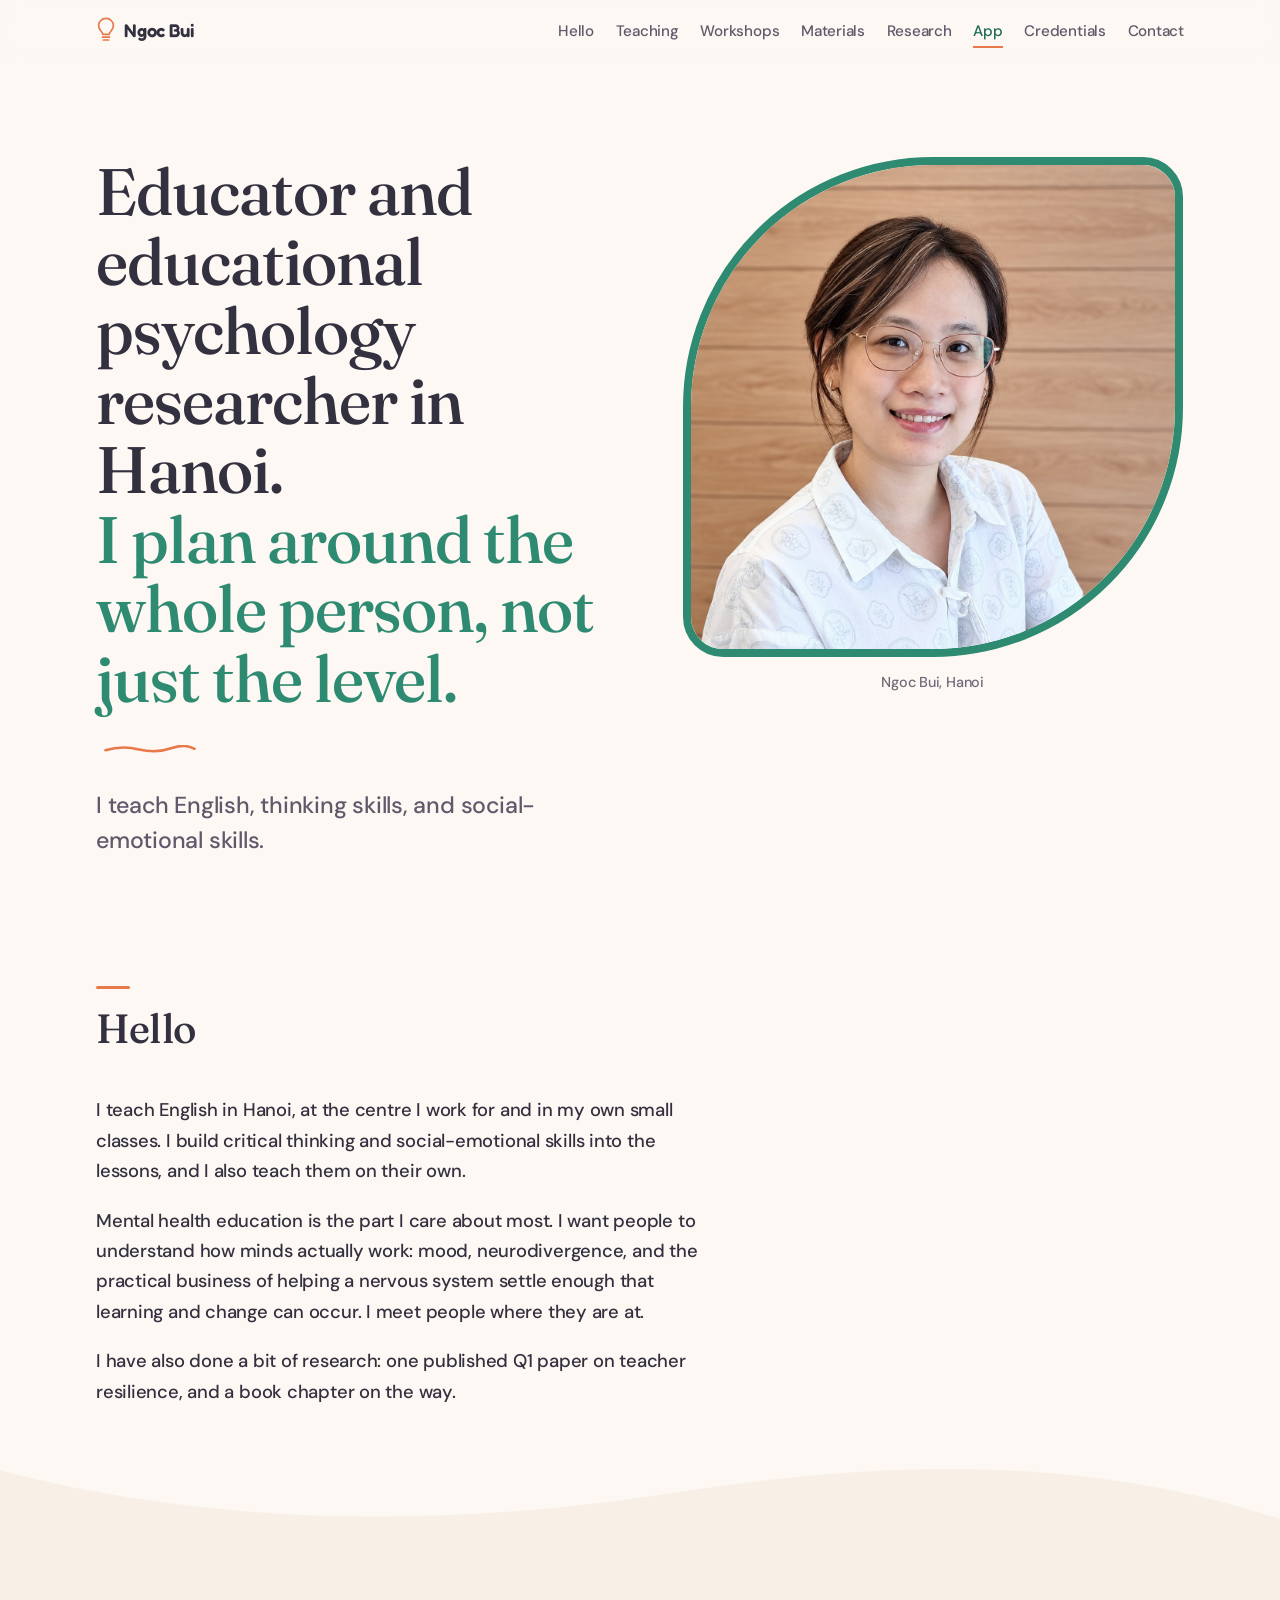
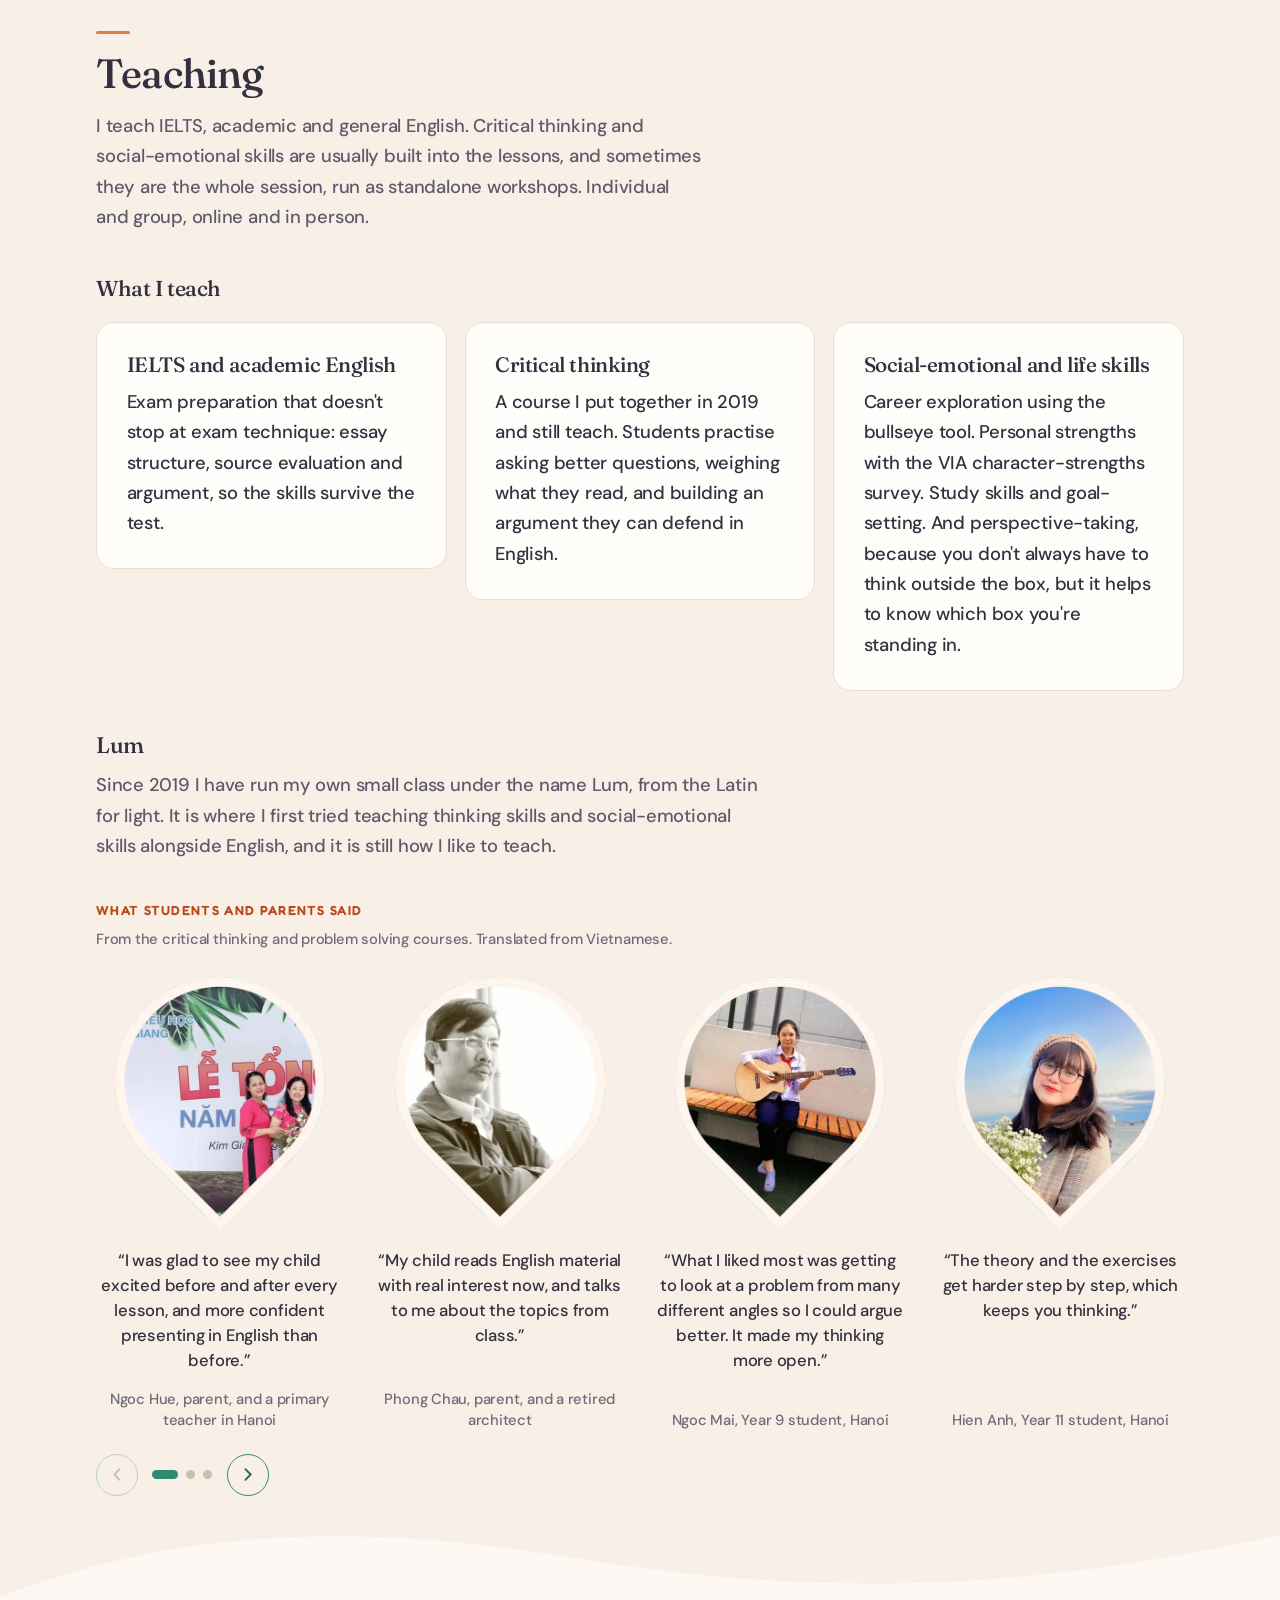
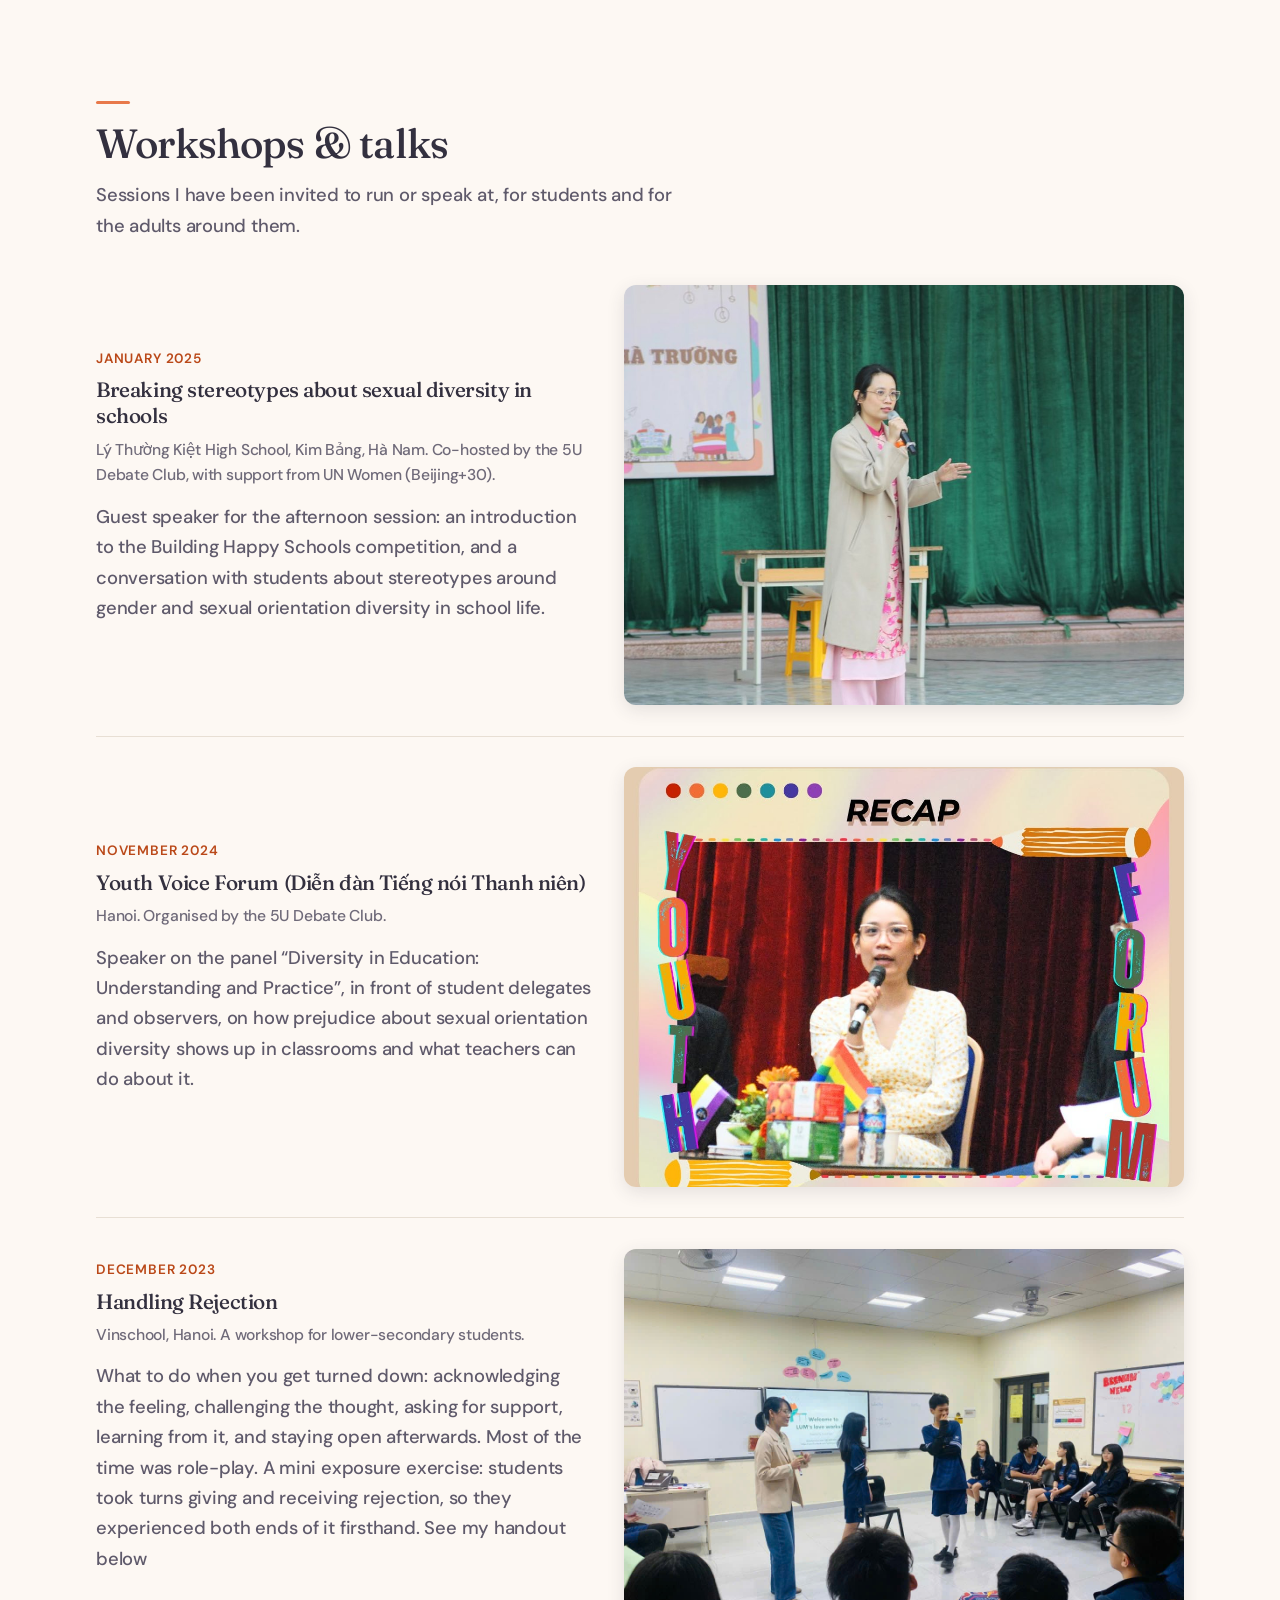
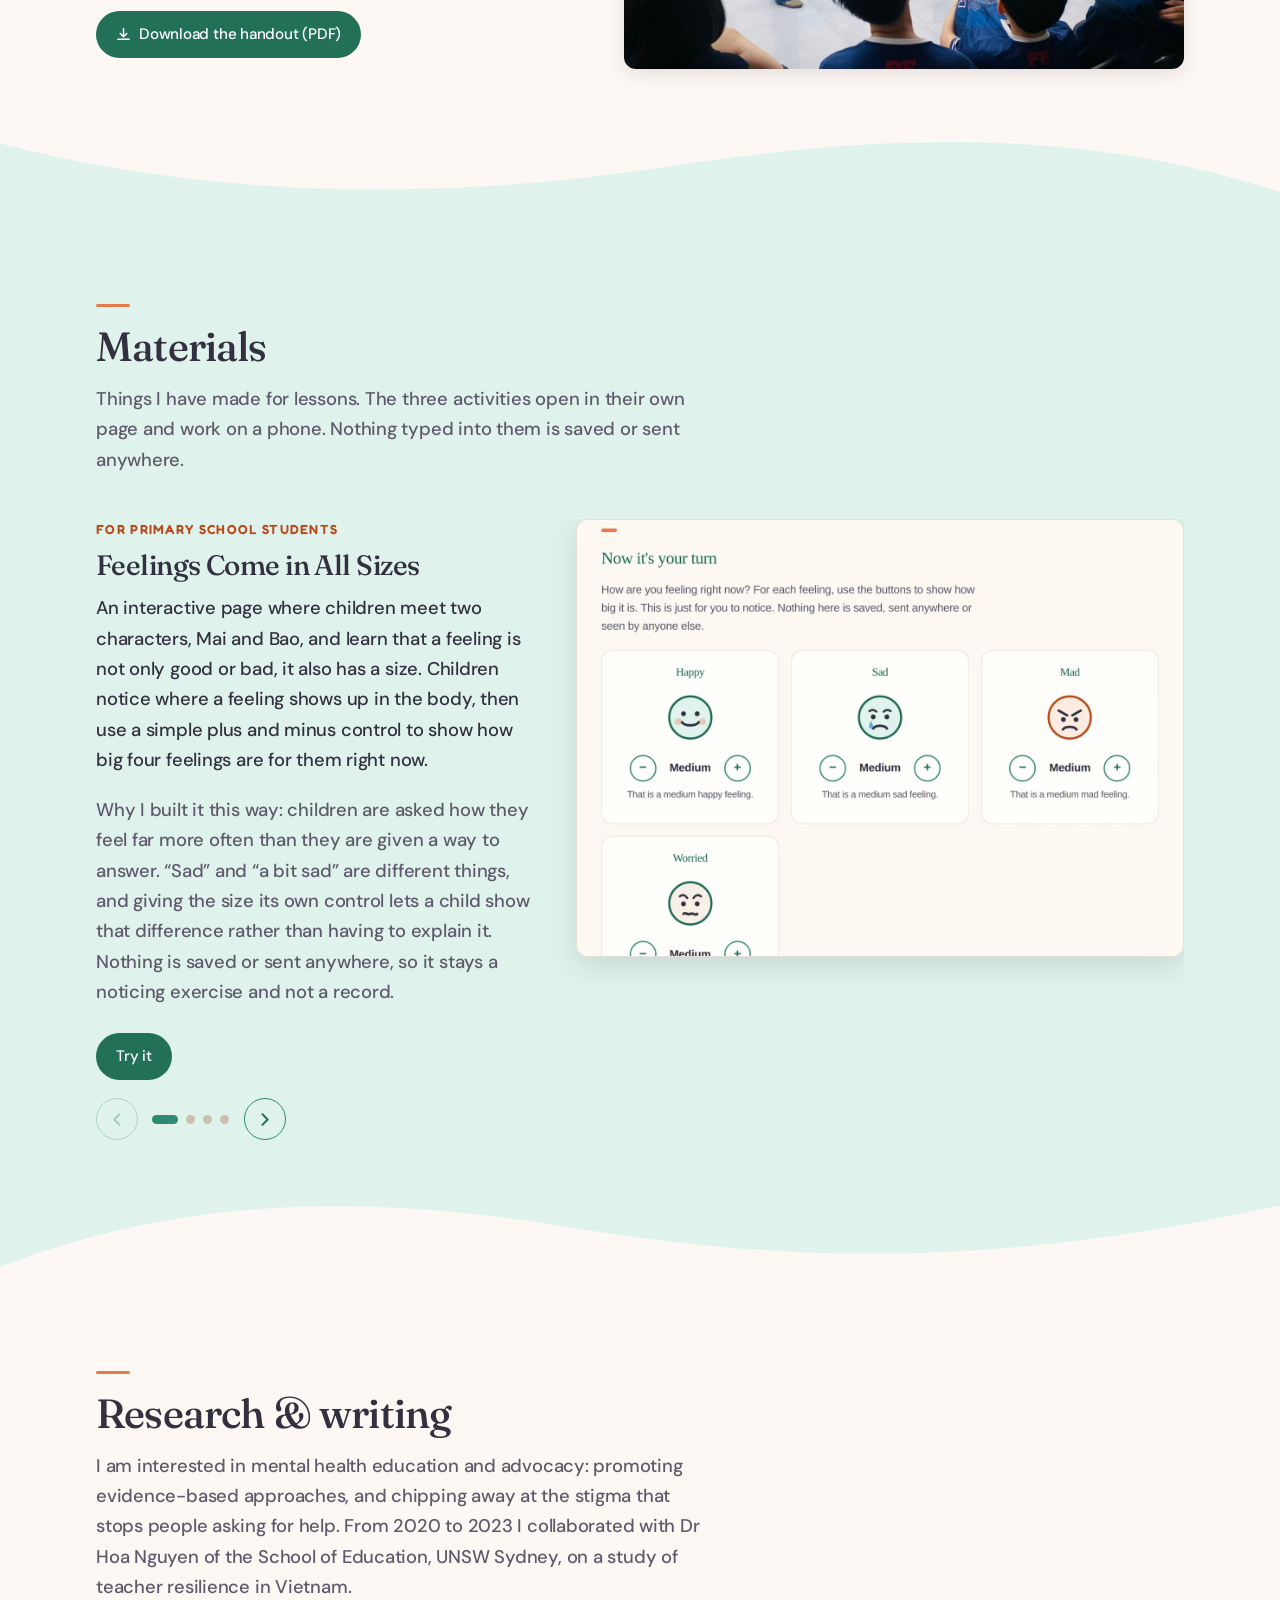
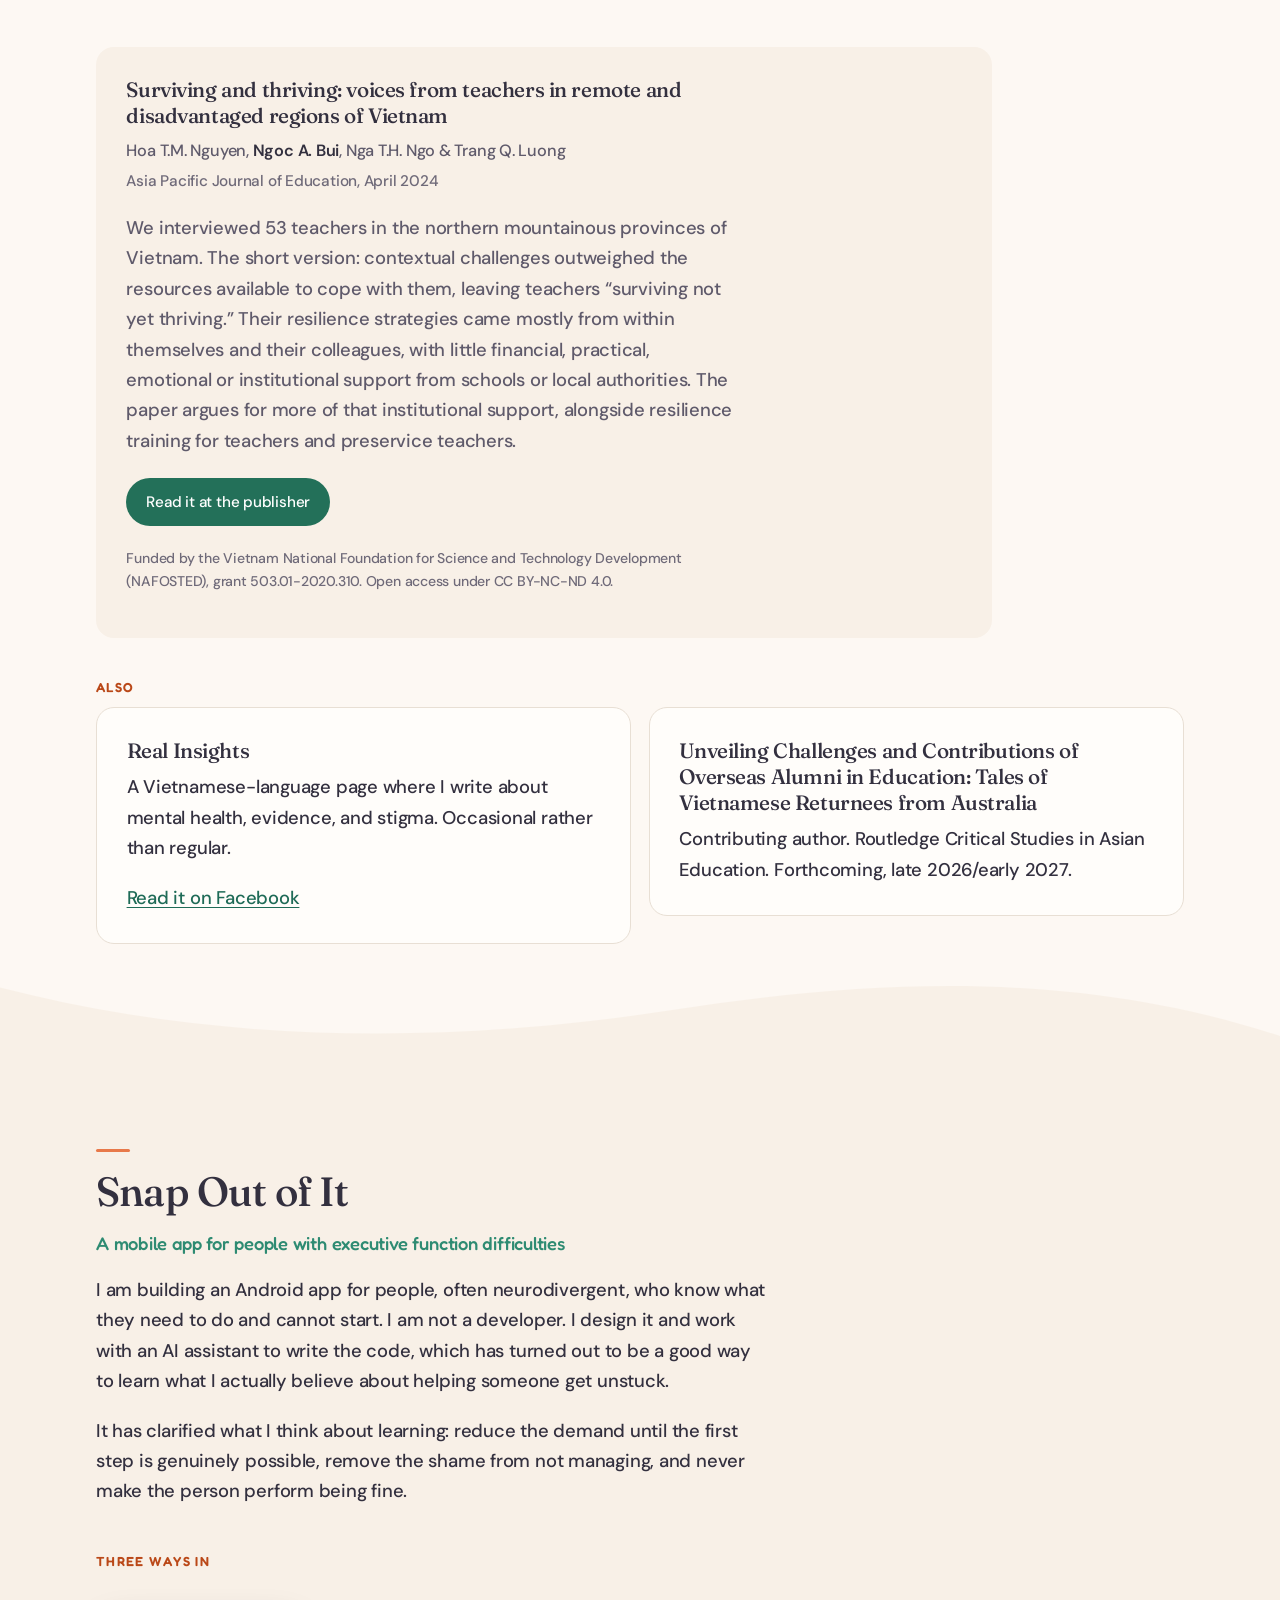
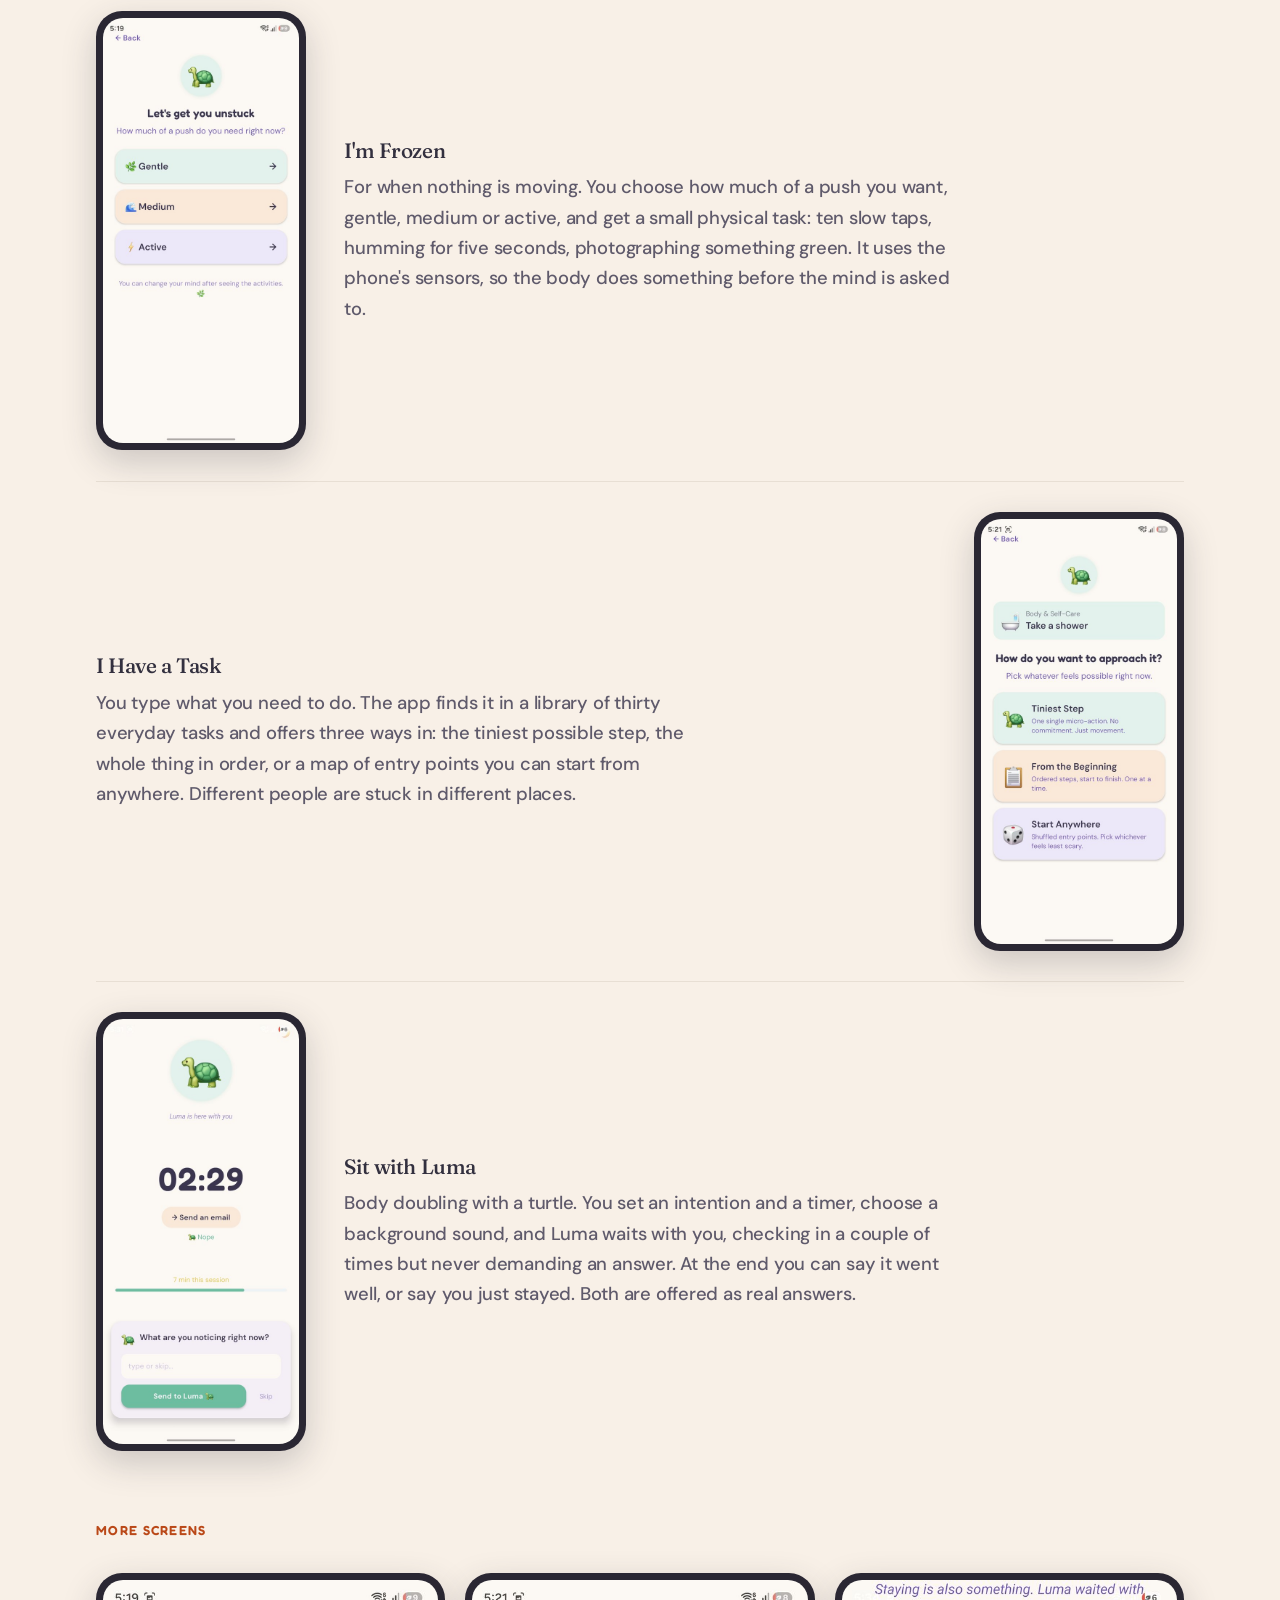
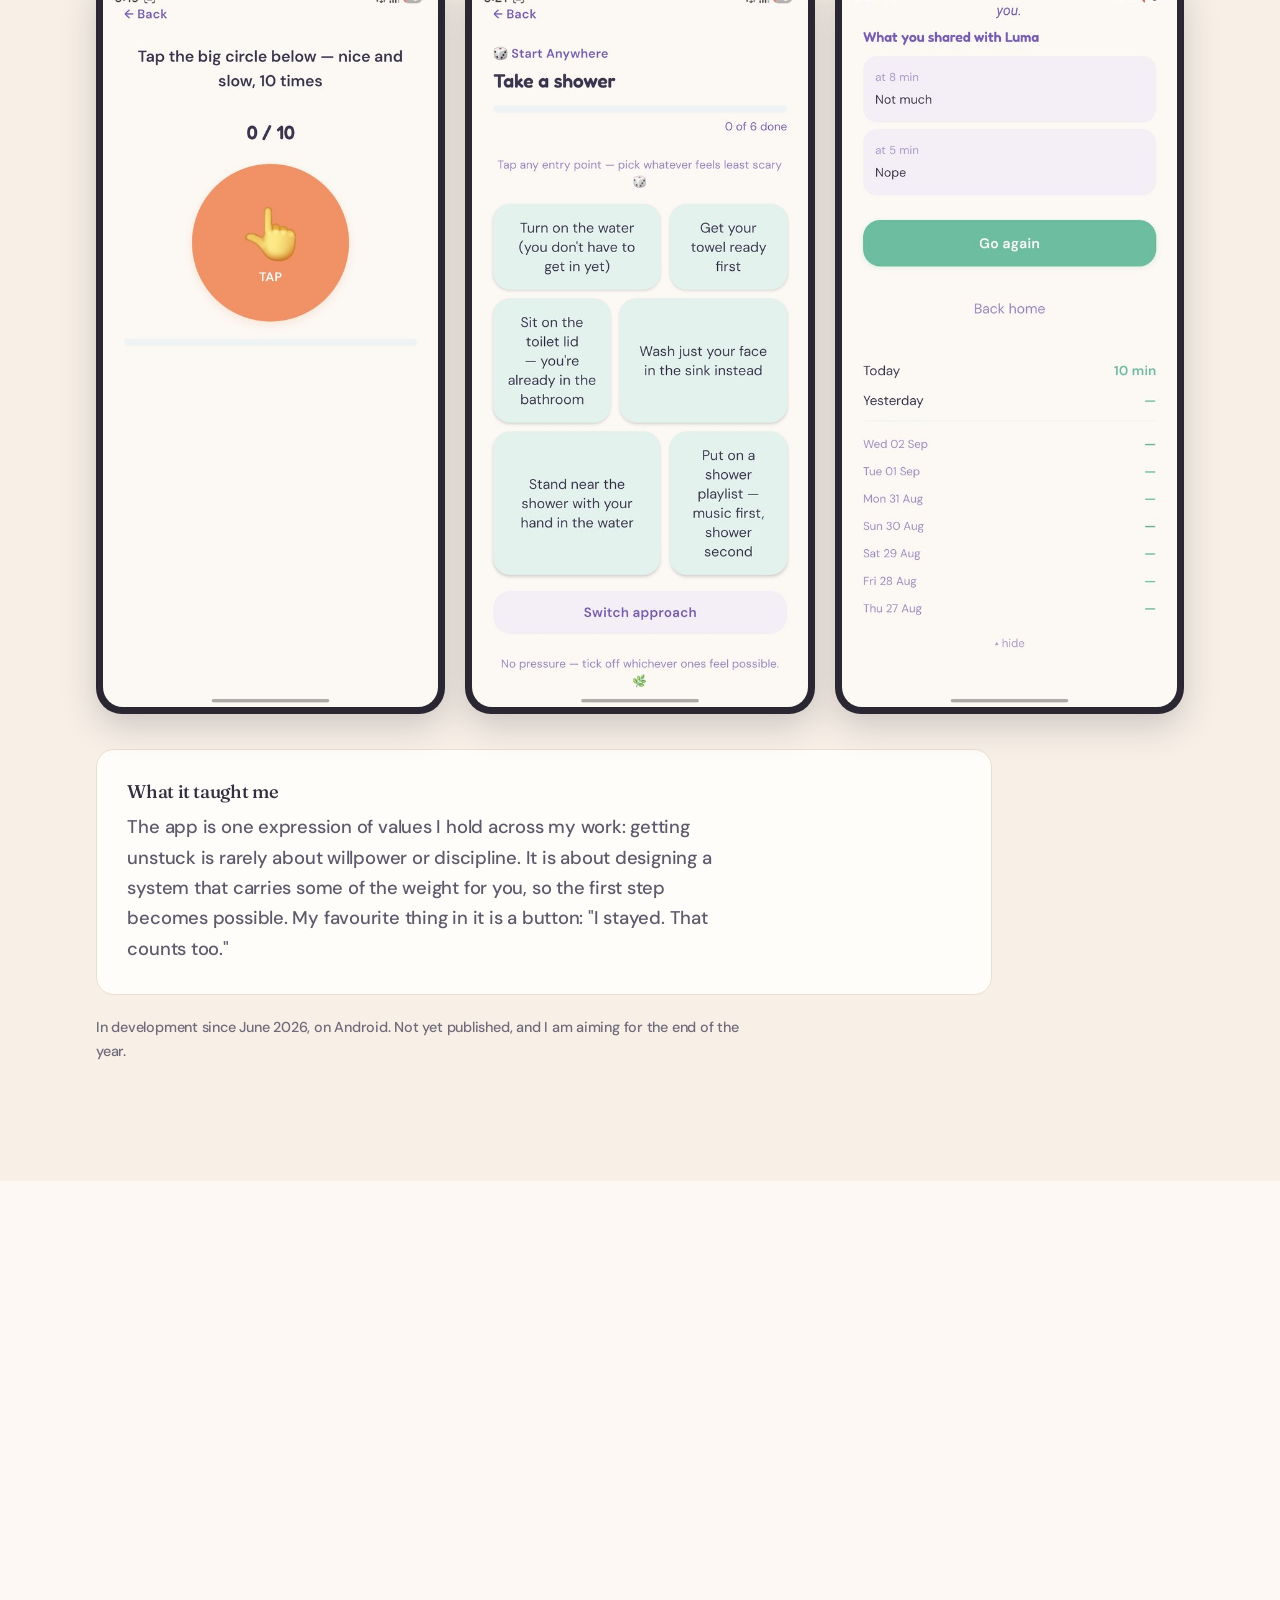
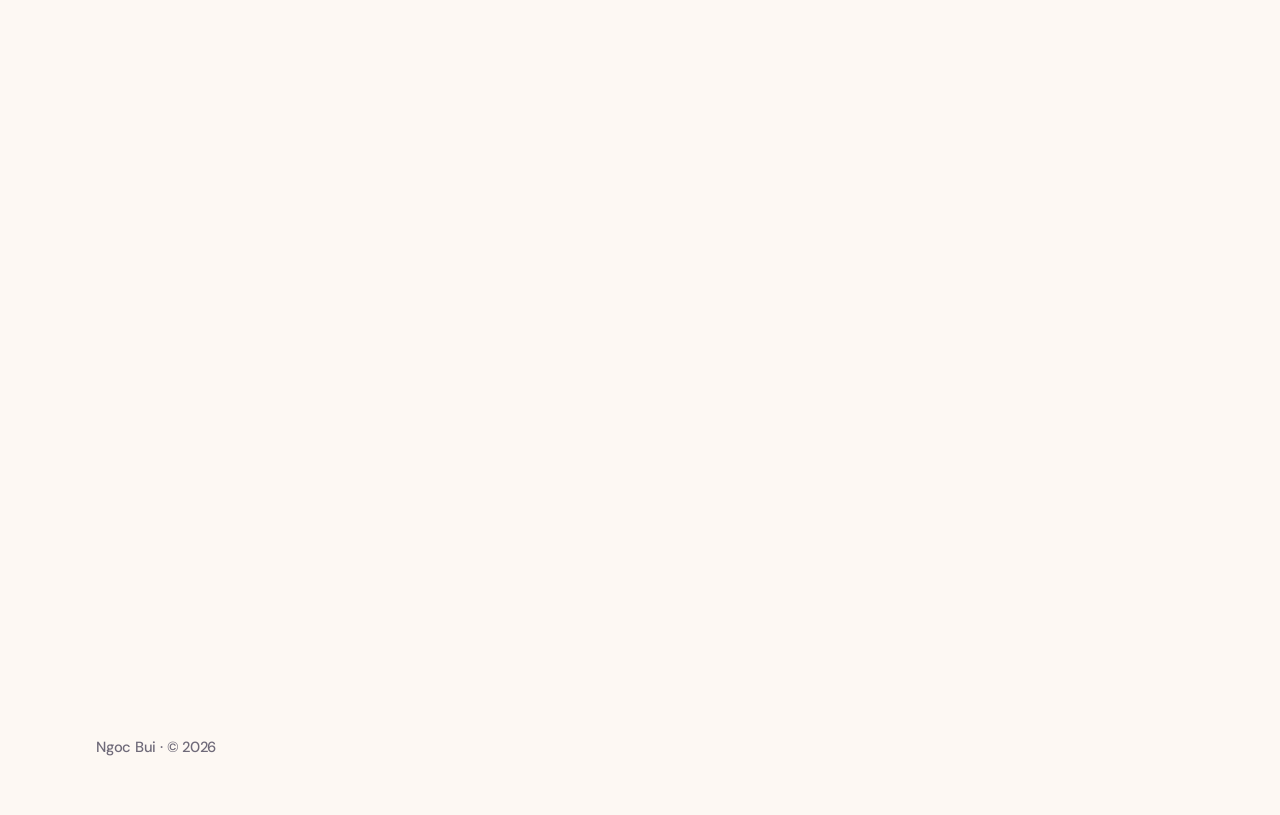
<file: index.html>
<!DOCTYPE html>
<html lang="en">
<head>
<meta charset="utf-8">
<meta name="viewport" content="width=device-width, initial-scale=1">
<title>Ngoc Bui, educator and educational psychology researcher</title>
<meta name="description" content="Ngoc Bui, educator and educational psychology researcher in Hanoi. English, thinking skills and social-emotional skills for teenagers.">
<meta name="author" content="Ngoc Bui">

<meta property="og:type" content="website">
<meta property="og:title" content="Ngoc Bui, educator and educational psychology researcher">
<meta property="og:description" content="I teach English, thinking skills, and social-emotional skills. Hanoi, Vietnam.">
<meta property="og:image" content="images/ngoc.jpg">

<link rel="icon" href="favicon.svg" type="image/svg+xml">
<link rel="preconnect" href="https://fonts.googleapis.com">
<link rel="preconnect" href="https://fonts.gstatic.com" crossorigin>
<link href="https://fonts.googleapis.com/css2?family=Fraunces:opsz,wght@9..144,400;9..144,500;9..144,600&family=Fredoka:wght@400;500;600&family=DM+Sans:ital,opsz,wght@0,9..40,400;0,9..40,500;0,9..40,600;1,9..40,400&display=swap" rel="stylesheet">
<link rel="stylesheet" href="style.css?v=24">
</head>
<body>

<a class="skip" href="#main">Skip to content</a>

<header class="site-head" id="siteHead">
  <div class="wrap">
    <a class="brand" href="#top">
      <svg class="bulb" viewBox="0 0 20 26" aria-hidden="true" fill="none">
        <path d="M10 1.4C5.9 1.4 2.6 4.6 2.6 8.5c0 2.6 1.4 4.5 2.7 6 .9 1 1.5 1.8 1.5 2.8h6.4c0-1 .6-1.8 1.5-2.8 1.3-1.5 2.7-3.4 2.7-6 0-3.9-3.3-7.1-7.4-7.1Z"
              stroke="#E8794A" stroke-width="1.7" stroke-linejoin="round"/>
        <path d="M6.6 20.2h6.8M7.3 23h5.4" stroke="#E8794A" stroke-width="1.7" stroke-linecap="round"/>
      </svg>
      <span id="brandName">Ngoc Bui</span>
    </a>
    <nav aria-label="Sections">
      <ul>
        <li><a href="#hello">Hello</a></li>
        <li><a href="#teaching">Teaching</a></li>
        <li><a href="#talks">Workshops</a></li>
        <li><a href="#materials">Materials</a></li>
        <li><a href="#research">Research</a></li>
        <li><a href="#app">App</a></li>
        <li><a href="#credentials">Credentials</a></li>
        <li><a href="#contact">Contact</a></li>
      </ul>
    </nav>
  </div>
</header>

<main id="main" tabindex="-1">
  <div id="top"></div>

  <!-- ============ HERO ============ -->
  <div class="hero">
    <div class="wrap hero-grid">
      <div>
        <h1>
          <span class="l1" id="heroL1"></span>
          <span class="l2" id="heroL2"></span>
        </h1>
        <svg class="rule" viewBox="0 0 92 8" fill="none" aria-hidden="true">
          <path d="M1.5 5.2C13 1.8 24 1.8 35 4.4c11 2.6 22 2.6 33-1.3s16.5-1.9 22.5.6"
                stroke="currentColor" stroke-width="2.6" stroke-linecap="round"/>
        </svg>
        <p class="sub" id="heroSub"></p>
      </div>

      <div class="portrait">
        <figure>
          <img id="portraitImg" src="images/ngoc.jpg"
               alt="Photograph of Ngoc Bui" decoding="async">
          <figcaption id="portraitCap"></figcaption>
        </figure>
      </div>
    </div>
  </div>

  <!-- ============ HELLO ============ -->
  <section id="hello" class="reveal">
    <div class="wrap">
      <div class="section-head"><h2 id="helloTitle"></h2></div>
      <div id="helloBody"></div>
    </div>
  </section>

  <!-- ============ TEACHING ============ -->
  <section id="teaching" class="reveal wave-top wave-alt">
    <div class="wrap">
      <div class="section-head">
        <h2 id="teachTitle"></h2>
        <p class="intro" id="teachIntro"></p>
      </div>

      <h3 id="teachListTitle" style="font-size:1.35rem;margin-bottom:1.2rem"></h3>
      <div class="grid-2" id="teachList"></div>

      <div style="margin-top:2.6rem">
        <h3 id="lumTitle" style="font-size:1.4rem;margin-bottom:.7rem"></h3>
        <p id="lumBody" style="color:var(--ink-soft)"></p>
        <p class="eyebrow" id="testTitle" style="margin-top:2.4rem"></p>
        <p class="note-line" id="testNote"></p>
        <div class="carousel" id="quotesCarousel">
          <div class="quotes" id="quotes"
               role="group" aria-roledescription="carousel"
               aria-label="What students and parents said" tabindex="0"></div>
          <div class="carousel-nav" id="quotesNav" hidden></div>
        </div>
      </div>
    </div>
  </section>

  <!-- ============ TALKS ============ -->
  <section id="talks" class="reveal wave-top">
    <div class="wrap">
      <div class="section-head">
        <h2 id="talksTitle"></h2>
        <p class="intro" id="talksIntro"></p>
      </div>
      <div id="talksList"></div>
    </div>
  </section>

  <!-- ============ MATERIALS ============ -->
  <section id="materials" class="reveal wave-top wave-alt">
    <div class="wrap">
      <div class="section-head">
        <h2 id="matTitle"></h2>
        <p class="intro" id="matIntro"></p>
      </div>
      <div class="carousel" id="matCarousel">
        <div class="materials" id="matList"
             role="group" aria-roledescription="carousel"
             aria-label="Materials" tabindex="0"></div>
        <div class="carousel-nav" id="matNav" hidden></div>
      </div>
      <p id="matNote" class="note-line"></p>
    </div>
  </section>

  <!-- ============ RESEARCH ============ -->
  <section id="research" class="reveal wave-top">
    <div class="wrap">
      <div class="section-head">
        <h2 id="resTitle"></h2>
        <p class="intro" id="resIntro"></p>
      </div>

      <div class="paper-head">
        <h3 id="paperTitle"></h3>
        <p class="authors" id="paperAuthors"></p>
        <p class="journal" id="paperJournal"></p>
        <p class="paper-summary" id="paperSummary"></p>
        <div class="paper-actions">
          <a class="btn" id="paperDoi" href="#"></a>
        </div>
        <p class="funding" id="funding"></p>
      </div>

      <p class="eyebrow" id="otherTitle" style="margin-top:2.4rem"></p>
      <div id="otherList"></div>
    </div>
  </section>

  <!-- ============ APP ============ -->
  <section id="app" class="reveal wave-top wave-alt">
    <div class="wrap">
      <div class="section-head">
        <h2 id="appTitle"></h2>
        <p class="intro" id="appSubtitle" style="font-family:'Fredoka',sans-serif;color:var(--teal);margin-bottom:1rem"></p>
        <div id="appIntro"></div>
      </div>

      <p class="eyebrow" id="modesTitle"></p>
      <div id="modes"></div>

      <p class="eyebrow" id="galleryTitle" style="margin-top:2.4rem"></p>
      <div class="app-gallery" id="gallery"></div>

      <div class="learned">
        <h3 id="learnedTitle"></h3>
        <p id="learned"></p>
      </div>
      <p class="app-status" id="appStatus"></p>
    </div>
  </section>

  <!-- Any sections you add in content.js appear here -->
  <div id="extraSections"></div>

  <!-- ============ CREDENTIALS ============ -->
  <section id="credentials" class="reveal wave-top">
    <div class="wrap">
      <div class="section-head"><h2 id="credTitle"></h2></div>
      <div class="cred-grid" id="credGrid"></div>
      <p style="margin-top:2rem">
        <a class="btn" id="cvBtn" href="#">
          <svg viewBox="0 0 16 16" fill="none" aria-hidden="true">
            <path d="M8 1.5v9m0 0L4.5 7M8 10.5 11.5 7M2 13h12" stroke="currentColor" stroke-width="1.6" stroke-linecap="round" stroke-linejoin="round"/>
          </svg>
          <span id="cvLabel"></span>
        </a>
      </p>
    </div>
  </section>

  <!-- ============ CONTACT ============ -->
  <section id="contact" class="reveal wave-top wave-alt">
    <div class="wrap">
      <div class="contact-card">
        <h2 id="contactTitle"></h2>
        <p id="contactBody"></p>
        <a class="email-link" id="emailLink" href="#"></a>
        <div class="contact-links" id="contactLinks"></div>
        <p class="availability" id="availability"></p>
      </div>
    </div>
  </section>
</main>

<footer>
  <div class="wrap"><span id="footerText"></span></div>
</footer>

<script src="content.js?v=24"></script>
<script src="main.js?v=24"></script>

<!-- Edit mode: loads only when the address ends with ?edit -->
<script>
if (location.search.indexOf("edit") !== -1) {
  var e = document.createElement("script");
  e.src = "edit.js?v=1";
  document.body.appendChild(e);
}
</script>

<!-- If content.js has a typo it cannot load at all, and the page would other-
     wise go silently blank. This shows what is wrong instead. -->
<script>
(function () {
  if (typeof CONTENT !== "undefined") return;
  var d = document.createElement("div");
  d.setAttribute("style",
    "position:fixed;inset:0;z-index:9999;display:flex;align-items:center;" +
    "justify-content:center;background:#FDF8F3;padding:2rem;" +
    "font-family:system-ui,sans-serif;color:#33303F");
  d.innerHTML =
    '<div style="max-width:34rem;line-height:1.6">' +
    '<h1 style="font-size:1.4rem;margin:0 0 .8rem">content.js has a typo</h1>' +
    '<p style="margin:0 0 .8rem">The page is blank because the content file could not be read. ' +
    'It is almost always one of these, in the line you edited last:</p>' +
    '<ul style="margin:0 0 .8rem;padding-left:1.2rem">' +
    '<li>a straight double quote <b>"</b> inside the text (use the curly ' +
    '<b>&ldquo; &rdquo;</b> instead, or put a backslash before it)</li>' +
    '<li>a missing comma at the end of a line</li>' +
    '<li>a deleted quote mark or brace</li></ul>' +
    '<p style="margin:0">Press <b>F12</b> and open <b>Console</b>: the red message names the exact line.</p>' +
    '</div>';
  document.body.appendChild(d);
})();
</script>
</body>
</html>
</file>
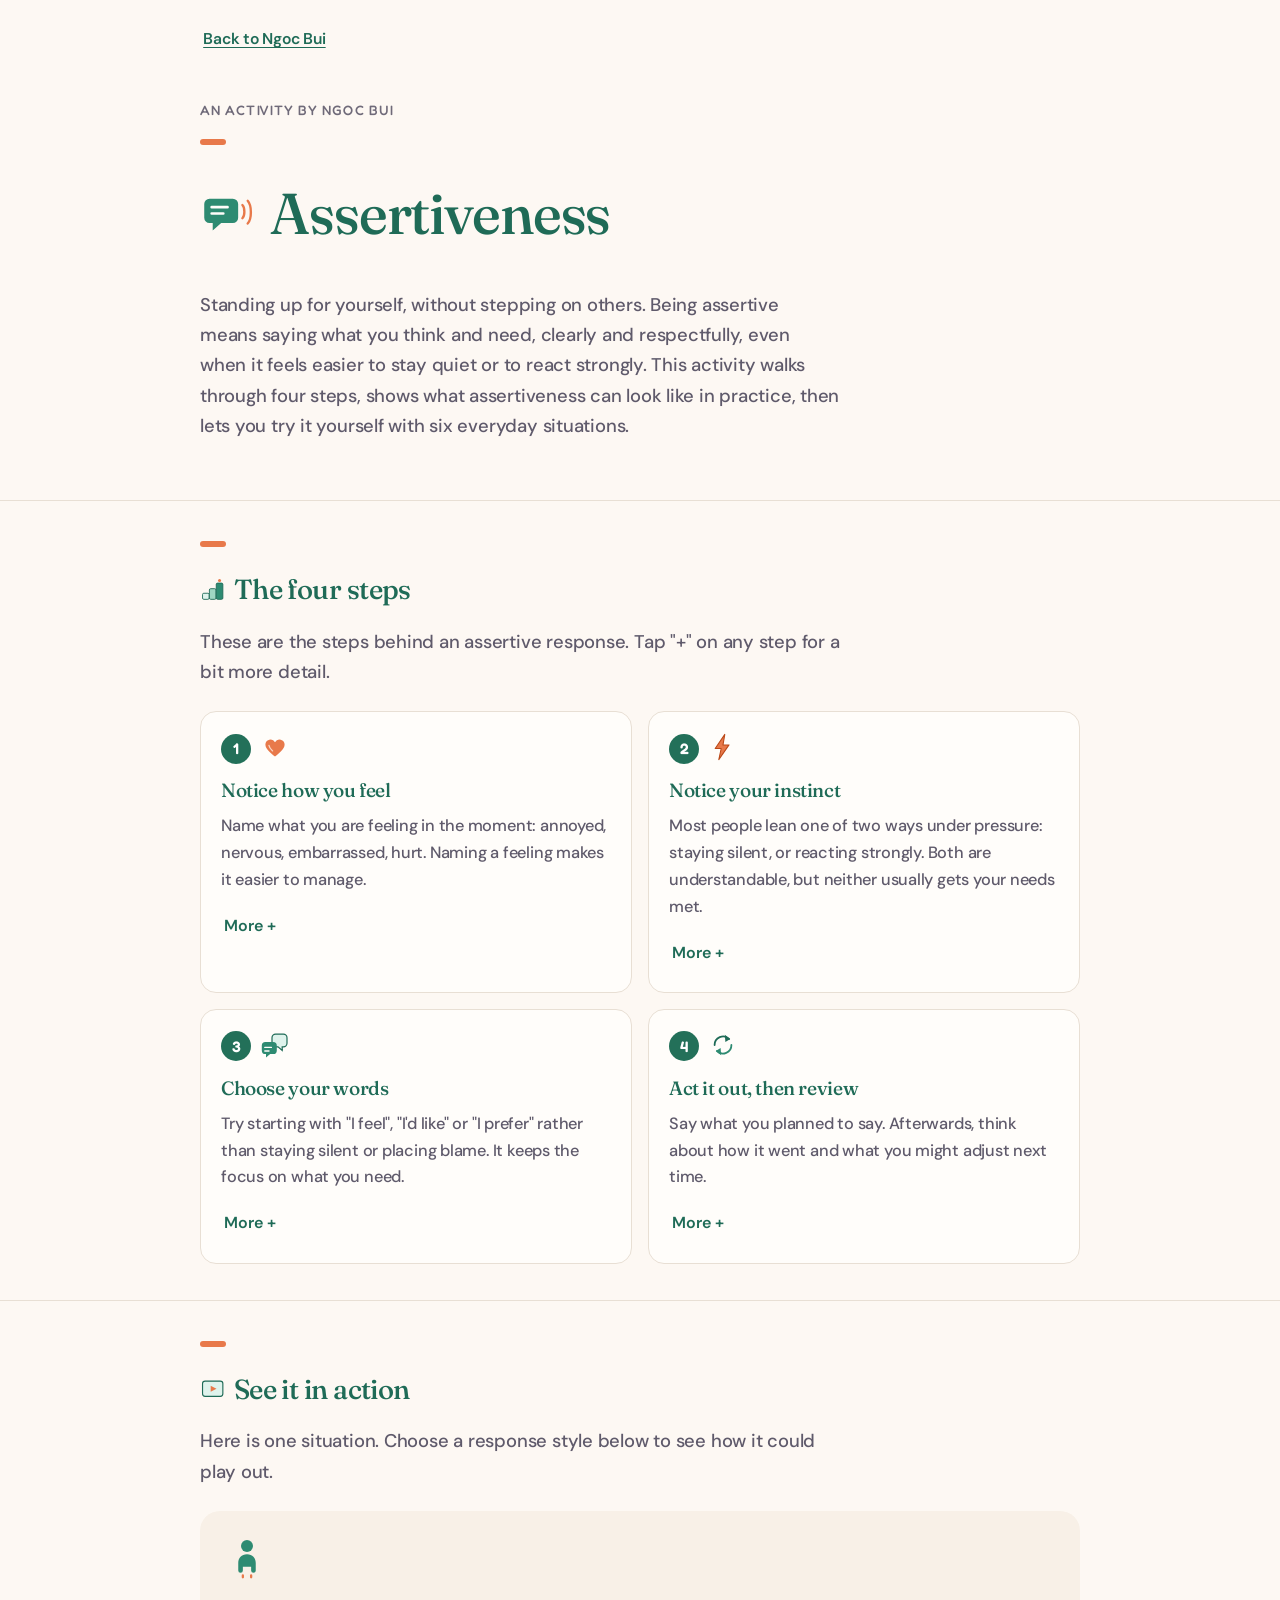
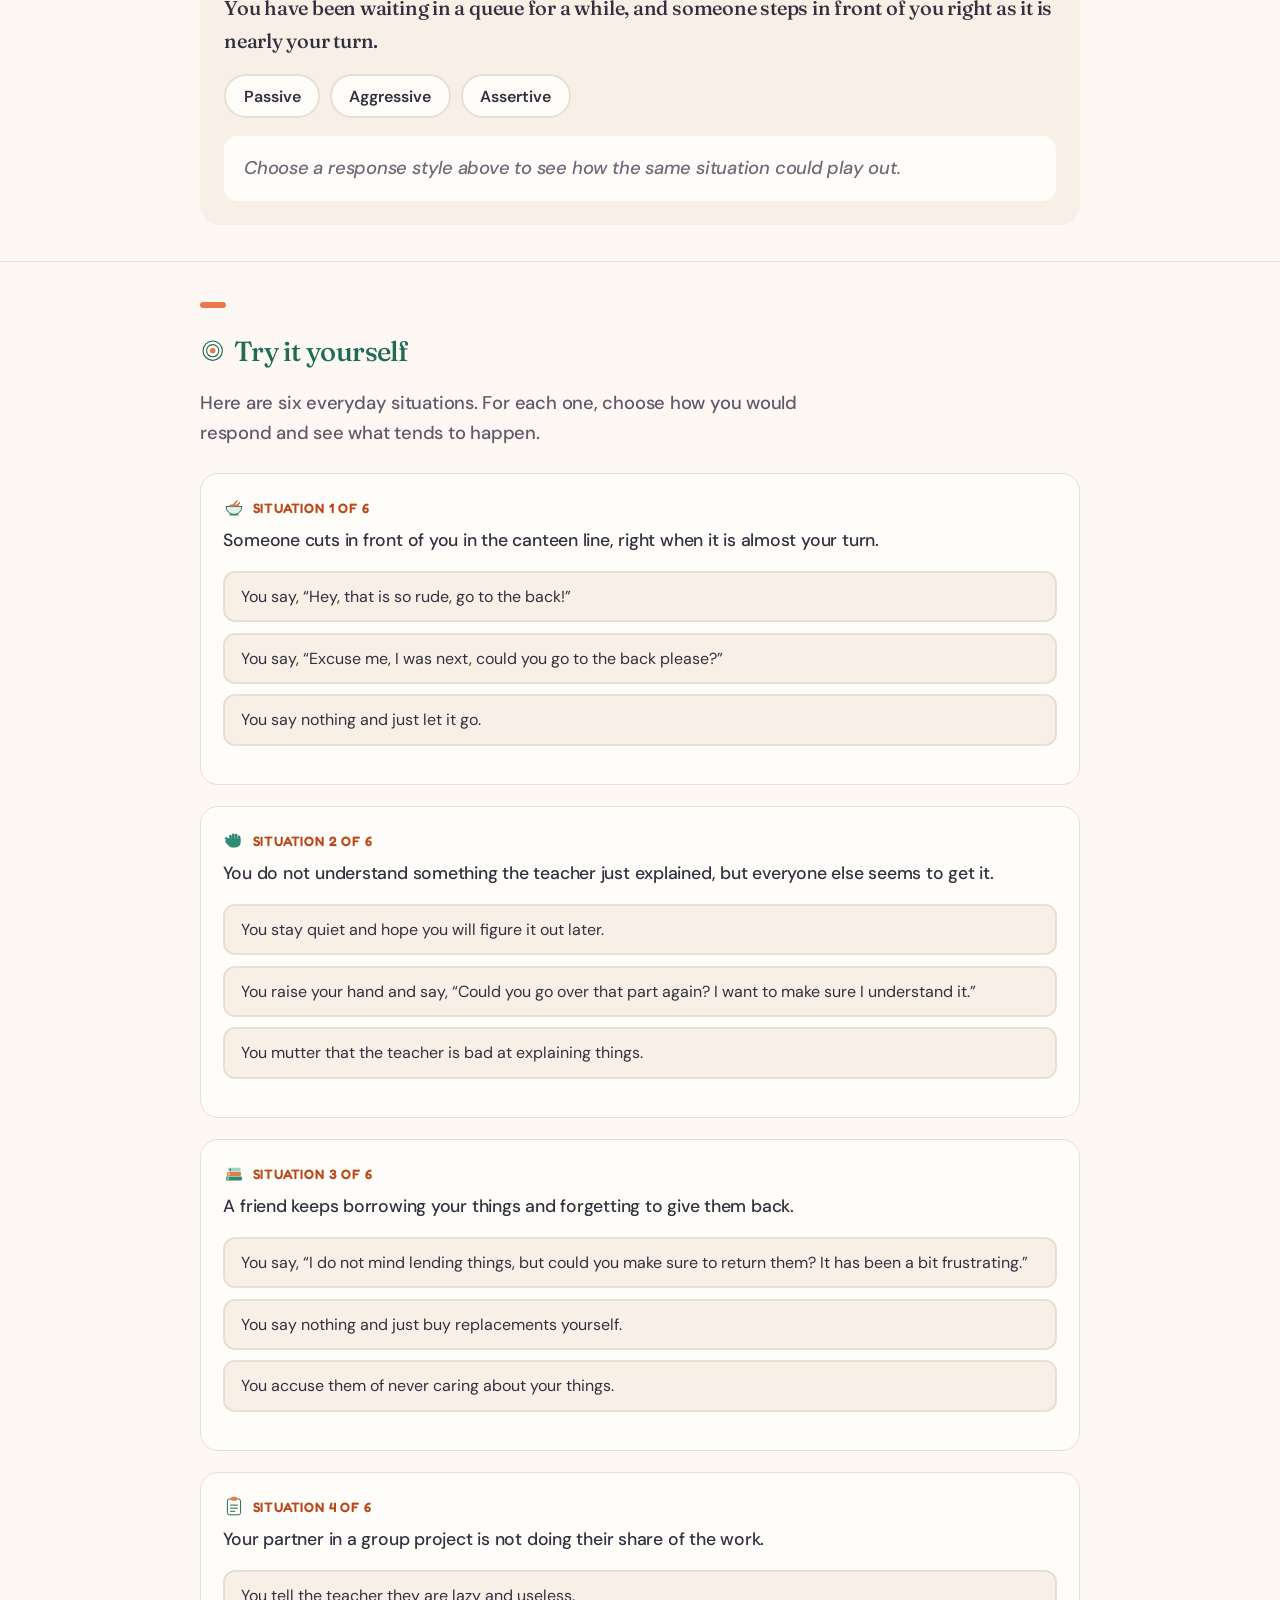
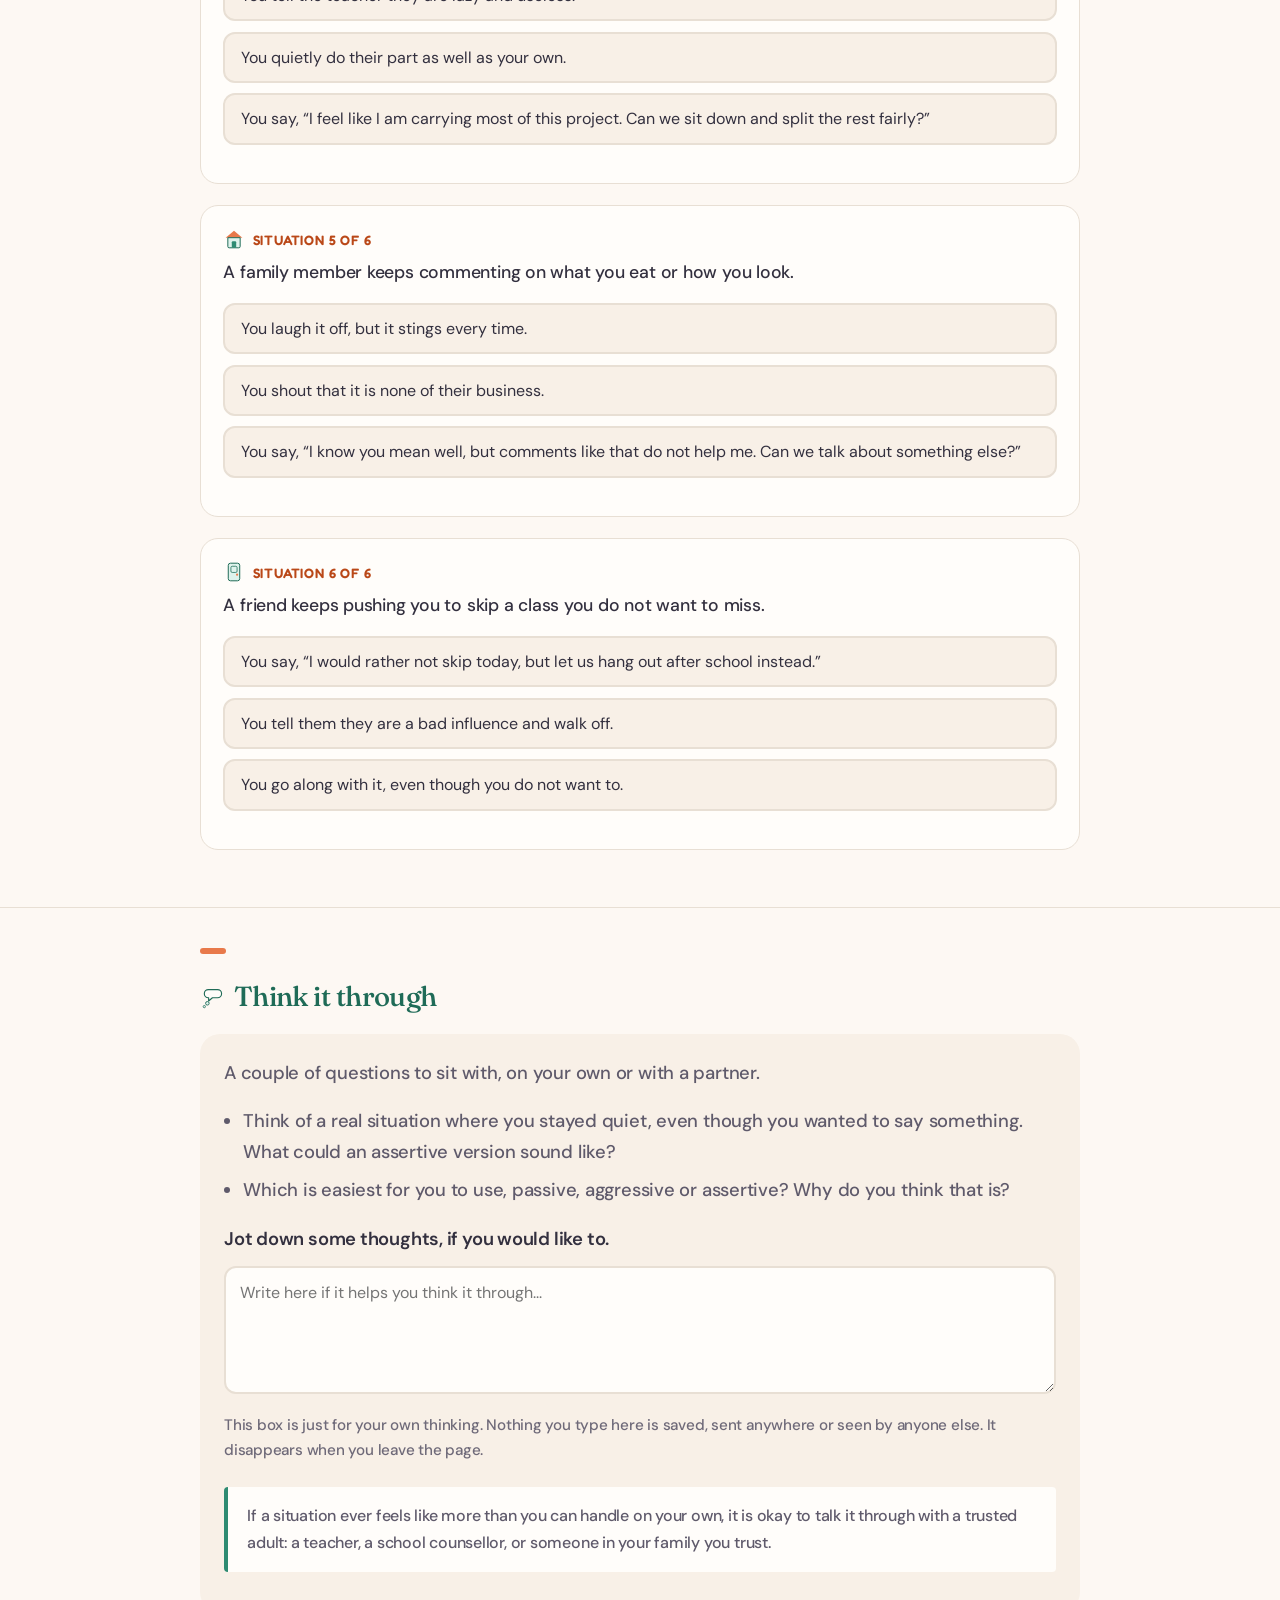
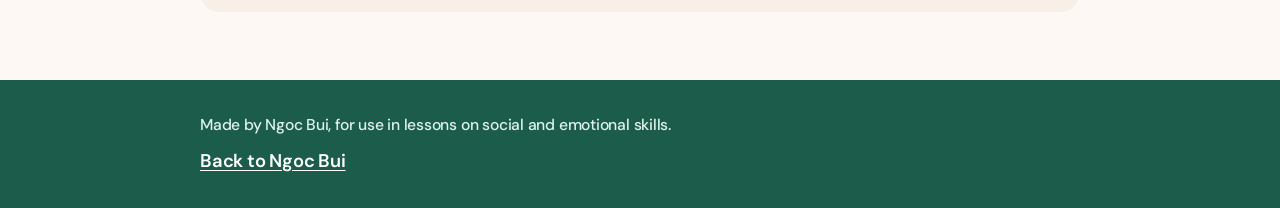
<file: materials/assertiveness.html>
<!DOCTYPE html>
<html lang="en">
<head>
<meta charset="UTF-8">
<meta name="viewport" content="width=device-width, initial-scale=1.0">
<title>Assertiveness Skills Activity</title>
<link rel="preconnect" href="https://fonts.googleapis.com">
<link rel="preconnect" href="https://fonts.gstatic.com" crossorigin>
<link href="https://fonts.googleapis.com/css2?family=Fraunces:opsz,wght@9..144,400;9..144,500;9..144,600&family=Fredoka:wght@400;500;600&family=DM+Sans:ital,opsz,wght@0,9..40,400;0,9..40,500;0,9..40,600&display=swap" rel="stylesheet">
<style>
  :root {
    --cream:          #FDF8F3;
    --cream-warm:     #F8F0E7;
    --card:           #FFFDFA;
    --mint:           #DFF3EC;
    --ink:            #33303F;
    --ink-soft:       #5F5A6B;
    --ink-faint:      #6F6A79;
    --teal:           #2E8B72;
    --teal-deep:      #1F6B57;
    --teal-btn:       #237059;
    --teal-dark:      #1B5C4A;
    --tangerine:      #E8794A;
    --tangerine-text: #BA4818;
    --line:           #E8DFD4;
    --prose: 40rem;
  }

  * { box-sizing: border-box; }

  html { -webkit-text-size-adjust: 100%; }

  body {
    margin: 0;
    background: var(--cream);
    color: var(--ink);
    font-family: "DM Sans", -apple-system, BlinkMacSystemFont, "Segoe UI", sans-serif;
    font-weight: 500;
    font-size: 1.15rem;
    line-height: 1.65;
    letter-spacing: -0.012em;
    overflow-x: hidden;
  }

  h1, h2, h3 {
    font-family: "Fraunces", Georgia, serif;
    font-weight: 500;
    letter-spacing: -0.02em;
    color: var(--teal-deep);
    margin: 0 0 0.5em 0;
  }

  p { margin: 0 0 1em 0; }

  a {
    color: var(--teal-deep);
    text-underline-offset: 3px;
  }

  .eyebrow {
    font-family: "Fredoka", "DM Sans", sans-serif;
    font-weight: 500;
    text-transform: uppercase;
    letter-spacing: 0.08em;
    font-size: 0.85rem;
    color: var(--ink-faint);
  }

  button {
    font-family: inherit;
    font-size: 1rem;
    cursor: pointer;
  }

  :focus-visible {
    outline: 3px solid #237059;
    outline-offset: 3px;
  }

  .sr-only {
    position: absolute;
    width: 1px;
    height: 1px;
    padding: 0;
    margin: -1px;
    overflow: hidden;
    clip: rect(0, 0, 0, 0);
    white-space: nowrap;
    border: 0;
  }

  .tick {
    display: inline-block;
    width: 26px;
    height: 6px;
    border-radius: 4px;
    background: var(--tangerine);
    margin-bottom: 0.6em;
  }

  .heading-emoji {
    display: inline-block;
    width: 0.92em; height: 0.92em;
    margin-right: 0.3em;
    vertical-align: -0.1em;
  }

  .step-emoji {
    width: 30px; height: 30px;
    margin-left: 0.55rem;
    vertical-align: -0.5rem;
  }

  .situation-emoji {
    width: 46px; height: 46px;
    display: block;
    margin-bottom: 0.6rem;
  }

  .scenario-emoji {
    width: 22px; height: 22px;
    margin-right: 0.45rem;
    vertical-align: -0.35em;
  }

  /* Layout */
  .wrap {
    max-width: 920px;
    margin: 0 auto;
    padding: 0 1.25rem;
  }

  header.top {
    padding: 1.25rem 0 0.5rem 0;
  }

  .back-link {
    display: inline-block;
    font-weight: 600;
    font-size: 0.98rem;
    padding: 0.4rem 0.2rem;
  }

  .hero {
    padding: 2rem 0 2.5rem 0;
  }

  .hero .eyebrow { margin-bottom: 0.9rem; }

  .hero h1 {
    font-size: clamp(2.4rem, 9vw, 3.6rem);
  }

  .hero .lede {
    max-width: var(--prose);
    color: var(--ink-soft);
    font-size: 1.15rem;
  }

  section {
    padding: 2.25rem 0;
    border-top: 1px solid var(--line);
  }

  section .intro {
    max-width: var(--prose);
    color: var(--ink-soft);
    margin-bottom: 1.5rem;
  }

  /* Step cards */
  .steps {
    display: grid;
    grid-template-columns: 1fr;
    gap: 1rem;
  }

  @media (min-width: 640px) {
    .steps { grid-template-columns: 1fr 1fr; }
  }

  .step-card {
    background: var(--card);
    border: 1px solid var(--line);
    border-radius: 16px;
    padding: 1.25rem 1.25rem 1.1rem 1.25rem;
  }

  .step-num {
    font-family: "Fredoka", sans-serif;
    font-weight: 600;
    font-size: 0.95rem;
    color: #fff;
    background: var(--teal);
    width: 30px;
    height: 30px;
    border-radius: 50%;
    display: inline-flex;
    align-items: center;
    justify-content: center;
    margin-bottom: 0.7rem;
    background: var(--teal-btn);
  }

  .step-card h3 {
    font-size: 1.2rem;
    margin-bottom: 0.4rem;
  }

  .step-card p {
    color: var(--ink-soft);
    font-size: 1.02rem;
    margin-bottom: 0.6rem;
  }

  .more-btn {
    background: transparent;
    border: none;
    color: var(--teal-deep);
    font-weight: 600;
    padding: 0.5rem 0.2rem;
    min-height: 44px;
    text-align: left;
  }

  .more-btn::after {
    content: " +";
  }

  .more-btn[aria-expanded="true"]::after {
    content: " \2212";
  }

  .step-detail {
    color: var(--ink-soft);
    font-size: 0.98rem;
    padding-top: 0.3rem;
  }

  .step-detail[hidden] { display: none; }

  /* Modelled example */
  .model-box {
    background: var(--cream-warm);
    border-radius: 20px;
    padding: 1.5rem;
  }

  .model-situation {
    font-family: "Fraunces", Georgia, serif;
    font-size: 1.25rem;
    color: var(--ink);
    margin-bottom: 1.1rem;
  }

  .tab-row {
    display: flex;
    flex-wrap: wrap;
    gap: 0.6rem;
    margin-bottom: 1.1rem;
  }

  .tab-btn {
    background: var(--card);
    border: 2px solid var(--line);
    border-radius: 999px;
    padding: 0.6rem 1.1rem;
    min-height: 44px;
    font-weight: 600;
    color: var(--ink);
  }

  .tab-btn[aria-pressed="true"] {
    background: var(--teal-btn);
    border-color: var(--teal-btn);
    color: #fff;
  }

  .tab-btn[aria-pressed="true"]::before {
    content: "\2713 ";
  }

  .model-panel {
    background: var(--card);
    border-radius: 14px;
    padding: 1.1rem 1.25rem;
    min-height: 3.5rem;
    color: var(--ink-soft);
  }

  .model-panel.placeholder {
    font-style: italic;
    color: var(--ink-faint);
  }

  /* Scenario cards */
  .scenario-card {
    background: var(--card);
    border: 1px solid var(--line);
    border-radius: 18px;
    padding: 1.4rem;
    margin-bottom: 1.3rem;
  }

  .scenario-num {
    font-family: "Fredoka", sans-serif;
    font-weight: 600;
    font-size: 0.85rem;
    text-transform: uppercase;
    letter-spacing: 0.06em;
    color: var(--tangerine-text);
    margin-bottom: 0.4rem;
  }

  .scenario-situation {
    font-size: 1.1rem;
    margin-bottom: 1rem;
  }

  .option-list {
    display: flex;
    flex-direction: column;
    gap: 0.65rem;
    list-style: none;
    margin: 0 0 1rem 0;
    padding: 0;
  }

  .option-btn {
    width: 100%;
    text-align: left;
    background: var(--cream-warm);
    border: 2px solid var(--line);
    border-radius: 12px;
    padding: 0.75rem 1rem;
    min-height: 44px;
    color: var(--ink);
    font-size: 1rem;
    line-height: 1.45;
  }

  .option-btn[aria-pressed="true"] {
    border-color: var(--teal);
    background: var(--mint);
  }

  .option-btn[aria-pressed="true"]::before {
    content: "\2713 ";
    font-weight: 700;
    color: var(--teal-deep);
  }

  .feedback {
    border-radius: 12px;
    padding: 1rem 1.1rem;
    background: var(--mint);
  }

  .feedback[hidden] { display: none; }

  .feedback-label {
    font-family: "Fredoka", sans-serif;
    font-weight: 600;
    text-transform: uppercase;
    letter-spacing: 0.05em;
    font-size: 0.85rem;
    margin-bottom: 0.35rem;
  }

  .feedback-label.passive { color: var(--ink-soft); }
  .feedback-label.aggressive { color: var(--tangerine-text); }
  .feedback-label.assertive { color: var(--teal-deep); }

  .feedback p {
    margin: 0;
    color: var(--ink);
    font-size: 1rem;
  }

  /* Reflection */
  .reflect-box {
    background: var(--cream-warm);
    border-radius: 20px;
    padding: 1.5rem;
  }

  .reflect-box ul {
    padding-left: 1.2rem;
    color: var(--ink-soft);
  }

  .reflect-box li { margin-bottom: 0.5rem; }

  textarea {
    width: 100%;
    min-height: 8rem;
    margin-top: 0.75rem;
    padding: 0.9rem;
    border-radius: 12px;
    border: 2px solid var(--line);
    background: var(--card);
    font-family: inherit;
    font-size: 1rem;
    color: var(--ink);
    resize: vertical;
  }

  .privacy-note {
    font-size: 0.95rem;
    color: var(--ink-faint);
    margin-top: 0.6rem;
  }

  .calm-note {
    margin-top: 1.5rem;
    padding: 1rem 1.2rem;
    background: var(--card);
    border-left: 4px solid var(--teal);
    border-radius: 4px;
    color: var(--ink-soft);
    font-size: 1rem;
  }

  /* Footer */
  footer {
    background: var(--teal-dark);
    color: #fff;
    margin-top: 2rem;
    padding: 2rem 0;
  }

  footer .wrap {
    display: flex;
    flex-direction: column;
    gap: 0.5rem;
  }

  footer a {
    color: #fff;
    font-weight: 600;
  }

  footer p {
    margin: 0;
    color: var(--mint);
    font-size: 0.98rem;
  }


  /* ---- icons -----------------------------------------------------------
     Drawn in the site palette rather than emoji, so they look the same on
     every device and stay sharp at any size. -------------------------- */
  .icon { display: inline-block; width: 1em; height: 1em; vertical-align: -0.14em; }
  .icon-lg { width: 100%; height: 100%; display: block; }

  @media (prefers-reduced-motion: reduce) {
    * {
      animation: none !important;
      transition: none !important;
    }
  }
</style>
</head>
<body>

<svg xmlns="http://www.w3.org/2000/svg" width="0" height="0" style="position:absolute" aria-hidden="true" focusable="false"><defs>

<symbol id="i-happy" viewBox="0 0 100 100">
  <circle cx="50" cy="50" r="40" fill="#DFF3EC" stroke="#1F6B57" stroke-width="4"/>
  <circle cx="27" cy="58" r="6.5" fill="#E8794A" opacity=".32"/>
  <circle cx="73" cy="58" r="6.5" fill="#E8794A" opacity=".32"/>
  <circle cx="37" cy="43" r="4.6" fill="#33303F"/><circle cx="63" cy="43" r="4.6" fill="#33303F"/>
  <path d="M34 59c5 8 27 8 32 0" fill="none" stroke="#33303F" stroke-width="4.6" stroke-linecap="round"/>
</symbol>

<symbol id="i-sad" viewBox="0 0 100 100">
  <circle cx="50" cy="50" r="40" fill="#DFF3EC" stroke="#1F6B57" stroke-width="4"/>
  <path d="M30 38c4-3 9-3 13 1M70 38c-4-3-9-3-13 1" fill="none" stroke="#33303F" stroke-width="4" stroke-linecap="round"/>
  <circle cx="37" cy="49" r="4.6" fill="#33303F"/><circle cx="63" cy="49" r="4.6" fill="#33303F"/>
  <path d="M37 71c4-7 22-7 26 0" fill="none" stroke="#33303F" stroke-width="4.6" stroke-linecap="round"/>
  <path d="M33 56c-2 6-4 8-4 11a4 4 0 0 0 8 0c0-3-2-5-4-11Z" fill="#5FA8DC"/>
</symbol>

<symbol id="i-mad" viewBox="0 0 100 100">
  <circle cx="50" cy="50" r="40" fill="#FCEBE1" stroke="#BA4818" stroke-width="4"/>
  <path d="M29 37 45 46M71 37 55 46" fill="none" stroke="#33303F" stroke-width="4.6" stroke-linecap="round"/>
  <circle cx="38" cy="54" r="4.6" fill="#33303F"/><circle cx="62" cy="54" r="4.6" fill="#33303F"/>
  <path d="M37 73c4-7 22-7 26 0" fill="none" stroke="#33303F" stroke-width="4.6" stroke-linecap="round"/>
</symbol>

<symbol id="i-worried" viewBox="0 0 100 100">
  <circle cx="50" cy="50" r="40" fill="#F8F0E7" stroke="#1F6B57" stroke-width="4"/>
  <path d="M30 37c5-5 11-2 14 3M70 37c-5-5-11-2-14 3" fill="none" stroke="#33303F" stroke-width="4" stroke-linecap="round"/>
  <circle cx="37" cy="51" r="4.6" fill="#33303F"/><circle cx="63" cy="51" r="4.6" fill="#33303F"/>
  <path d="M37 70c4-4 8 3 13 0s9 4 13 0" fill="none" stroke="#33303F" stroke-width="4.6" stroke-linecap="round"/>
</symbol>

<symbol id="i-frustrated" viewBox="0 0 100 100">
  <circle cx="50" cy="50" r="40" fill="#F8F0E7" stroke="#BA4818" stroke-width="4"/>
  <path d="M30 40 45 45M70 40 55 45" fill="none" stroke="#33303F" stroke-width="4.4" stroke-linecap="round"/>
  <circle cx="38" cy="53" r="4.4" fill="#33303F"/><circle cx="62" cy="53" r="4.4" fill="#33303F"/>
  <rect x="35" y="65" width="30" height="12" rx="4" fill="#FFFDFA" stroke="#33303F" stroke-width="3.4"/>
  <path d="M45 65v12M55 65v12" fill="none" stroke="#33303F" stroke-width="3"/>
</symbol>

<symbol id="i-mai" viewBox="0 0 100 100">
  <path d="M23 45 3 31l5 22Z" fill="#1F6B57"/>
  <circle cx="49" cy="52" r="30" fill="#2E8B72"/>
  <path d="M52 64a24 24 0 0 0 20 13 27 27 0 0 1-23 5Z" fill="#DFF3EC" opacity=".5"/>
  <ellipse cx="43" cy="59" rx="14" ry="9" transform="rotate(-14 43 59)" fill="#1F6B57"/>
  <path d="M75 47 94 52 75 57Z" fill="#E8794A"/>
  <circle cx="64" cy="43" r="6" fill="#FFFDFA"/><circle cx="65.4" cy="43.4" r="3" fill="#33303F"/>
  <path d="M43 82v9M57 82v9" fill="none" stroke="#E8794A" stroke-width="4" stroke-linecap="round"/>
</symbol>

<symbol id="i-bao" viewBox="0 0 100 100">
  <circle cx="27" cy="28" r="12" fill="#C98F5E"/><circle cx="27" cy="28" r="5.5" fill="#EBCBAA"/>
  <circle cx="73" cy="28" r="12" fill="#C98F5E"/><circle cx="73" cy="28" r="5.5" fill="#EBCBAA"/>
  <circle cx="50" cy="53" r="33" fill="#C98F5E"/>
  <ellipse cx="50" cy="65" rx="19" ry="14" fill="#F3DFC8"/>
  <circle cx="37" cy="46" r="4.8" fill="#33303F"/><circle cx="63" cy="46" r="4.8" fill="#33303F"/>
  <ellipse cx="50" cy="59" rx="6" ry="4.4" fill="#33303F"/>
  <path d="M50 63v4M50 67c-3 4-9 3-9-2M50 67c3 4 9 3 9-2" fill="none" stroke="#33303F" stroke-width="3.2" stroke-linecap="round"/>
</symbol>

<symbol id="i-pin" viewBox="0 0 100 100">
  <path d="M50 13c-15 0-27 12-27 27 0 18 21 36 26 43a2 2 0 0 0 3 0c5-7 25-25 25-43 0-15-12-27-27-27Z" fill="#DFF3EC" stroke="#1F6B57" stroke-width="4.5"/>
  <circle cx="50" cy="40" r="9" fill="#E8794A"/>
</symbol>

<symbol id="i-thought" viewBox="0 0 100 100">
  <path d="M33 22h36a16 16 0 0 1 0 32H49L34 67V54h-1a16 16 0 0 1 0-32Z" fill="#FFFDFA" stroke="#1F6B57" stroke-width="4.5" stroke-linejoin="round"/>
  <circle cx="29" cy="76" r="7" fill="#DFF3EC" stroke="#1F6B57" stroke-width="3.5"/>
  <circle cx="17" cy="89" r="4.5" fill="#DFF3EC" stroke="#1F6B57" stroke-width="3"/>
</symbol>

<symbol id="i-heart" viewBox="0 0 100 100">
  <path d="M50 82C35 70 18 57 18 42a17 17 0 0 1 32-8 17 17 0 0 1 32 8c0 15-17 28-32 40Z" fill="#E8794A"/>
  <path d="M30 45c1 7 6 13 12 18" fill="none" stroke="#FFFDFA" stroke-width="4.5" stroke-linecap="round" opacity=".7"/>
</symbol>

<symbol id="i-footprint" viewBox="0 0 100 100">
  <ellipse cx="52" cy="62" rx="19" ry="25" fill="#2E8B72"/>
  <circle cx="30" cy="34" r="7" fill="#2E8B72"/><circle cx="45" cy="27" r="7.5" fill="#2E8B72"/>
  <circle cx="61" cy="26" r="7" fill="#2E8B72"/><circle cx="75" cy="32" r="6" fill="#2E8B72"/>
</symbol>

<symbol id="i-thermometer" viewBox="0 0 100 100">
  <path d="M50 12a11 11 0 0 1 11 11v34a20 20 0 1 1-22 0V23a11 11 0 0 1 11-11Z" fill="#FFFDFA" stroke="#1F6B57" stroke-width="4.5"/>
  <circle cx="50" cy="72" r="11" fill="#E8794A"/>
  <rect x="46" y="38" width="8" height="30" rx="4" fill="#E8794A"/>
  <path d="M66 30h10M66 42h10M66 54h10" fill="none" stroke="#1F6B57" stroke-width="4" stroke-linecap="round"/>
</symbol>

<symbol id="i-speak" viewBox="0 0 100 100">
  <path d="M18 22h44a10 10 0 0 1 10 10v26a10 10 0 0 1-10 10H40L24 82V68h-6a10 10 0 0 1-10-10V32a10 10 0 0 1 10-10Z" fill="#2E8B72"/>
  <path d="M22 38h30M22 50h22" fill="none" stroke="#FFFDFA" stroke-width="5" stroke-linecap="round"/>
  <path d="M80 34c5 5 5 20 0 25M90 26c8 9 8 34 0 43" fill="none" stroke="#E8794A" stroke-width="4.5" stroke-linecap="round"/>
</symbol>

<symbol id="i-steps" viewBox="0 0 100 100">
  <rect x="10" y="64" width="26" height="24" rx="5" fill="#DFF3EC" stroke="#1F6B57" stroke-width="3.5"/>
  <rect x="37" y="46" width="26" height="42" rx="5" fill="#9FD6C3" stroke="#1F6B57" stroke-width="3.5"/>
  <rect x="64" y="24" width="26" height="64" rx="5" fill="#2E8B72" stroke="#1F6B57" stroke-width="3.5"/>
  <circle cx="77" cy="14" r="6" fill="#E8794A"/>
</symbol>

<symbol id="i-scene" viewBox="0 0 100 100">
  <rect x="10" y="20" width="80" height="60" rx="10" fill="#DFF3EC" stroke="#1F6B57" stroke-width="4.5"/>
  <path d="M42 38 65 50 42 62Z" fill="#E8794A"/>
</symbol>

<symbol id="i-target" viewBox="0 0 100 100">
  <circle cx="50" cy="50" r="38" fill="#FFFDFA" stroke="#1F6B57" stroke-width="4.5"/>
  <circle cx="50" cy="50" r="24" fill="none" stroke="#1F6B57" stroke-width="4.5"/>
  <circle cx="50" cy="50" r="11" fill="#E8794A"/>
</symbol>

<symbol id="i-bolt" viewBox="0 0 100 100">
  <path d="M56 8 24 55h20l-8 37 34-49H50Z" fill="#E8794A" stroke="#BA4818" stroke-width="3.5" stroke-linejoin="round"/>
</symbol>

<symbol id="i-repeat" viewBox="0 0 100 100">
  <path d="M22 50a28 28 0 0 1 48-20" fill="none" stroke="#1F6B57" stroke-width="6" stroke-linecap="round"/>
  <path d="M78 50a28 28 0 0 1-48 20" fill="none" stroke="#2E8B72" stroke-width="6" stroke-linecap="round"/>
  <path d="M56 16 74 30 58 40Z" fill="#1F6B57"/>
  <path d="M44 84 26 70l16-10Z" fill="#2E8B72"/>
</symbol>

<symbol id="i-person" viewBox="0 0 100 100">
  <circle cx="50" cy="24" r="13" fill="#2E8B72"/>
  <path d="M50 42c-12 0-19 8-19 19v16a5 5 0 0 0 10 0v-8h18v8a5 5 0 0 0 10 0V61c0-11-7-19-19-19Z" fill="#2E8B72"/>
  <path d="M41 88v4M59 88v4" fill="none" stroke="#E8794A" stroke-width="5" stroke-linecap="round"/>
</symbol>

<symbol id="i-plate" viewBox="0 0 100 100">
  <path d="M64 22 44 44M76 30 56 52" fill="none" stroke="#BA4818" stroke-width="5" stroke-linecap="round"/>
  <path d="M14 48h72a36 36 0 0 1-72 0Z" fill="#DFF3EC" stroke="#1F6B57" stroke-width="4.5" stroke-linejoin="round"/>
  <path d="M26 48a24 10 0 0 1 48 0Z" fill="#E8794A"/>
  <path d="M30 86h40" fill="none" stroke="#1F6B57" stroke-width="4.5" stroke-linecap="round"/>
</symbol>

<symbol id="i-hand" viewBox="0 0 100 100">
  <rect x="28" y="26" width="12" height="34" rx="6" fill="#2E8B72"/>
  <rect x="41" y="20" width="12" height="40" rx="6" fill="#2E8B72"/>
  <rect x="54" y="22" width="12" height="38" rx="6" fill="#2E8B72"/>
  <rect x="67" y="30" width="12" height="30" rx="6" fill="#2E8B72"/>
  <path d="M24 48c-6-3-12 0-13 6-1 5 2 9 6 13l10 10a24 24 0 0 0 17 7h14a22 22 0 0 0 22-22V44H28Z" fill="#2E8B72"/>
  <path d="M24 48 14 42" fill="none" stroke="#2E8B72" stroke-width="11" stroke-linecap="round"/>
</symbol>

<symbol id="i-bag" viewBox="0 0 100 100">
  <rect x="14" y="66" width="72" height="18" rx="5" fill="#2E8B72"/>
  <rect x="20" y="70" width="6" height="10" rx="2" fill="#DFF3EC"/>
  <rect x="18" y="46" width="64" height="18" rx="5" fill="#E8794A"/>
  <rect x="24" y="50" width="6" height="10" rx="2" fill="#FCEBE1"/>
  <rect x="24" y="26" width="56" height="18" rx="5" fill="#9FD6C3"/>
  <rect x="30" y="30" width="6" height="10" rx="2" fill="#1F6B57"/>
</symbol>

<symbol id="i-clipboard" viewBox="0 0 100 100">
  <rect x="20" y="18" width="60" height="72" rx="10" fill="#FFFDFA" stroke="#1F6B57" stroke-width="4.5"/>
  <rect x="36" y="8" width="28" height="18" rx="7" fill="#E8794A"/>
  <path d="M34 46h32M34 60h32M34 74h20" fill="none" stroke="#1F6B57" stroke-width="4.5" stroke-linecap="round"/>
</symbol>

<symbol id="i-house" viewBox="0 0 100 100">
  <path d="M50 12 88 44H12Z" fill="#E8794A"/>
  <path d="M22 44h56v40a6 6 0 0 1-6 6H28a6 6 0 0 1-6-6Z" fill="#DFF3EC" stroke="#1F6B57" stroke-width="4.5"/>
  <rect x="40" y="60" width="20" height="30" rx="5" fill="#2E8B72"/>
</symbol>

<symbol id="i-door" viewBox="0 0 100 100">
  <rect x="24" y="10" width="52" height="80" rx="10" fill="#DFF3EC" stroke="#1F6B57" stroke-width="4.5"/>
  <rect x="36" y="24" width="28" height="28" rx="6" fill="none" stroke="#1F6B57" stroke-width="3.5"/>
  <circle cx="64" cy="62" r="5" fill="#E8794A"/>
</symbol>


<symbol id="i-bubbles" viewBox="0 0 100 100">
  <path d="M52 14h26a12 12 0 0 1 12 12v18a12 12 0 0 1-12 12h-4v12L60 56H52a12 12 0 0 1-12-12V26a12 12 0 0 1 12-12Z" fill="#DFF3EC" stroke="#1F6B57" stroke-width="4"/>
  <path d="M22 40h22a12 12 0 0 1 12 12v16a12 12 0 0 1-12 12H34L20 92V80h-2a12 12 0 0 1-12-12V52a12 12 0 0 1 12-12Z" fill="#2E8B72"/>
  <path d="M16 58h22M16 70h14" fill="none" stroke="#FFFDFA" stroke-width="4.5" stroke-linecap="round"/>
</symbol>
</defs></svg>


<header class="top">
  <div class="wrap">
    <a class="back-link" href="/">Back to Ngoc Bui</a>
  </div>
</header>

<section class="hero" style="border-top:none;">
  <div class="wrap">
    <p class="eyebrow">An activity by Ngoc Bui</p>
    <span class="tick" aria-hidden="true"></span>
    <h1><svg class="heading-emoji" aria-hidden="true"><use href="#i-speak"/></svg>Assertiveness</h1>
    <p class="lede">Standing up for yourself, without stepping on others. Being assertive means saying what you think and need, clearly and respectfully, even when it feels easier to stay quiet or to react strongly. This activity walks through four steps, shows what assertiveness can look like in practice, then lets you try it yourself with six everyday situations.</p>
  </div>
</section>

<section id="steps">
  <div class="wrap">
    <span class="tick" aria-hidden="true"></span>
    <h2><svg class="heading-emoji" aria-hidden="true"><use href="#i-steps"/></svg>The four steps</h2>
    <p class="intro">These are the steps behind an assertive response. Tap "+" on any step for a bit more detail.</p>
    <div class="steps">

      <div class="step-card">
        <span class="step-num" aria-hidden="true">1</span><svg class="step-emoji" aria-hidden="true"><use href="#i-heart"/></svg>
        <h3><span class="sr-only">Step 1: </span>Notice how you feel</h3>
        <p>Name what you are feeling in the moment: annoyed, nervous, embarrassed, hurt. Naming a feeling makes it easier to manage.</p>
        <button class="more-btn" type="button" aria-expanded="false" aria-controls="detail-1">More</button>
        <div id="detail-1" class="step-detail" hidden>
          <p>There is no wrong feeling to have. The goal is not to switch it off, it is to notice it before you react.</p>
        </div>
      </div>

      <div class="step-card">
        <span class="step-num" aria-hidden="true">2</span><svg class="step-emoji" aria-hidden="true"><use href="#i-bolt"/></svg>
        <h3><span class="sr-only">Step 2: </span>Notice your instinct</h3>
        <p>Most people lean one of two ways under pressure: staying silent, or reacting strongly. Both are understandable, but neither usually gets your needs met.</p>
        <button class="more-btn" type="button" aria-expanded="false" aria-controls="detail-2">More</button>
        <div id="detail-2" class="step-detail" hidden>
          <p>A passive response protects the moment but leaves your own needs unheard. An aggressive response gets your point across but can damage the relationship. Assertive sits between the two.</p>
        </div>
      </div>

      <div class="step-card">
        <span class="step-num" aria-hidden="true">3</span><svg class="step-emoji" aria-hidden="true"><use href="#i-bubbles"/></svg>
        <h3><span class="sr-only">Step 3: </span>Choose your words</h3>
        <p>Try starting with "I feel", "I'd like" or "I prefer" rather than staying silent or placing blame. It keeps the focus on what you need.</p>
        <button class="more-btn" type="button" aria-expanded="false" aria-controls="detail-3">More</button>
        <div id="detail-3" class="step-detail" hidden>
          <p>For example: "I feel frustrated when plans change last minute. I'd like a bit more notice next time."</p>
        </div>
      </div>

      <div class="step-card">
        <span class="step-num" aria-hidden="true">4</span><svg class="step-emoji" aria-hidden="true"><use href="#i-repeat"/></svg>
        <h3><span class="sr-only">Step 4: </span>Act it out, then review</h3>
        <p>Say what you planned to say. Afterwards, think about how it went and what you might adjust next time.</p>
        <button class="more-btn" type="button" aria-expanded="false" aria-controls="detail-4">More</button>
        <div id="detail-4" class="step-detail" hidden>
          <p>It will not always go perfectly, and that is fine. Each attempt is useful information for the next one. Assertiveness gets easier with practice.</p>
        </div>
      </div>

    </div>
  </div>
</section>

<section id="model">
  <div class="wrap">
    <span class="tick" aria-hidden="true"></span>
    <h2><svg class="heading-emoji" aria-hidden="true"><use href="#i-scene"/></svg>See it in action</h2>
    <p class="intro">Here is one situation. Choose a response style below to see how it could play out.</p>
    <div class="model-box">
      <svg class="situation-emoji" aria-hidden="true"><use href="#i-person"/></svg>
      <p class="model-situation">You have been waiting in a queue for a while, and someone steps in front of you right as it is nearly your turn.</p>
      <div class="tab-row" role="group" aria-label="Choose a response style">
        <button class="tab-btn" type="button" data-tab="passive" aria-pressed="false">Passive</button>
        <button class="tab-btn" type="button" data-tab="aggressive" aria-pressed="false">Aggressive</button>
        <button class="tab-btn" type="button" data-tab="assertive" aria-pressed="false">Assertive</button>
      </div>
      <div class="model-panel placeholder" id="model-panel" aria-live="polite">
        Choose a response style above to see how the same situation could play out.
      </div>
    </div>
  </div>
</section>

<section id="practice">
  <div class="wrap">
    <span class="tick" aria-hidden="true"></span>
    <h2><svg class="heading-emoji" aria-hidden="true"><use href="#i-target"/></svg>Try it yourself</h2>
    <p class="intro">Here are six everyday situations. For each one, choose how you would respond and see what tends to happen.</p>
    <div id="scenario-list"></div>
  </div>
</section>

<section id="reflect">
  <div class="wrap">
    <span class="tick" aria-hidden="true"></span>
    <h2><svg class="heading-emoji" aria-hidden="true"><use href="#i-thought"/></svg>Think it through</h2>
    <div class="reflect-box">
      <p class="intro" style="margin-bottom:0.8rem;">A couple of questions to sit with, on your own or with a partner.</p>
      <ul>
        <li>Think of a real situation where you stayed quiet, even though you wanted to say something. What could an assertive version sound like?</li>
        <li>Which is easiest for you to use, passive, aggressive or assertive? Why do you think that is?</li>
      </ul>
      <label for="think-box" style="font-weight:600; display:block; margin-top:0.6rem;">Jot down some thoughts, if you would like to.</label>
      <textarea id="think-box" placeholder="Write here if it helps you think it through..."></textarea>
      <p class="privacy-note">This box is just for your own thinking. Nothing you type here is saved, sent anywhere or seen by anyone else. It disappears when you leave the page.</p>
      <p class="calm-note">If a situation ever feels like more than you can handle on your own, it is okay to talk it through with a trusted adult: a teacher, a school counsellor, or someone in your family you trust.</p>
    </div>
  </div>
</section>

<footer>
  <div class="wrap">
    <p>Made by Ngoc Bui, for use in lessons on social and emotional skills.</p>
    <a href="/">Back to Ngoc Bui</a>
  </div>
</footer>

<script>
(function () {
  "use strict";

  // builds one of the drawn icons from the set at the top of the page
  function icon(id, cls) {
    var svg = document.createElementNS("http://www.w3.org/2000/svg", "svg");
    svg.setAttribute("class", cls || "icon");
    svg.setAttribute("aria-hidden", "true");
    var use = document.createElementNS("http://www.w3.org/2000/svg", "use");
    use.setAttribute("href", "#" + id);
    svg.appendChild(use);
    return svg;
  }

  // Step detail toggles
  document.querySelectorAll(".more-btn").forEach(function (btn) {
    btn.addEventListener("click", function () {
      var expanded = btn.getAttribute("aria-expanded") === "true";
      var target = document.getElementById(btn.getAttribute("aria-controls"));
      btn.setAttribute("aria-expanded", String(!expanded));
      btn.textContent = expanded ? "More" : "Less";
      if (target) target.hidden = expanded;
    });
  });

  // Modelled example tabs
  var modelData = {
    passive: "Passive response: you say nothing and let them go ahead, even though it bothers you. Result: you avoid a scene, but you feel unheard and annoyed for a while afterwards.",
    aggressive: "Aggressive response: you snap, “Are you serious? Get to the back of the line!” Result: you get your point across, but the moment turns tense and the other person gets defensive.",
    assertive: "Assertive response: you say, “Excuse me, I have been waiting a while, could you please go to the back of the line?” Result: the other person realises the mistake and moves back. You have said what you needed, calmly and clearly."
  };

  var tabButtons = document.querySelectorAll(".tab-btn");
  var modelPanel = document.getElementById("model-panel");

  tabButtons.forEach(function (btn) {
    btn.addEventListener("click", function () {
      tabButtons.forEach(function (b) { b.setAttribute("aria-pressed", "false"); });
      btn.setAttribute("aria-pressed", "true");
      var key = btn.getAttribute("data-tab");
      modelPanel.textContent = modelData[key];
      modelPanel.classList.remove("placeholder");
    });
  });

  // Practice scenarios
  var TYPE_INFO = {
    passive:    { label: "Passive",    base: "This avoids conflict, but your own need does not get heard." },
    aggressive: { label: "Aggressive", base: "This gets your point across, but it can hurt the relationship." },
    assertive:  { label: "Assertive",  base: "This says what you need, clearly and respectfully, for both people." }
  };

  var scenarios = [
    {
      icon: "i-plate",
      situation: "Someone cuts in front of you in the canteen line, right when it is almost your turn.",
      options: [
        { type: "aggressive", text: "You say, “Hey, that is so rude, go to the back!”", note: "The other person may move, but the exchange turns tense fast." },
        { type: "assertive",  text: "You say, “Excuse me, I was next, could you go to the back please?”", note: "Calm and direct usually works just as well, without the tension." },
        { type: "passive",    text: "You say nothing and just let it go.", note: "You avoid the confrontation, but you are likely to feel annoyed for a while." }
      ]
    },
    {
      icon: "i-hand",
      situation: "You do not understand something the teacher just explained, but everyone else seems to get it.",
      options: [
        { type: "passive",    text: "You stay quiet and hope you will figure it out later.", note: "You might stay confused about the topic for longer than you need to." },
        { type: "assertive",  text: "You raise your hand and say, “Could you go over that part again? I want to make sure I understand it.”", note: "Most teachers are glad to explain again. Asking is not a weakness." },
        { type: "aggressive", text: "You mutter that the teacher is bad at explaining things.", note: "Blaming the teacher does not actually get you the explanation you need." }
      ]
    },
    {
      icon: "i-bag",
      situation: "A friend keeps borrowing your things and forgetting to give them back.",
      options: [
        { type: "assertive",  text: "You say, “I do not mind lending things, but could you make sure to return them? It has been a bit frustrating.”", note: "Naming the frustration calmly gives the friendship room to adjust." },
        { type: "passive",    text: "You say nothing and just buy replacements yourself.", note: "The pattern is likely to continue if it is never named." },
        { type: "aggressive", text: "You accuse them of never caring about your things.", note: "An accusation can make your friend defensive rather than more careful." }
      ]
    },
    {
      icon: "i-clipboard",
      situation: "Your partner in a group project is not doing their share of the work.",
      options: [
        { type: "aggressive", text: "You tell the teacher they are lazy and useless.", note: "Going straight to blame can damage trust within the group." },
        { type: "passive",    text: "You quietly do their part as well as your own.", note: "Carrying the extra work quietly often leads to resentment building up." },
        { type: "assertive",  text: "You say, “I feel like I am carrying most of this project. Can we sit down and split the rest fairly?”", note: "A direct, calm conversation is more likely to lead to a fair split." }
      ]
    },
    {
      icon: "i-house",
      situation: "A family member keeps commenting on what you eat or how you look.",
      options: [
        { type: "passive",    text: "You laugh it off, but it stings every time.", note: "Laughing it off does not stop the comments from affecting you." },
        { type: "aggressive", text: "You shout that it is none of their business.", note: "Shouting can escalate a family moment that was already tender." },
        { type: "assertive",  text: "You say, “I know you mean well, but comments like that do not help me. Can we talk about something else?”", note: "Naming how it affects you gives the other person a chance to change, without a blow up." }
      ]
    },
    {
      icon: "i-door",
      situation: "A friend keeps pushing you to skip a class you do not want to miss.",
      options: [
        { type: "assertive",  text: "You say, “I would rather not skip today, but let us hang out after school instead.”", note: "Saying no to the plan while keeping the friendship open often works best." },
        { type: "aggressive", text: "You tell them they are a bad influence and walk off.", note: "Calling a friend a bad influence can end the conversation, not the pressure." },
        { type: "passive",    text: "You go along with it, even though you do not want to.", note: "Going along with it means doing something you did not actually want to do." }
      ]
    }
  ];

  var list = document.getElementById("scenario-list");

  scenarios.forEach(function (scenario, i) {
    var card = document.createElement("div");
    card.className = "scenario-card";

    var num = document.createElement("p");
    num.className = "scenario-num";
    num.appendChild(icon(scenario.icon, "scenario-emoji"));
    num.appendChild(document.createTextNode("Situation " + (i + 1) + " of " + scenarios.length));
    card.appendChild(num);

    var situationP = document.createElement("p");
    situationP.className = "scenario-situation";
    situationP.textContent = scenario.situation;
    card.appendChild(situationP);

    var optionList = document.createElement("div");
    optionList.className = "option-list";

    var feedback = document.createElement("div");
    feedback.className = "feedback";
    feedback.setAttribute("aria-live", "polite");
    feedback.hidden = true;

    var feedbackLabel = document.createElement("p");
    feedbackLabel.className = "feedback-label";
    var feedbackText = document.createElement("p");
    feedback.appendChild(feedbackLabel);
    feedback.appendChild(feedbackText);

    var optionButtons = [];

    scenario.options.forEach(function (opt) {
      var btn = document.createElement("button");
      btn.type = "button";
      btn.className = "option-btn";
      btn.setAttribute("aria-pressed", "false");
      btn.textContent = opt.text;
      btn.addEventListener("click", function () {
        optionButtons.forEach(function (b) { b.setAttribute("aria-pressed", "false"); });
        btn.setAttribute("aria-pressed", "true");
        var info = TYPE_INFO[opt.type];
        feedbackLabel.className = "feedback-label " + opt.type;
        feedbackLabel.textContent = (opt.type === "assertive" ? "✓ " : (opt.type === "aggressive" ? "! " : "→ ")) + info.label;
        feedbackText.textContent = info.base + " " + opt.note;
        feedback.hidden = false;
      });
      optionButtons.push(btn);
      optionList.appendChild(btn);
    });

    card.appendChild(optionList);
    card.appendChild(feedback);
    list.appendChild(card);
  });
})();
</script>

</body>
</html>
</file>
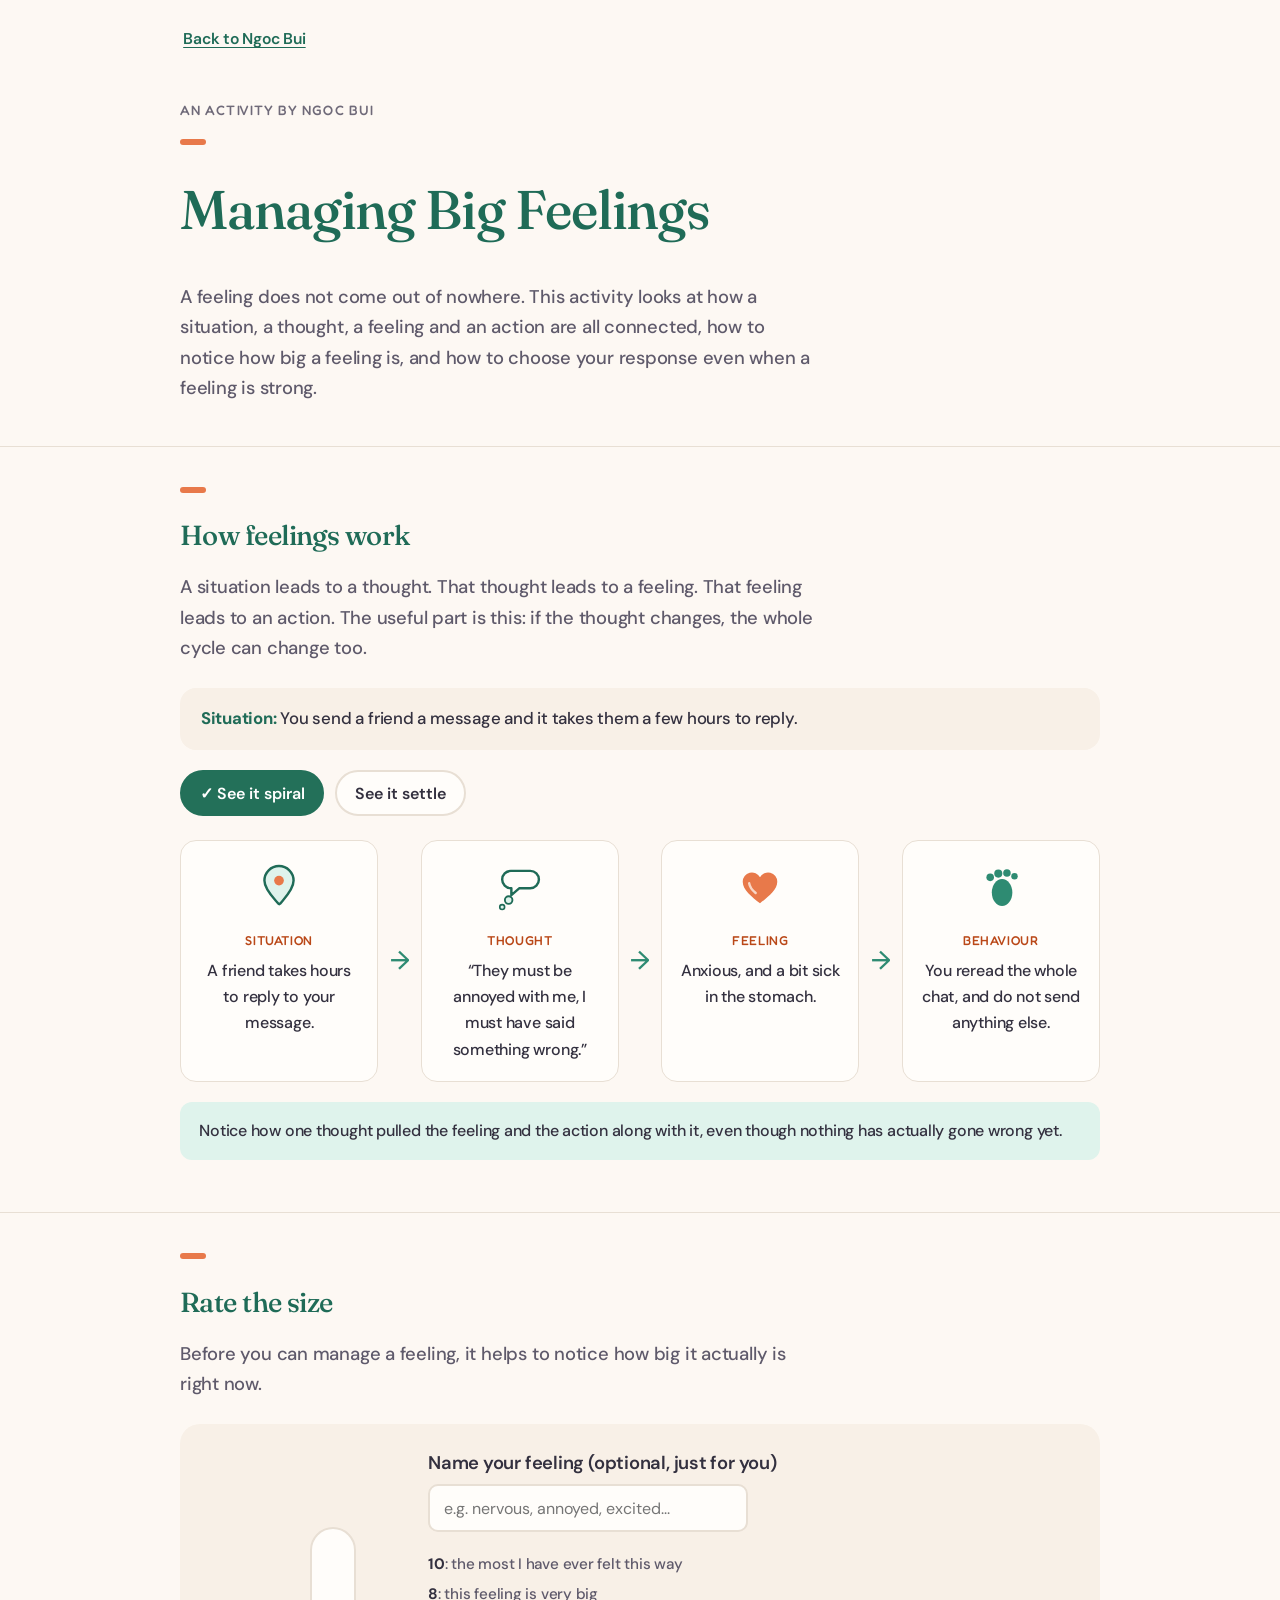
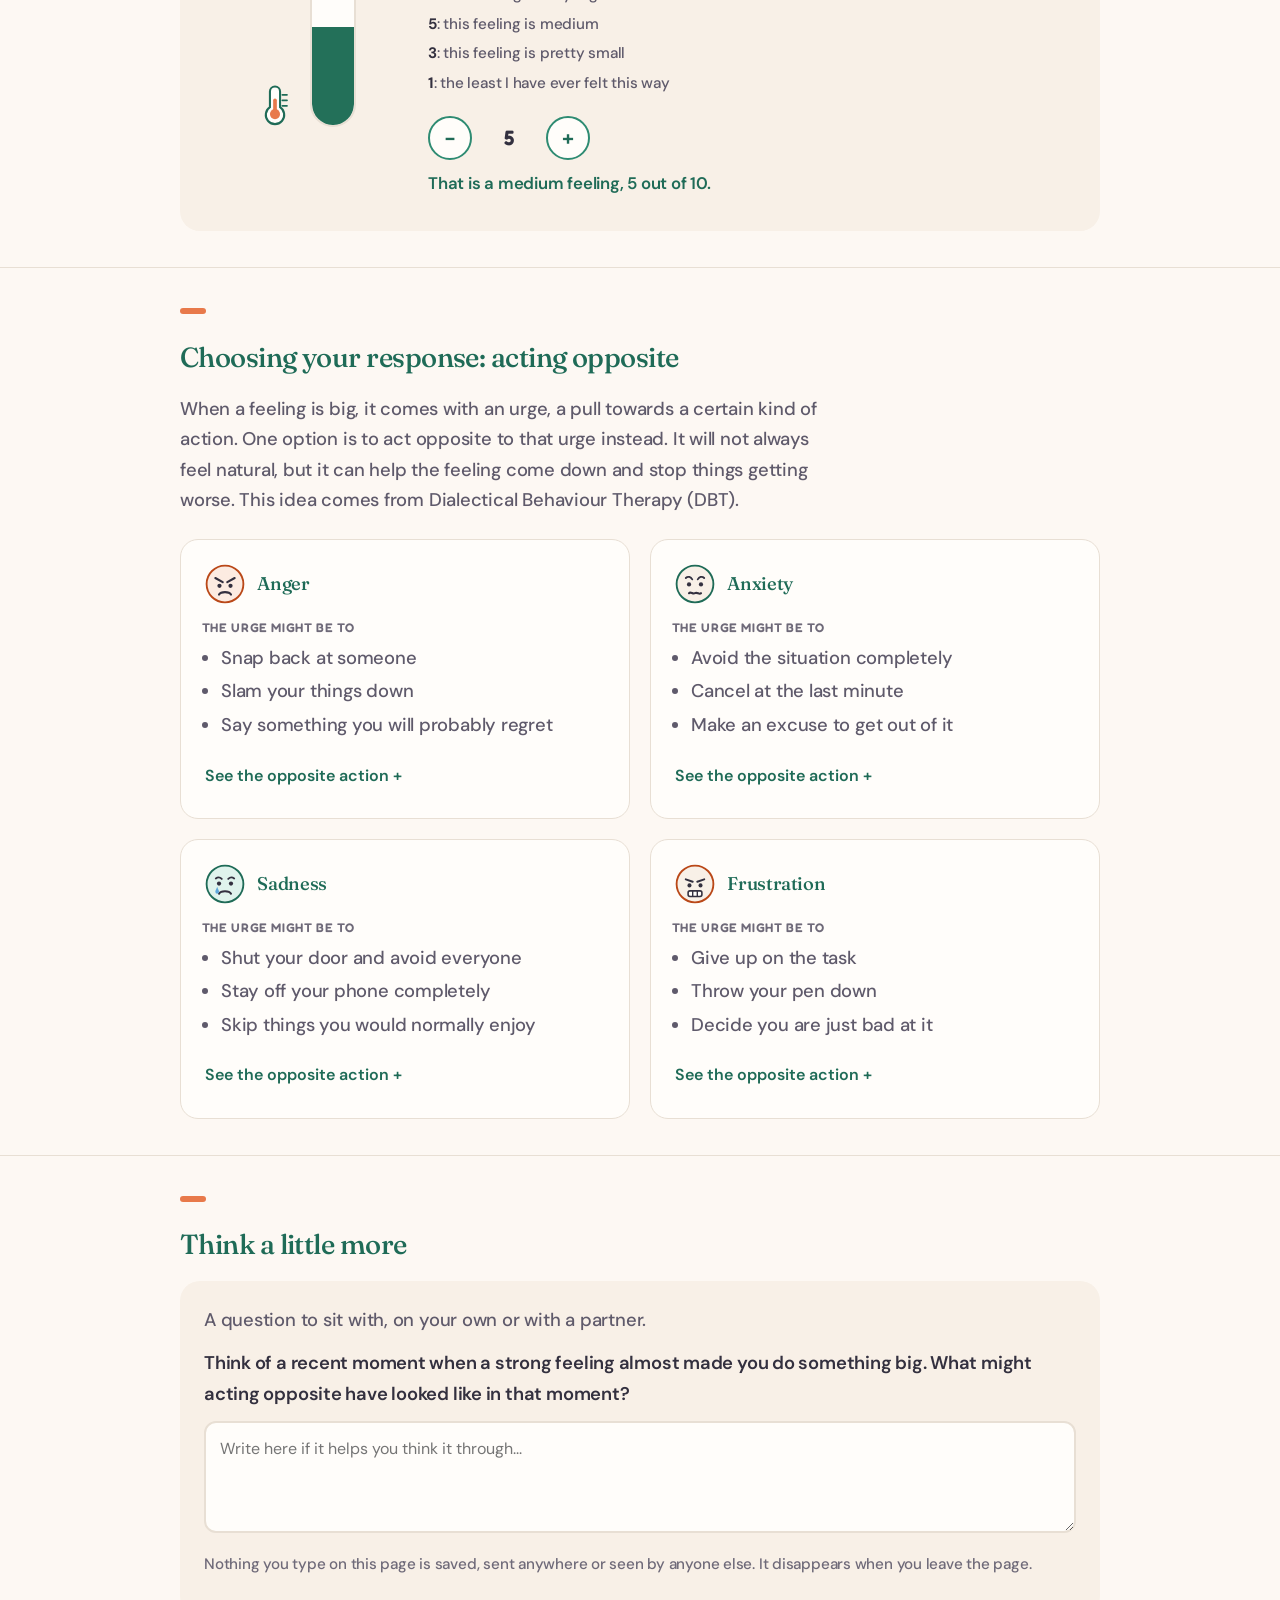
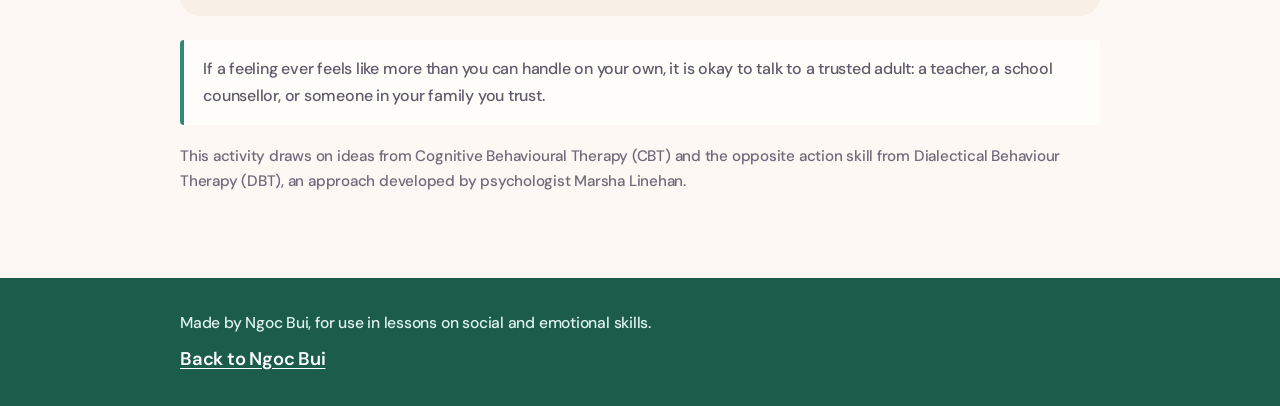
<file: materials/managing-big-feelings.html>
<!DOCTYPE html>
<html lang="en">
<head>
<meta charset="UTF-8">
<meta name="viewport" content="width=device-width, initial-scale=1.0">
<title>Managing Big Feelings</title>
<link rel="preconnect" href="https://fonts.googleapis.com">
<link rel="preconnect" href="https://fonts.gstatic.com" crossorigin>
<link href="https://fonts.googleapis.com/css2?family=Fraunces:opsz,wght@9..144,400;9..144,500;9..144,600&family=Fredoka:wght@400;500;600&family=DM+Sans:ital,opsz,wght@0,9..40,400;0,9..40,500;0,9..40,600&display=swap" rel="stylesheet">
<style>
  :root {
    --cream:          #FDF8F3;
    --cream-warm:     #F8F0E7;
    --card:           #FFFDFA;
    --mint:           #DFF3EC;
    --ink:            #33303F;
    --ink-soft:       #5F5A6B;
    --ink-faint:      #6F6A79;
    --teal:           #2E8B72;
    --teal-deep:      #1F6B57;
    --teal-btn:       #237059;
    --teal-dark:      #1B5C4A;
    --tangerine:      #E8794A;
    --tangerine-text: #BA4818;
    --line:           #E8DFD4;
    --prose: 40rem;
  }

  * { box-sizing: border-box; }

  body {
    margin: 0;
    background: var(--cream);
    color: var(--ink);
    font-family: "DM Sans", -apple-system, BlinkMacSystemFont, "Segoe UI", sans-serif;
    font-weight: 500;
    font-size: 1.15rem;
    line-height: 1.65;
    letter-spacing: -0.012em;
    overflow-x: hidden;
  }

  h1, h2, h3 {
    font-family: "Fraunces", Georgia, serif;
    font-weight: 500;
    letter-spacing: -0.02em;
    color: var(--teal-deep);
    margin: 0 0 0.5em 0;
  }

  p { margin: 0 0 1em 0; }
  a { color: var(--teal-deep); text-underline-offset: 3px; }
  button { font-family: inherit; font-size: 1rem; cursor: pointer; }

  :focus-visible {
    outline: 3px solid #237059;
    outline-offset: 3px;
  }

  .sr-only {
    position: absolute; width: 1px; height: 1px; padding: 0; margin: -1px;
    overflow: hidden; clip: rect(0,0,0,0); white-space: nowrap; border: 0;
  }

  .eyebrow {
    font-family: "Fredoka", "DM Sans", sans-serif;
    font-weight: 500;
    text-transform: uppercase;
    letter-spacing: 0.08em;
    font-size: 0.85rem;
    color: var(--ink-faint);
  }

  .tick {
    display: inline-block;
    width: 26px; height: 6px; border-radius: 4px;
    background: var(--tangerine);
    margin-bottom: 0.6em;
  }

  .wrap { max-width: 960px; margin: 0 auto; padding: 0 1.25rem; }

  header.top { padding: 1.25rem 0 0.5rem 0; }
  .back-link { display: inline-block; font-weight: 600; font-size: 0.98rem; padding: 0.4rem 0.2rem; }

  .hero { padding: 2rem 0 1.5rem 0; }
  .hero h1 { font-size: clamp(2.2rem, 8vw, 3.4rem); }
  .hero .lede { max-width: var(--prose); color: var(--ink-soft); }

  section { padding: 2.25rem 0; border-top: 1px solid var(--line); }
  section .intro { max-width: var(--prose); color: var(--ink-soft); margin-bottom: 1.5rem; }

  /* Cycle */
  .cycle-toggle {
    display: flex; flex-wrap: wrap; gap: 0.7rem;
    margin-bottom: 1.5rem;
  }
  .cycle-btn {
    background: var(--card);
    border: 2px solid var(--line);
    border-radius: 999px;
    padding: 0.65rem 1.1rem;
    min-height: 44px;
    font-weight: 600;
    color: var(--ink);
  }
  .cycle-btn[aria-pressed="true"] {
    background: var(--teal-btn);
    border-color: var(--teal-btn);
    color: #fff;
  }
  .cycle-btn[aria-pressed="true"]::before { content: "\2713  "; }

  .cycle-situation {
    background: var(--cream-warm);
    border-radius: 16px;
    padding: 1.1rem 1.3rem;
    margin-bottom: 1.25rem;
    font-size: 1.05rem;
  }
  .cycle-situation strong { color: var(--teal-deep); }

  .cycle-row {
    display: flex;
    flex-wrap: wrap;
    align-items: stretch;
    justify-content: center;
    gap: 0.5rem;
  }
  .cycle-stage {
    background: var(--card);
    border: 1px solid var(--line);
    border-radius: 16px;
    padding: 1.1rem;
    text-align: center;
    flex: 1 1 180px;
    min-width: 150px;
  }
  .cycle-stage .emoji { width: 54px; height: 54px; margin: 0 auto 0.5rem; }
  .cycle-stage h3 {
    font-family: "Fredoka", sans-serif;
    font-size: 0.8rem;
    text-transform: uppercase;
    letter-spacing: 0.05em;
    color: var(--tangerine-text);
    margin-bottom: 0.4rem;
  }
  .cycle-stage p { margin: 0; font-size: 1rem; color: var(--ink); }
  .cycle-arrow {
    display: flex;
    align-items: center;
    justify-content: center;
    font-size: 1.6rem;
    color: var(--teal);
    padding: 0 0.2rem;
    flex: 0 0 auto;
  }
  @media (max-width: 700px) {
    .cycle-row { flex-direction: column; }
    .cycle-arrow { transform: rotate(90deg); padding: 0.1rem 0; }
  }
  .cycle-takeaway {
    margin-top: 1.25rem;
    padding: 1rem 1.2rem;
    background: var(--mint);
    border-radius: 12px;
    font-size: 1rem;
    color: var(--ink);
  }

  /* Thermometer */
  .thermo-panel {
    display: grid;
    grid-template-columns: 1fr;
    gap: 1.5rem;
    background: var(--cream-warm);
    border-radius: 20px;
    padding: 1.5rem;
  }
  @media (min-width: 700px) {
    .thermo-panel { grid-template-columns: 200px 1fr; align-items: center; }
  }
  .thermo-visual {
    display: flex;
    align-items: flex-end;
    justify-content: center;
    gap: 0.75rem;
  }
  .thermo-bar-wrap {
    width: 46px;
    height: 200px;
    border-radius: 23px;
    background: var(--card);
    border: 2px solid var(--line);
    display: flex;
    align-items: flex-end;
    overflow: hidden;
  }
  .thermo-fill {
    width: 100%;
    background: var(--teal-btn);
    border-radius: 0 0 20px 20px;
    transition: height 0.2s ease;
  }
  .thermo-emoji { width: 46px; height: 46px; flex: none; }

  label.field-label {
    font-weight: 600;
    display: block;
    margin-bottom: 0.4rem;
  }
  .feeling-name-input {
    width: 100%;
    max-width: 320px;
    padding: 0.7rem 0.9rem;
    border-radius: 10px;
    border: 2px solid var(--line);
    background: var(--card);
    font-family: inherit;
    font-size: 1rem;
    color: var(--ink);
    margin-bottom: 1.25rem;
  }

  .thermo-scale-list {
    list-style: none;
    margin: 0 0 1.25rem 0;
    padding: 0;
    font-size: 0.95rem;
    color: var(--ink-soft);
  }
  .thermo-scale-list li { margin-bottom: 0.3rem; }
  .thermo-scale-list b { color: var(--ink); }

  .thermo-live {
    font-size: 1.05rem;
    font-weight: 600;
    color: var(--teal-deep);
    margin-bottom: 0.6rem;
  }

  .stepper {
    display: flex;
    align-items: center;
    gap: 0.75rem;
    margin-bottom: 0.6rem;
  }
  .step-btn {
    width: 44px; height: 44px;
    border-radius: 50%;
    border: 2px solid var(--teal);
    background: var(--card);
    color: var(--teal-deep);
    font-size: 1.3rem;
    font-weight: 700;
    line-height: 1;
    display: inline-flex;
    align-items: center;
    justify-content: center;
  }
  .step-btn:disabled {
    opacity: 0.4;
    cursor: not-allowed;
  }
  .size-label {
    font-family: "Fredoka", sans-serif;
    font-weight: 600;
    color: var(--ink);
    text-align: center;
  }

  /* Opposite action cards */
  .opposite-grid {
    display: grid;
    grid-template-columns: 1fr;
    gap: 1.25rem;
  }
  @media (min-width: 640px) {
    .opposite-grid { grid-template-columns: 1fr 1fr; }
  }
  .opposite-card {
    background: var(--card);
    border: 1px solid var(--line);
    border-radius: 18px;
    padding: 1.3rem;
  }
  .opposite-card .head {
    display: flex;
    align-items: center;
    gap: 0.6rem;
    margin-bottom: 0.7rem;
  }
  .opposite-card .head .emoji { width: 46px; height: 46px; flex: none; }
  .opposite-card h3 { margin: 0; font-size: 1.15rem; }
  .opposite-card .urge-label,
  .opposite-card .action-label {
    font-family: "Fredoka", sans-serif;
    font-weight: 600;
    text-transform: uppercase;
    letter-spacing: 0.05em;
    font-size: 0.78rem;
    margin-bottom: 0.25rem;
  }
  .opposite-card .urge-label { color: var(--ink-faint); }
  .opposite-card .action-label { color: var(--teal-deep); }
  .opposite-card ul { margin: 0 0 0.8rem 0; padding-left: 1.2rem; color: var(--ink-soft); }
  .opposite-card li { margin-bottom: 0.2rem; }
  .reveal-btn {
    background: transparent;
    border: none;
    color: var(--teal-deep);
    font-weight: 600;
    padding: 0.5rem 0.2rem;
    min-height: 44px;
  }
  .reveal-btn::after { content: " +"; }
  .reveal-btn[aria-expanded="true"]::after { content: " \2212"; }
  .opposite-reveal { padding-top: 0.4rem; }
  .opposite-reveal[hidden] { display: none; }
  .opposite-reveal ul { color: var(--ink); }

  /* Reflection */
  .reflect-box {
    background: var(--cream-warm);
    border-radius: 20px;
    padding: 1.5rem;
  }
  textarea {
    width: 100%;
    min-height: 7rem;
    margin-top: 0.75rem;
    padding: 0.9rem;
    border-radius: 12px;
    border: 2px solid var(--line);
    background: var(--card);
    font-family: inherit;
    font-size: 1rem;
    color: var(--ink);
    resize: vertical;
  }
  .privacy-note { font-size: 0.95rem; color: var(--ink-faint); margin-top: 0.6rem; }
  .calm-note {
    margin-top: 1.5rem;
    padding: 1rem 1.2rem;
    background: var(--card);
    border-left: 4px solid var(--teal);
    border-radius: 4px;
    color: var(--ink-soft);
    font-size: 1rem;
  }

  .citation {
    font-size: 0.95rem;
    color: var(--ink-faint);
  }

  footer {
    background: var(--teal-dark);
    color: #fff;
    margin-top: 2rem;
    padding: 2rem 0;
  }
  footer .wrap { display: flex; flex-direction: column; gap: 0.5rem; }
  footer a { color: #fff; font-weight: 600; }
  footer p { margin: 0; color: var(--mint); font-size: 0.98rem; }


  /* ---- icons -----------------------------------------------------------
     Drawn in the site palette rather than emoji, so they look the same on
     every device and stay sharp at any size. -------------------------- */
  .icon { display: inline-block; width: 1em; height: 1em; vertical-align: -0.14em; }
  .icon-lg { width: 100%; height: 100%; display: block; }

  [hidden] { display: none !important; }

  @media (prefers-reduced-motion: reduce) {
    * { animation: none !important; transition: none !important; }
  }
</style>
</head>
<body>

<svg xmlns="http://www.w3.org/2000/svg" width="0" height="0" style="position:absolute" aria-hidden="true" focusable="false"><defs>

<symbol id="i-happy" viewBox="0 0 100 100">
  <circle cx="50" cy="50" r="40" fill="#DFF3EC" stroke="#1F6B57" stroke-width="4"/>
  <circle cx="27" cy="58" r="6.5" fill="#E8794A" opacity=".32"/>
  <circle cx="73" cy="58" r="6.5" fill="#E8794A" opacity=".32"/>
  <circle cx="37" cy="43" r="4.6" fill="#33303F"/><circle cx="63" cy="43" r="4.6" fill="#33303F"/>
  <path d="M34 59c5 8 27 8 32 0" fill="none" stroke="#33303F" stroke-width="4.6" stroke-linecap="round"/>
</symbol>

<symbol id="i-sad" viewBox="0 0 100 100">
  <circle cx="50" cy="50" r="40" fill="#DFF3EC" stroke="#1F6B57" stroke-width="4"/>
  <path d="M30 38c4-3 9-3 13 1M70 38c-4-3-9-3-13 1" fill="none" stroke="#33303F" stroke-width="4" stroke-linecap="round"/>
  <circle cx="37" cy="49" r="4.6" fill="#33303F"/><circle cx="63" cy="49" r="4.6" fill="#33303F"/>
  <path d="M37 71c4-7 22-7 26 0" fill="none" stroke="#33303F" stroke-width="4.6" stroke-linecap="round"/>
  <path d="M33 56c-2 6-4 8-4 11a4 4 0 0 0 8 0c0-3-2-5-4-11Z" fill="#5FA8DC"/>
</symbol>

<symbol id="i-mad" viewBox="0 0 100 100">
  <circle cx="50" cy="50" r="40" fill="#FCEBE1" stroke="#BA4818" stroke-width="4"/>
  <path d="M29 37 45 46M71 37 55 46" fill="none" stroke="#33303F" stroke-width="4.6" stroke-linecap="round"/>
  <circle cx="38" cy="54" r="4.6" fill="#33303F"/><circle cx="62" cy="54" r="4.6" fill="#33303F"/>
  <path d="M37 73c4-7 22-7 26 0" fill="none" stroke="#33303F" stroke-width="4.6" stroke-linecap="round"/>
</symbol>

<symbol id="i-worried" viewBox="0 0 100 100">
  <circle cx="50" cy="50" r="40" fill="#F8F0E7" stroke="#1F6B57" stroke-width="4"/>
  <path d="M30 37c5-5 11-2 14 3M70 37c-5-5-11-2-14 3" fill="none" stroke="#33303F" stroke-width="4" stroke-linecap="round"/>
  <circle cx="37" cy="51" r="4.6" fill="#33303F"/><circle cx="63" cy="51" r="4.6" fill="#33303F"/>
  <path d="M37 70c4-4 8 3 13 0s9 4 13 0" fill="none" stroke="#33303F" stroke-width="4.6" stroke-linecap="round"/>
</symbol>

<symbol id="i-frustrated" viewBox="0 0 100 100">
  <circle cx="50" cy="50" r="40" fill="#F8F0E7" stroke="#BA4818" stroke-width="4"/>
  <path d="M30 40 45 45M70 40 55 45" fill="none" stroke="#33303F" stroke-width="4.4" stroke-linecap="round"/>
  <circle cx="38" cy="53" r="4.4" fill="#33303F"/><circle cx="62" cy="53" r="4.4" fill="#33303F"/>
  <rect x="35" y="65" width="30" height="12" rx="4" fill="#FFFDFA" stroke="#33303F" stroke-width="3.4"/>
  <path d="M45 65v12M55 65v12" fill="none" stroke="#33303F" stroke-width="3"/>
</symbol>

<symbol id="i-mai" viewBox="0 0 100 100">
  <path d="M23 45 3 31l5 22Z" fill="#1F6B57"/>
  <circle cx="49" cy="52" r="30" fill="#2E8B72"/>
  <path d="M52 64a24 24 0 0 0 20 13 27 27 0 0 1-23 5Z" fill="#DFF3EC" opacity=".5"/>
  <ellipse cx="43" cy="59" rx="14" ry="9" transform="rotate(-14 43 59)" fill="#1F6B57"/>
  <path d="M75 47 94 52 75 57Z" fill="#E8794A"/>
  <circle cx="64" cy="43" r="6" fill="#FFFDFA"/><circle cx="65.4" cy="43.4" r="3" fill="#33303F"/>
  <path d="M43 82v9M57 82v9" fill="none" stroke="#E8794A" stroke-width="4" stroke-linecap="round"/>
</symbol>

<symbol id="i-bao" viewBox="0 0 100 100">
  <circle cx="27" cy="28" r="12" fill="#C98F5E"/><circle cx="27" cy="28" r="5.5" fill="#EBCBAA"/>
  <circle cx="73" cy="28" r="12" fill="#C98F5E"/><circle cx="73" cy="28" r="5.5" fill="#EBCBAA"/>
  <circle cx="50" cy="53" r="33" fill="#C98F5E"/>
  <ellipse cx="50" cy="65" rx="19" ry="14" fill="#F3DFC8"/>
  <circle cx="37" cy="46" r="4.8" fill="#33303F"/><circle cx="63" cy="46" r="4.8" fill="#33303F"/>
  <ellipse cx="50" cy="59" rx="6" ry="4.4" fill="#33303F"/>
  <path d="M50 63v4M50 67c-3 4-9 3-9-2M50 67c3 4 9 3 9-2" fill="none" stroke="#33303F" stroke-width="3.2" stroke-linecap="round"/>
</symbol>

<symbol id="i-pin" viewBox="0 0 100 100">
  <path d="M50 13c-15 0-27 12-27 27 0 18 21 36 26 43a2 2 0 0 0 3 0c5-7 25-25 25-43 0-15-12-27-27-27Z" fill="#DFF3EC" stroke="#1F6B57" stroke-width="4.5"/>
  <circle cx="50" cy="40" r="9" fill="#E8794A"/>
</symbol>

<symbol id="i-thought" viewBox="0 0 100 100">
  <path d="M33 22h36a16 16 0 0 1 0 32H49L34 67V54h-1a16 16 0 0 1 0-32Z" fill="#FFFDFA" stroke="#1F6B57" stroke-width="4.5" stroke-linejoin="round"/>
  <circle cx="29" cy="76" r="7" fill="#DFF3EC" stroke="#1F6B57" stroke-width="3.5"/>
  <circle cx="17" cy="89" r="4.5" fill="#DFF3EC" stroke="#1F6B57" stroke-width="3"/>
</symbol>

<symbol id="i-heart" viewBox="0 0 100 100">
  <path d="M50 82C35 70 18 57 18 42a17 17 0 0 1 32-8 17 17 0 0 1 32 8c0 15-17 28-32 40Z" fill="#E8794A"/>
  <path d="M30 45c1 7 6 13 12 18" fill="none" stroke="#FFFDFA" stroke-width="4.5" stroke-linecap="round" opacity=".7"/>
</symbol>

<symbol id="i-footprint" viewBox="0 0 100 100">
  <ellipse cx="52" cy="62" rx="19" ry="25" fill="#2E8B72"/>
  <circle cx="30" cy="34" r="7" fill="#2E8B72"/><circle cx="45" cy="27" r="7.5" fill="#2E8B72"/>
  <circle cx="61" cy="26" r="7" fill="#2E8B72"/><circle cx="75" cy="32" r="6" fill="#2E8B72"/>
</symbol>

<symbol id="i-thermometer" viewBox="0 0 100 100">
  <path d="M50 12a11 11 0 0 1 11 11v34a20 20 0 1 1-22 0V23a11 11 0 0 1 11-11Z" fill="#FFFDFA" stroke="#1F6B57" stroke-width="4.5"/>
  <circle cx="50" cy="72" r="11" fill="#E8794A"/>
  <rect x="46" y="38" width="8" height="30" rx="4" fill="#E8794A"/>
  <path d="M66 30h10M66 42h10M66 54h10" fill="none" stroke="#1F6B57" stroke-width="4" stroke-linecap="round"/>
</symbol>

<symbol id="i-speak" viewBox="0 0 100 100">
  <path d="M18 22h44a10 10 0 0 1 10 10v26a10 10 0 0 1-10 10H40L24 82V68h-6a10 10 0 0 1-10-10V32a10 10 0 0 1 10-10Z" fill="#2E8B72"/>
  <path d="M22 38h30M22 50h22" fill="none" stroke="#FFFDFA" stroke-width="5" stroke-linecap="round"/>
  <path d="M80 34c5 5 5 20 0 25M90 26c8 9 8 34 0 43" fill="none" stroke="#E8794A" stroke-width="4.5" stroke-linecap="round"/>
</symbol>

<symbol id="i-steps" viewBox="0 0 100 100">
  <rect x="10" y="64" width="26" height="24" rx="5" fill="#DFF3EC" stroke="#1F6B57" stroke-width="3.5"/>
  <rect x="37" y="46" width="26" height="42" rx="5" fill="#9FD6C3" stroke="#1F6B57" stroke-width="3.5"/>
  <rect x="64" y="24" width="26" height="64" rx="5" fill="#2E8B72" stroke="#1F6B57" stroke-width="3.5"/>
  <circle cx="77" cy="14" r="6" fill="#E8794A"/>
</symbol>

<symbol id="i-scene" viewBox="0 0 100 100">
  <rect x="10" y="20" width="80" height="60" rx="10" fill="#DFF3EC" stroke="#1F6B57" stroke-width="4.5"/>
  <path d="M42 38 65 50 42 62Z" fill="#E8794A"/>
</symbol>

<symbol id="i-target" viewBox="0 0 100 100">
  <circle cx="50" cy="50" r="38" fill="#FFFDFA" stroke="#1F6B57" stroke-width="4.5"/>
  <circle cx="50" cy="50" r="24" fill="none" stroke="#1F6B57" stroke-width="4.5"/>
  <circle cx="50" cy="50" r="11" fill="#E8794A"/>
</symbol>

<symbol id="i-bolt" viewBox="0 0 100 100">
  <path d="M56 8 24 55h20l-8 37 34-49H50Z" fill="#E8794A" stroke="#BA4818" stroke-width="3.5" stroke-linejoin="round"/>
</symbol>

<symbol id="i-repeat" viewBox="0 0 100 100">
  <path d="M22 50a28 28 0 0 1 48-20" fill="none" stroke="#1F6B57" stroke-width="6" stroke-linecap="round"/>
  <path d="M78 50a28 28 0 0 1-48 20" fill="none" stroke="#2E8B72" stroke-width="6" stroke-linecap="round"/>
  <path d="M56 16 74 30 58 40Z" fill="#1F6B57"/>
  <path d="M44 84 26 70l16-10Z" fill="#2E8B72"/>
</symbol>

<symbol id="i-person" viewBox="0 0 100 100">
  <circle cx="50" cy="24" r="13" fill="#2E8B72"/>
  <path d="M50 42c-12 0-19 8-19 19v16a5 5 0 0 0 10 0v-8h18v8a5 5 0 0 0 10 0V61c0-11-7-19-19-19Z" fill="#2E8B72"/>
  <path d="M41 88v4M59 88v4" fill="none" stroke="#E8794A" stroke-width="5" stroke-linecap="round"/>
</symbol>

<symbol id="i-plate" viewBox="0 0 100 100">
  <path d="M64 22 44 44M76 30 56 52" fill="none" stroke="#BA4818" stroke-width="5" stroke-linecap="round"/>
  <path d="M14 48h72a36 36 0 0 1-72 0Z" fill="#DFF3EC" stroke="#1F6B57" stroke-width="4.5" stroke-linejoin="round"/>
  <path d="M26 48a24 10 0 0 1 48 0Z" fill="#E8794A"/>
  <path d="M30 86h40" fill="none" stroke="#1F6B57" stroke-width="4.5" stroke-linecap="round"/>
</symbol>

<symbol id="i-hand" viewBox="0 0 100 100">
  <rect x="28" y="26" width="12" height="34" rx="6" fill="#2E8B72"/>
  <rect x="41" y="20" width="12" height="40" rx="6" fill="#2E8B72"/>
  <rect x="54" y="22" width="12" height="38" rx="6" fill="#2E8B72"/>
  <rect x="67" y="30" width="12" height="30" rx="6" fill="#2E8B72"/>
  <path d="M24 48c-6-3-12 0-13 6-1 5 2 9 6 13l10 10a24 24 0 0 0 17 7h14a22 22 0 0 0 22-22V44H28Z" fill="#2E8B72"/>
  <path d="M24 48 14 42" fill="none" stroke="#2E8B72" stroke-width="11" stroke-linecap="round"/>
</symbol>

<symbol id="i-bag" viewBox="0 0 100 100">
  <rect x="14" y="66" width="72" height="18" rx="5" fill="#2E8B72"/>
  <rect x="20" y="70" width="6" height="10" rx="2" fill="#DFF3EC"/>
  <rect x="18" y="46" width="64" height="18" rx="5" fill="#E8794A"/>
  <rect x="24" y="50" width="6" height="10" rx="2" fill="#FCEBE1"/>
  <rect x="24" y="26" width="56" height="18" rx="5" fill="#9FD6C3"/>
  <rect x="30" y="30" width="6" height="10" rx="2" fill="#1F6B57"/>
</symbol>

<symbol id="i-clipboard" viewBox="0 0 100 100">
  <rect x="20" y="18" width="60" height="72" rx="10" fill="#FFFDFA" stroke="#1F6B57" stroke-width="4.5"/>
  <rect x="36" y="8" width="28" height="18" rx="7" fill="#E8794A"/>
  <path d="M34 46h32M34 60h32M34 74h20" fill="none" stroke="#1F6B57" stroke-width="4.5" stroke-linecap="round"/>
</symbol>

<symbol id="i-house" viewBox="0 0 100 100">
  <path d="M50 12 88 44H12Z" fill="#E8794A"/>
  <path d="M22 44h56v40a6 6 0 0 1-6 6H28a6 6 0 0 1-6-6Z" fill="#DFF3EC" stroke="#1F6B57" stroke-width="4.5"/>
  <rect x="40" y="60" width="20" height="30" rx="5" fill="#2E8B72"/>
</symbol>

<symbol id="i-door" viewBox="0 0 100 100">
  <rect x="24" y="10" width="52" height="80" rx="10" fill="#DFF3EC" stroke="#1F6B57" stroke-width="4.5"/>
  <rect x="36" y="24" width="28" height="28" rx="6" fill="none" stroke="#1F6B57" stroke-width="3.5"/>
  <circle cx="64" cy="62" r="5" fill="#E8794A"/>
</symbol>


<symbol id="i-bubbles" viewBox="0 0 100 100">
  <path d="M52 14h26a12 12 0 0 1 12 12v18a12 12 0 0 1-12 12h-4v12L60 56H52a12 12 0 0 1-12-12V26a12 12 0 0 1 12-12Z" fill="#DFF3EC" stroke="#1F6B57" stroke-width="4"/>
  <path d="M22 40h22a12 12 0 0 1 12 12v16a12 12 0 0 1-12 12H34L20 92V80h-2a12 12 0 0 1-12-12V52a12 12 0 0 1 12-12Z" fill="#2E8B72"/>
  <path d="M16 58h22M16 70h14" fill="none" stroke="#FFFDFA" stroke-width="4.5" stroke-linecap="round"/>
</symbol>
</defs></svg>


<header class="top">
  <div class="wrap">
    <a class="back-link" href="/">Back to Ngoc Bui</a>
  </div>
</header>

<section class="hero" style="border-top:none;">
  <div class="wrap">
    <p class="eyebrow">An activity by Ngoc Bui</p>
    <span class="tick" aria-hidden="true"></span>
    <h1>Managing Big Feelings</h1>
    <p class="lede">A feeling does not come out of nowhere. This activity looks at how a situation, a thought, a feeling and an action are all connected, how to notice how big a feeling is, and how to choose your response even when a feeling is strong.</p>
  </div>
</section>

<section id="cycle">
  <div class="wrap">
    <span class="tick" aria-hidden="true"></span>
    <h2>How feelings work</h2>
    <p class="intro">A situation leads to a thought. That thought leads to a feeling. That feeling leads to an action. The useful part is this: if the thought changes, the whole cycle can change too.</p>

    <div class="cycle-situation">
      <strong>Situation:</strong> You send a friend a message and it takes them a few hours to reply.
    </div>

    <div class="cycle-toggle" role="group" aria-label="Choose which version of the cycle to see">
      <button class="cycle-btn" type="button" data-version="spiral" aria-pressed="true">See it spiral</button>
      <button class="cycle-btn" type="button" data-version="settle" aria-pressed="false">See it settle</button>
    </div>

    <div class="cycle-row" id="cycle-row" aria-live="polite"></div>

    <p class="cycle-takeaway" id="cycle-takeaway"></p>
  </div>
</section>

<section id="thermometer">
  <div class="wrap">
    <span class="tick" aria-hidden="true"></span>
    <h2>Rate the size</h2>
    <p class="intro">Before you can manage a feeling, it helps to notice how big it actually is right now.</p>

    <div class="thermo-panel">
      <div class="thermo-visual">
        <svg class="thermo-emoji" aria-hidden="true"><use href="#i-thermometer"/></svg>
        <div class="thermo-bar-wrap" aria-hidden="true">
          <div class="thermo-fill" id="thermo-fill" style="height: 50%;"></div>
        </div>
      </div>

      <div>
        <label class="field-label" for="feeling-name">Name your feeling (optional, just for you)</label>
        <input type="text" id="feeling-name" class="feeling-name-input" placeholder="e.g. nervous, annoyed, excited...">

        <ul class="thermo-scale-list">
          <li><b>10</b>: the most I have ever felt this way</li>
          <li><b>8</b>: this feeling is very big</li>
          <li><b>5</b>: this feeling is medium</li>
          <li><b>3</b>: this feeling is pretty small</li>
          <li><b>1</b>: the least I have ever felt this way</li>
        </ul>

        <div class="stepper" style="justify-content: flex-start;">
          <button class="step-btn" id="thermo-minus" type="button" aria-label="Make the rating smaller">−</button>
          <span class="size-label" id="thermo-number" style="min-width: 50px; font-size:1.3rem;">5</span>
          <button class="step-btn" id="thermo-plus" type="button" aria-label="Make the rating bigger">+</button>
        </div>
        <p class="thermo-live" id="thermo-live" aria-live="polite">That is a medium feeling.</p>
      </div>
    </div>
  </div>
</section>

<section id="opposite">
  <div class="wrap">
    <span class="tick" aria-hidden="true"></span>
    <h2>Choosing your response: acting opposite</h2>
    <p class="intro">When a feeling is big, it comes with an urge, a pull towards a certain kind of action. One option is to act opposite to that urge instead. It will not always feel natural, but it can help the feeling come down and stop things getting worse. This idea comes from Dialectical Behaviour Therapy (DBT).</p>
    <div class="opposite-grid" id="opposite-grid"></div>
  </div>
</section>

<section id="reflect">
  <div class="wrap">
    <span class="tick" aria-hidden="true"></span>
    <h2>Think a little more</h2>
    <div class="reflect-box">
      <p class="intro" style="margin-bottom:0.8rem;">A question to sit with, on your own or with a partner.</p>
      <p style="font-weight:600; margin-bottom:0;">Think of a recent moment when a strong feeling almost made you do something big. What might acting opposite have looked like in that moment?</p>
      <label for="think-box" class="sr-only">Write your thoughts</label>
      <textarea id="think-box" placeholder="Write here if it helps you think it through..."></textarea>
      <p class="privacy-note">Nothing you type on this page is saved, sent anywhere or seen by anyone else. It disappears when you leave the page.</p>
    </div>
    <p class="calm-note">If a feeling ever feels like more than you can handle on your own, it is okay to talk to a trusted adult: a teacher, a school counsellor, or someone in your family you trust.</p>
    <p class="citation" style="margin-top:1.2rem;">This activity draws on ideas from Cognitive Behavioural Therapy (CBT) and the opposite action skill from Dialectical Behaviour Therapy (DBT), an approach developed by psychologist Marsha Linehan.</p>
  </div>
</section>

<footer>
  <div class="wrap">
    <p>Made by Ngoc Bui, for use in lessons on social and emotional skills.</p>
    <a href="/">Back to Ngoc Bui</a>
  </div>
</footer>

<script>
(function () {
  "use strict";

  // builds one of the drawn icons from the set at the top of the page
  function icon(id, cls) {
    var svg = document.createElementNS("http://www.w3.org/2000/svg", "svg");
    svg.setAttribute("class", cls || "icon");
    svg.setAttribute("aria-hidden", "true");
    var use = document.createElementNS("http://www.w3.org/2000/svg", "use");
    use.setAttribute("href", "#" + id);
    svg.appendChild(use);
    return svg;
  }

  // ---- CBT cycle ---------------------------------------------------
  var CYCLE_DATA = {
    spiral: {
      thought: "“They must be annoyed with me, I must have said something wrong.”",
      feeling: "Anxious, and a bit sick in the stomach.",
      behaviour: "You reread the whole chat, and do not send anything else.",
      takeaway: "Notice how one thought pulled the feeling and the action along with it, even though nothing has actually gone wrong yet."
    },
    settle: {
      thought: "“They are probably just busy, I will hear back later.”",
      feeling: "Fairly calm, maybe a little unsure.",
      behaviour: "You put your phone down and get on with something else.",
      takeaway: "Same situation, different thought. The feeling and the action that followed were completely different."
    }
  };

  var cycleRow = document.getElementById("cycle-row");
  var cycleTakeaway = document.getElementById("cycle-takeaway");
  var cycleButtons = document.querySelectorAll(".cycle-btn");

  function renderCycle(version) {
    var d = CYCLE_DATA[version];
    cycleRow.innerHTML = "";

    var stages = [
      { icon: "i-pin", label: "Situation", text: "A friend takes hours to reply to your message." },
      { icon: "i-thought", label: "Thought", text: d.thought },
      { icon: "i-heart", label: "Feeling", text: d.feeling },
      { icon: "i-footprint", label: "Behaviour", text: d.behaviour }
    ];

    stages.forEach(function (s, i) {
      var card = document.createElement("div");
      card.className = "cycle-stage";
      var emoji = icon(s.icon, "emoji");
      var h3 = document.createElement("h3");
      h3.textContent = s.label;
      var p = document.createElement("p");
      p.textContent = s.text;
      card.appendChild(emoji);
      card.appendChild(h3);
      card.appendChild(p);
      cycleRow.appendChild(card);

      if (i < stages.length - 1) {
        var arrow = document.createElement("div");
        arrow.className = "cycle-arrow";
        arrow.setAttribute("aria-hidden", "true");
        arrow.textContent = "→";
        cycleRow.appendChild(arrow);
      }
    });

    cycleTakeaway.textContent = d.takeaway;

    cycleButtons.forEach(function (b) {
      b.setAttribute("aria-pressed", b.getAttribute("data-version") === version ? "true" : "false");
    });
  }

  cycleButtons.forEach(function (btn) {
    btn.addEventListener("click", function () {
      renderCycle(btn.getAttribute("data-version"));
    });
  });

  renderCycle("spiral");

  // ---- Feelings thermometer ------------------------------------------
  var thermoFill = document.getElementById("thermo-fill");
  var thermoNumber = document.getElementById("thermo-number");
  var thermoLive = document.getElementById("thermo-live");
  var thermoMinus = document.getElementById("thermo-minus");
  var thermoPlus = document.getElementById("thermo-plus");
  var thermoValue = 5;

  function thermoDescription(v) {
    if (v >= 10) return "the most you have ever felt this way";
    if (v >= 8) return "a very big feeling";
    if (v >= 6) return "a fairly big feeling";
    if (v >= 5) return "a medium feeling";
    if (v >= 3) return "a pretty small feeling";
    if (v >= 2) return "a small feeling";
    return "the least you have ever felt this way";
  }

  function renderThermo() {
    thermoNumber.textContent = String(thermoValue);
    thermoFill.style.height = (thermoValue * 10) + "%";
    thermoLive.textContent = "That is " + thermoDescription(thermoValue) + ", " + thermoValue + " out of 10.";
    thermoMinus.disabled = thermoValue <= 1;
    thermoPlus.disabled = thermoValue >= 10;
  }

  thermoMinus.addEventListener("click", function () {
    if (thermoValue > 1) { thermoValue -= 1; renderThermo(); }
  });
  thermoPlus.addEventListener("click", function () {
    if (thermoValue < 10) { thermoValue += 1; renderThermo(); }
  });

  renderThermo();

  // ---- Acting opposite -------------------------------------------------
  var OPPOSITE_DATA = [
    {
      icon: "i-mad",
      label: "Anger",
      urges: ["Snap back at someone", "Slam your things down", "Say something you will probably regret"],
      actions: ["Keep your voice level, even if it is hard", "Step outside or away for a minute", "Come back to it once you feel calmer"]
    },
    {
      icon: "i-worried",
      label: "Anxiety",
      urges: ["Avoid the situation completely", "Cancel at the last minute", "Make an excuse to get out of it"],
      actions: ["Take one small step towards it anyway", "Tell someone what you are anxious about", "Do it imperfectly rather than not at all"]
    },
    {
      icon: "i-sad",
      label: "Sadness",
      urges: ["Shut your door and avoid everyone", "Stay off your phone completely", "Skip things you would normally enjoy"],
      actions: ["Do one small active thing, even a short walk", "Message one person back", "Let yourself do something you usually enjoy, even briefly"]
    },
    {
      icon: "i-frustrated",
      label: "Frustration",
      urges: ["Give up on the task", "Throw your pen down", "Decide you are just bad at it"],
      actions: ["Take a short break, then come back to it", "Break the task into one smaller step", "Ask someone for help"]
    }
  ];

  var oppositeGrid = document.getElementById("opposite-grid");

  OPPOSITE_DATA.forEach(function (item, index) {
    var card = document.createElement("div");
    card.className = "opposite-card";

    var head = document.createElement("div");
    head.className = "head";
    var emoji = icon(item.icon, "emoji");
    var h3 = document.createElement("h3");
    h3.textContent = item.label;
    head.appendChild(emoji);
    head.appendChild(h3);
    card.appendChild(head);

    var urgeLabel = document.createElement("p");
    urgeLabel.className = "urge-label";
    urgeLabel.textContent = "The urge might be to";
    card.appendChild(urgeLabel);

    var urgeList = document.createElement("ul");
    item.urges.forEach(function (u) {
      var li = document.createElement("li");
      li.textContent = u;
      urgeList.appendChild(li);
    });
    card.appendChild(urgeList);

    var revealId = "opposite-reveal-" + index;
    var revealBtn = document.createElement("button");
    revealBtn.type = "button";
    revealBtn.className = "reveal-btn";
    revealBtn.setAttribute("aria-expanded", "false");
    revealBtn.setAttribute("aria-controls", revealId);
    revealBtn.textContent = "See the opposite action";
    card.appendChild(revealBtn);

    var revealDiv = document.createElement("div");
    revealDiv.className = "opposite-reveal";
    revealDiv.id = revealId;
    revealDiv.hidden = true;

    var actionLabel = document.createElement("p");
    actionLabel.className = "action-label";
    actionLabel.textContent = "Acting opposite could look like";
    revealDiv.appendChild(actionLabel);

    var actionList = document.createElement("ul");
    item.actions.forEach(function (a) {
      var li = document.createElement("li");
      li.textContent = a;
      actionList.appendChild(li);
    });
    revealDiv.appendChild(actionList);

    card.appendChild(revealDiv);

    revealBtn.addEventListener("click", function () {
      var expanded = revealBtn.getAttribute("aria-expanded") === "true";
      revealBtn.setAttribute("aria-expanded", String(!expanded));
      revealBtn.textContent = expanded ? "See the opposite action" : "Hide the opposite action";
      revealDiv.hidden = expanded;
    });

    oppositeGrid.appendChild(card);
  });
})();
</script>

</body>
</html>
</file>
<file: style.css>
/* ==========================================================================
   Ngoc Bui, portfolio
   You should not need to edit this file. The words live in content.js
   ========================================================================== */

:root {
  --cream:      #FDF8F3;
  --cream-warm: #F8F0E7;
  --card:       #FFFDFA;
  --ink:        #33303F;
  --ink-soft:   #5F5A6B;
  --ink-faint:  #6F6A79;   /* was #8C8796, failed WCAG AA at 3.30 */
  --teal:       #2E8B72;
  --teal-deep:  #1F6B57;
  --teal-pale:  #DFF3EC;
  --tangerine:  #E8794A;   /* decorative only: rules, dots, underlines */
  --tangerine-text: #BA4818; /* small orange TEXT, passes AA on all three bands */
  --teal-btn:   #237059;   /* button ground, white on it passes at 5.94 */
  --tangerine-pale: #FCEBE1;
  --line:       #E8DFD4;

  --measure: 42rem;
  --radius: 18px;
}

* { box-sizing: border-box; }

html { scroll-behavior: smooth; }
@media (prefers-reduced-motion: reduce) {
  html { scroll-behavior: auto; }
  *, *::before, *::after { animation: none !important; transition: none !important; }
}

body {
  margin: 0;
  background: var(--cream);
  color: var(--ink);
  font-family: "DM Sans", ui-sans-serif, system-ui, -apple-system, "Segoe UI", Roboto, sans-serif;
  font-size: 1.15rem;
  font-weight: 500;
  line-height: 1.65;
  -webkit-font-smoothing: antialiased;
  text-rendering: optimizeLegibility;
}

h1, h2, h3, .display {
  font-family: "Fredoka", "DM Sans", ui-sans-serif, system-ui, sans-serif;
  font-weight: 600;
  line-height: 1.2;
  letter-spacing: -0.01em;
  margin: 0;
}

p { margin: 0 0 1.05em; max-width: var(--measure); }
a { color: var(--teal-deep); text-decoration-thickness: 1px; text-underline-offset: 3px; }
a:hover { color: var(--tangerine); }
img { max-width: 100%; display: block; }

.wrap { width: min(100% - 2.5rem, 68rem); margin-inline: auto; }

/* ---------- skip link ---------- */
.skip {
  position: absolute; left: -9999px;
  background: var(--teal); color: #fff; padding: .7rem 1.1rem; border-radius: 0 0 10px 0; z-index: 100;
}
.skip:focus { left: 0; top: 0; }

/* ---------- header / nav ---------- */
.site-head {
  position: sticky; top: 0; z-index: 50;
  background: rgba(253, 248, 243, .88);
  backdrop-filter: blur(10px);
  border-bottom: 1px solid transparent;
  transition: border-color .3s ease;
}
.site-head.scrolled { border-bottom-color: var(--line); }
.site-head .wrap {
  display: flex; align-items: center; gap: 1.5rem;
  min-height: 60px; flex-wrap: wrap;
}
.brand {
  font-family: "Fredoka", sans-serif; font-weight: 600; font-size: 1.15rem;
  color: var(--ink); text-decoration: none; letter-spacing: -.01em;
  display: inline-flex; align-items: center; gap: .5rem;
}
.brand .bulb { width: 20px; height: 26px; flex: none; }
nav { margin-left: auto; }
nav ul { display: flex; gap: 1.35rem; list-style: none; margin: 0; padding: 0; flex-wrap: wrap; }
nav a {
  color: var(--ink-soft); text-decoration: none; font-size: .95rem; font-weight: 500;
  padding: .3rem 0; border-bottom: 2px solid transparent; transition: color .2s, border-color .2s;
}
nav a:hover, nav a.active { color: var(--teal-deep); border-bottom-color: var(--tangerine); }

/* On phones the header stops sticking (it would eat the screen) and the
   section links become one quiet, swipeable row. */
@media (max-width: 720px) {
  .site-head { position: static; border-bottom: 1px solid var(--line); }
  .site-head .wrap {
    width: 100%; padding-inline: 0;
    flex-direction: column; align-items: stretch; gap: 0; min-height: 0;
  }
  .brand { padding: .85rem 1.25rem .6rem; }
  nav { margin-left: 0; min-width: 0; max-width: 100%; }
  nav ul {
    max-width: 100%;
    flex-wrap: nowrap; overflow-x: auto; gap: 1.1rem;
    padding: 0 1.25rem .6rem; scrollbar-width: none;
    -webkit-overflow-scrolling: touch;
  }
  nav ul::-webkit-scrollbar { display: none; }
  nav li { flex: none; }
  section { scroll-margin-top: 1rem; }
}

/* ---------- hero ---------- */
.hero { padding: clamp(3rem, 8vw, 6rem) 0 clamp(2.5rem, 6vw, 4rem); }
.hero-grid {
  display: grid; gap: clamp(2rem, 5vw, 3.5rem);
  grid-template-columns: 1fr;
  /* start, not center: centring measures the WHOLE left column, which also
     holds the squiggle and the "I teach..." line, so the picture sank about
     47px below the first line of the heading. */
  align-items: start;
}
@media (min-width: 800px) {
  .hero-grid { grid-template-columns: minmax(0, 1fr) minmax(0, .95fr); }
}
.hero h1 {
  font-size: clamp(1.9rem, 4.4vw, 3.1rem);
  letter-spacing: -0.015em;
  line-height: 1.24;
  margin-bottom: 1rem;
  max-width: 18ch;
}
.hero h1 .l2 { color: var(--teal); display: block; }
.hero .sub {
  font-size: clamp(1.1rem, 2.2vw, 1.3rem); color: var(--ink-soft);
  max-width: 30rem; margin: 0;
}
.hero .rule {
  width: 92px; height: 8px; margin: 1.6rem 0 1.4rem;
  color: var(--tangerine);
}

/* ---- leaf photo ---------------------------------------------------------
   A plain <img> with a border-radius, not an SVG clipPath. The radii are in
   per cent, not pixels, so the leaf keeps exactly the same shape whether the
   frame is 500px wide on a laptop or 320px wide on a phone. ---------------- */
.portrait { justify-self: center; width: min(500px, 100%, 82vw); }
.portrait figure { margin: 0; position: relative; }
.portrait img {
  width: 100%; aspect-ratio: 1 / 1; display: block;
  object-fit: cover; object-position: center top;
  border: 8px solid var(--teal);
  border-radius: 50% 8% 50% 8%;
  background: #fff;
}
.portrait figcaption {
  text-align: center; font-size: .9rem; color: var(--ink-faint); margin-top: .85rem;
}

/* ---------- sections ---------- */
section { padding: clamp(3rem, 7vw, 5rem) 0; scroll-margin-top: 72px; }

.section-head { margin-bottom: 2.25rem; }
.section-head h2 { font-size: clamp(1.85rem, 4.2vw, 2.7rem); margin-bottom: .8rem; }
.section-head .intro { color: var(--ink-soft); max-width: 38rem; margin: 0; }

.eyebrow {
  font-size: .82rem; font-weight: 600; letter-spacing: .1em; text-transform: uppercase;
  color: var(--tangerine-text); margin: 0 0 .55rem;
}

/* ---------- generic card ---------- */
.card {
  background: var(--card);
  border: 1px solid var(--line);
  border-radius: var(--radius);
  padding: clamp(1.3rem, 3vw, 1.85rem);
}
.card h3 { font-size: 1.22rem; margin-bottom: .55rem; }
.card p:last-child { margin-bottom: 0; }

.grid-2 { display: grid; gap: 1.1rem; grid-template-columns: 1fr; }
@media (min-width: 720px) { .grid-2 { grid-template-columns: 1fr 1fr; } }

/* ---------- feature block (workshop) ---------- */
.feature {
  background: var(--teal-pale);
  border-radius: var(--radius);
  padding: clamp(1.4rem, 3.5vw, 2.25rem);
  margin-bottom: 2.5rem;
  display: grid; gap: clamp(1.25rem, 3vw, 2rem);
  grid-template-columns: 1fr;
  align-items: center;
}
@media (min-width: 760px) { .feature { grid-template-columns: 1.45fr .55fr; } }
.feature h3 { font-size: clamp(1.15rem, 2.4vw, 1.4rem); margin-bottom: .7rem; }
.feature p { color: var(--ink-soft); }
.feature img {
  border-radius: 12px; box-shadow: 0 6px 22px rgba(51,48,63,.13);
  max-height: 380px; width: auto; margin-inline: auto;
}

/* ---------- buttons ---------- */
.btn {
  display: inline-flex; align-items: center; gap: .5rem;
  background: var(--teal-btn); color: #fff; text-decoration: none;
  padding: .7rem 1.25rem; border-radius: 999px;
  font-size: .95rem; font-weight: 500;
  transition: background .2s, transform .2s;
}
.btn:hover { background: var(--teal-deep); color: #fff; transform: translateY(-1px); }
.btn.ghost {
  background: transparent; color: var(--teal-deep);
  border: 1.5px solid var(--teal);
}
.btn.ghost:hover { background: var(--teal); color: #fff; }
.btn svg { width: 15px; height: 15px; flex: none; }

/* ---------- lists ---------- */
.plain { list-style: none; padding: 0; margin: 0; }
.plain li { padding-left: 1.35rem; position: relative; margin-bottom: .6rem; color: var(--ink-soft); max-width: var(--measure); }
.plain li::before {
  content: ""; position: absolute; left: 0; top: .68em;
  width: 6px; height: 6px; border-radius: 50%; background: var(--tangerine);
}

/* ---------- talks ---------- */
.talk {
  display: grid; gap: clamp(1.1rem, 3vw, 2rem);
  grid-template-columns: 1fr;
  padding: 1.9rem 0;
  border-top: 1px solid var(--line);
}
.talk:first-of-type { border-top: none; padding-top: 0; }
@media (min-width: 760px) {
  .talk.has-img { grid-template-columns: 1fr 1fr; align-items: center; }
}
.talk .date {
  font-size: .85rem; font-weight: 600; letter-spacing: .06em; text-transform: uppercase;
  color: var(--tangerine-text); margin-bottom: .45rem;
}
.talk h3 { font-size: 1.3rem; margin-bottom: .45rem; }
.talk .where { font-size: .98rem; color: var(--ink-faint); margin-bottom: .85rem; max-width: var(--measure); }
.talk p { color: var(--ink-soft); }
.talk img { border-radius: 12px; box-shadow: 0 5px 18px rgba(51,48,63,.12); }
.talk .btn { margin-top: 1.1rem; }

/* ---------- testimonials ---------- */
.quotes { display: grid; gap: 1.1rem; grid-template-columns: 1fr; margin-top: 1.4rem; }
@media (min-width: 780px) { .quotes { grid-template-columns: repeat(3, 1fr); } }
.quote {
  background: var(--cream-warm); border-radius: var(--radius);
  padding: 1.4rem; border-left: 3px solid var(--tangerine);
}
.quote blockquote { margin: 0 0 .8rem; font-size: 1.08rem; color: var(--ink); }
.quote cite { font-style: normal; font-size: .9rem; color: var(--ink-faint); line-height: 1.45; display: block; }

/* ---------- in-development badge ---------- */
.badge {
  display: inline-block; background: var(--tangerine-pale); color: #A8502A;
  font-size: .72rem; font-weight: 600; letter-spacing: .04em;
  padding: .25rem .65rem; border-radius: 999px; margin-bottom: .7rem;
}

/* ---------- research ---------- */
.paper-head {
  background: var(--cream-warm); border-radius: var(--radius);
  padding: clamp(1.3rem, 3vw, 1.9rem); margin-bottom: 2rem;
}
.paper-head h3 { font-size: 1.32rem; margin-bottom: .6rem; max-width: 40rem; }
.paper-head .authors { color: var(--ink-soft); font-size: 1.02rem; margin-bottom: .2rem; max-width: none; }
.paper-head .authors b { color: var(--ink); font-weight: 600; }
.paper-head .journal { color: var(--ink-faint); font-size: .96rem; margin-bottom: 1.2rem; }
.paper-actions { display: flex; gap: .65rem; flex-wrap: wrap; }
.paper-summary { color: var(--ink-soft); max-width: 44rem; margin-bottom: 1.4rem; }
.paper-head .funding { margin-top: 1.3rem; }
#otherList .card { max-width: 34rem; }
.note-line { color: var(--ink-soft); margin-top: 1.6rem; max-width: 40rem; }

.findings { display: grid; gap: 1rem; grid-template-columns: 1fr; margin: 1.5rem 0 2rem; }
@media (min-width: 780px) { .findings { grid-template-columns: repeat(3, 1fr); } }
.finding { background: var(--card); border: 1px solid var(--line); border-radius: var(--radius); padding: 1.4rem; }
.finding .n {
  font-family: "Fredoka", sans-serif; font-size: 1.6rem; color: var(--teal-pale);
  line-height: 1; margin-bottom: .4rem; font-weight: 600;
}
.finding h4 { font-family: "Fredoka", sans-serif; font-size: 1rem; font-weight: 600; margin: 0 0 .45rem; }
.finding p { font-size: .93rem; color: var(--ink-soft); margin: 0; }

.sowhat {
  background: var(--teal-pale); border-radius: var(--radius);
  padding: clamp(1.3rem, 3vw, 1.9rem);
}
.sowhat h4 { font-family: "Fredoka", sans-serif; font-size: 1.05rem; margin: 0 0 .6rem; }
.sowhat p { color: var(--ink-soft); max-width: 44rem; margin: 0; }
.funding { font-size: .88rem; color: var(--ink-faint); margin-top: 1.4rem; max-width: 44rem; }

/* ---------- app ---------- */
.app-mode {
  display: grid; gap: clamp(1.2rem, 3vw, 2.4rem);
  grid-template-columns: 1fr; align-items: center;
  padding: 1.9rem 0; border-top: 1px solid var(--line);
}
.app-mode:first-of-type { border-top: none; }
@media (min-width: 720px) {
  .app-mode { grid-template-columns: 210px 1fr; }
  .app-mode:nth-child(even) { grid-template-columns: 1fr 210px; }
  .app-mode:nth-child(even) .phone { order: 2; }
}
.app-mode h3 { font-size: 1.25rem; margin-bottom: .55rem; }
.app-mode p { color: var(--ink-soft); margin: 0; }

.phone {
  background: #2A2733; border-radius: 26px; padding: 7px;
  box-shadow: 0 10px 30px rgba(51,48,63,.2);
  max-width: 210px; justify-self: center; width: 100%;
}
.phone img { border-radius: 20px; }

.app-gallery { display: grid; gap: 1.25rem; grid-template-columns: repeat(3, 1fr); margin-top: 2rem; }
.app-gallery .phone { max-width: 100%; }

.learned {
  background: var(--cream-warm); border-radius: var(--radius);
  padding: clamp(1.3rem, 3vw, 1.9rem); margin-top: 2.2rem;
}
.learned h3 { font-size: 1.15rem; margin-bottom: .6rem; }
.learned p { color: var(--ink-soft); max-width: 44rem; margin: 0; }
.app-status { font-size: .9rem; color: var(--ink-faint); margin-top: 1.3rem; }

/* ---------- credentials ---------- */
.cred-grid { display: grid; gap: 1.6rem; grid-template-columns: 1fr; }
@media (min-width: 760px) { .cred-grid { grid-template-columns: 1fr 1fr; } }
.cred h3 {
  font-size: .85rem; font-weight: 600; letter-spacing: .1em; text-transform: uppercase;
  color: var(--tangerine-text); margin-bottom: .8rem;
}
.cred .safeguard { grid-column: 1 / -1; }

/* ---------- contact ---------- */
.contact-card {
  background: var(--teal-pale); border-radius: var(--radius);
  padding: clamp(1.7rem, 4vw, 3rem);
  max-width: 46rem;
}
.contact-card p { max-width: 30rem; }
.contact-card h2 { font-size: clamp(1.7rem, 3.8vw, 2.3rem); margin-bottom: .8rem; }
.contact-card p { color: var(--ink-soft); }
.email-link {
  display: inline-block; font-family: "Fredoka", sans-serif;
  font-size: clamp(1.05rem, 2.6vw, 1.4rem); color: var(--teal-deep);
  text-decoration: none; border-bottom: 2px solid var(--tangerine);
  padding-bottom: 2px; margin: .5rem 0 1.4rem; word-break: break-word;
}
.email-link:hover { color: var(--tangerine); }
.contact-links { display: flex; gap: 1.5rem; flex-wrap: wrap; font-size: 1rem; }
.availability { font-size: 1rem; color: var(--ink-faint); margin-top: 1.5rem; max-width: 32rem; }

/* ---------- footer ---------- */
footer {
  padding: 2.5rem 0 3.5rem; border-top: 1px solid var(--line);
  font-size: .92rem; color: var(--ink-faint);
}

/* ---------- gentle reveal ---------- */
.reveal { opacity: 0; transform: translateY(14px); transition: opacity .7s ease, transform .7s ease; }
.reveal.in { opacity: 1; transform: none; }
@media (prefers-reduced-motion: reduce) { .reveal { opacity: 1; transform: none; } }

/* ---------- print ---------- */
@media print {
  .site-head, .reveal { position: static; opacity: 1; transform: none; }
  body { background: #fff; }
}

main:focus { outline: none; }


/* ==========================================================================
   SECTION BANDS
   Alternating background colours give the page rhythm, so each section reads
   as a deliberate block rather than one long scroll. Colour does the
   separating, so the hairline rules between sections are gone.
   ========================================================================== */

#hello,
#talks,
#research,
#credentials,
#contact      { background: var(--cream); }

#teaching,
#app          { background: var(--cream-warm); }

#materials    { background: var(--teal-pale); }

/* a little more air, so the colour blocks feel intentional */
section { padding: clamp(3.5rem, 8vw, 6rem) 0; }

/* two cream sections in a row still need a line between them */
#contact { border-top: 1px solid var(--line); }

/* ---- keep nested tints legible on tinted bands ---------------------- */

/* the quote cards are warm-cream, which would vanish on the warm band */
#teaching .quote {
  background: var(--card);
  border: 1px solid var(--line);
  border-left: 3px solid var(--tangerine);
}

/* same for the "what it taught me" panel inside the warm app band */
#app .learned {
  background: var(--card);
  border: 1px solid var(--line);
}

/* on the mint band, cards get a slightly deeper edge so they lift */
#materials .card { border-color: #C9E6DC; }

/* phone frames read better with a touch more shadow on a tinted ground */
#app .phone { box-shadow: 0 12px 34px rgba(51,48,63,.22); }

/* ---- section headings ------------------------------------------------ */

/* a small tangerine tick above each heading, echoing the hero underline */
.section-head h2::before {
  content: "";
  display: block;
  width: 34px;
  height: 3px;
  border-radius: 2px;
  background: var(--tangerine);
  margin-bottom: 1rem;
}

/* the contact card sits on cream, so give it presence */
.contact-card { box-shadow: 0 8px 30px rgba(46,139,114,.10); }


/* ==========================================================================
   FULL-BLEED BANDS AND WIDER LAYOUT
   Added to fix two things: sections that left 350 to 500px of dead space on
   the right, and a page with nothing that ran edge to edge.
   ========================================================================== */

/* ---- illustrated bands, edge to edge ---------------------------------- */
.band {
  width: 100%;
  display: block;
  line-height: 0;
}
.band img { width: 100%; height: auto; display: block; }

.band-hero img { min-height: 190px; object-fit: cover; object-position: center bottom; }
.band-divider  { background: var(--cream); }
.band-divider img { height: 96px; object-fit: cover; }

/* a divider sitting between two bands takes the colour of the one above */
#teaching + .band-divider { background: var(--cream-warm); }
#materials + .band-divider { background: var(--teal-pale); }

/* ---- section heads run across the full width -------------------------- */


/* ---- Hello reads as two columns instead of one narrow ribbon ---------- */


/* ---- everything else simply gets more room --------------------------- */







/* talk entries: give the text more of the column it sits in */

@media (min-width: 760px) {
  .talk.has-img { grid-template-columns: 1.15fr .85fr; }
}

/* contact card fills more of its band */


.email-link { overflow-wrap: normal; word-break: keep-all; }

/* app modes: wider text column */


/* credentials: three columns of qualifications rather than two half-empty */
@media (min-width: 900px) {
  .cred-grid { grid-template-columns: 1fr 1fr; gap: 2.5rem 4rem; }
  .cred .plain li { max-width: none; }
}

/* ---- visible focus for keyboard users -------------------------------- */
a:focus-visible,
button:focus-visible,
[tabindex]:focus-visible {
  outline: 3px solid var(--teal-btn);
  outline-offset: 3px;
  border-radius: 4px;
}
main:focus { outline: none; }


/* ---- grid refinements ------------------------------------------------- */
@media (min-width: 900px) {
  #teachList { grid-template-columns: repeat(3, 1fr); }
  #teachList .card p { max-width: none; }
}

/* a single testimonial should not sit in a narrow third of the page */
.quotes { grid-template-columns: 1fr; }
@media (min-width: 780px) {
  .quotes { grid-template-columns: repeat(auto-fit, minmax(19rem, 1fr)); }
  .quotes:has(.quote:only-child) { grid-template-columns: minmax(0, 34rem); }
}
.quote blockquote, .quote cite { max-width: none; }

/* ---- hero band sits tight against the hero --------------------------- */
.hero { padding-bottom: clamp(1.5rem, 3vw, 2.2rem); }
.band-hero { margin-top: clamp(1rem, 2.5vw, 2rem); }
#hello { padding-top: clamp(2.5rem, 5vw, 4rem); }

/* ==========================================================================
   EDIT MODE
   Only ever visible when the address ends with ?edit
   ========================================================================== */
#editBar {
  position: fixed; left: 0; right: 0; bottom: 0; z-index: 999;
  display: flex; align-items: center; gap: 1rem; flex-wrap: wrap;
  padding: .7rem clamp(.9rem, 3vw, 1.6rem);
  background: #33303F; color: #FDF8F3;
  font-family: "DM Sans", system-ui, sans-serif; font-size: .95rem;
  box-shadow: 0 -6px 24px rgba(51,48,63,.28);
}
#editBar .eb-left { display: flex; align-items: baseline; gap: .7rem; }
#editBar strong { font-family: "Fredoka", sans-serif; letter-spacing: .01em; }
#ebCount { color: #C9C4D2; font-size: .9rem; }
#editBar .eb-right { margin-left: auto; display: flex; align-items: center; gap: .5rem; flex-wrap: wrap; }
#editBar button, #editBar a {
  font: inherit; border-radius: 999px; padding: .5rem 1rem; cursor: pointer;
  border: 1.5px solid #6F6A79; background: transparent; color: #FDF8F3;
  text-decoration: none; line-height: 1.2;
}
#editBar .eb-save {
  background: #4CBFA0; border-color: #4CBFA0; color: #14312A; font-weight: 600;
}
#editBar .eb-save:disabled { opacity: .45; cursor: not-allowed; }
#editBar button:hover:not(:disabled), #editBar a:hover { border-color: #FDF8F3; }

body:has(#editBar) { padding-bottom: 5.5rem; }

.editable { outline: 1px dashed transparent; outline-offset: 4px; border-radius: 3px; transition: outline-color .15s, background .15s; }
.editable:hover { outline-color: #A9A3B5; cursor: text; }
.editable:focus { outline: 2px solid #4CBFA0; outline-offset: 4px; background: rgba(76,191,160,.09); }
.editable.changed { background: rgba(76,191,160,.16); outline-color: #2E8B72; }


/* ==========================================================================
   LAYOUT SYSTEM
   Five block types, each balanced by design, so imbalance cannot creep back
   in when the length of your writing changes.

   1. PROSE   one column at one measure, used for all running text
   2. MEDIA   full-bleed illustration or photograph, this is the "overflow"
   3. CARDS   a grid whose cards size to their own content
   4. PANEL   a tinted box with the same inner measure as prose
   5. SPLIT   two columns, used only where both sides are genuinely similar

   The rule that keeps it stable: running text is never stretched to fill the
   page. Width comes from images. Whitespace is consistent, so it reads as
   deliberate rather than accidental.
   ========================================================================== */

:root { --prose: 38rem; }

/* ---- 1. PROSE ---------------------------------------------------------- */
.section-head { display: block; margin-bottom: clamp(2rem, 4vw, 2.75rem); }
.section-head h2 { margin-bottom: .9rem; }
.section-head .intro,
#helloBody p,
.talk p, .talk .where,
.note-line, .funding,
.learned p, .app-mode p,
.paper-summary, #paperSummary,
.contact-card p {
  max-width: var(--prose);
}
#helloBody { columns: auto; }

/* ---- 2. MEDIA ---------------------------------------------------------- */
/* .band rules already defined above stay as they are */

/* ---- 3. CARDS ---------------------------------------------------------- */
/* Cards must never be stretched to a shared height. A short card beside a
   long one should simply be short. */
.grid-2, .app-gallery, .cred-grid, .quotes, #teachList, #matList, #otherList {
  align-items: start;
}
.card { height: auto; }
.card p { max-width: none; }

/* ---- 4. PANEL ---------------------------------------------------------- */
.paper-head, .learned, .contact-card { max-width: 56rem; }
.paper-head h3 { max-width: var(--prose); }

/* ---- 5. SPLIT ---------------------------------------------------------- */
/* Only the talk entries use a split, and only because an image genuinely
   balances the text beside it. */
@media (min-width: 820px) {
  .talk.has-img { grid-template-columns: 1fr minmax(0, 22rem); align-items: center; }
}

/* ---- one frame for every talk photo ------------------------------------
   Same width AND same height for all three. Each picture fills its frame and
   whatever does not fit is trimmed, so the photos can be any shape at all and
   the row still lines up. 4 by 3 is the shape that costs the least: the
   Vinschool classroom photo is already 4 by 3, so nothing is cut there, and
   the square Youth Forum poster keeps its lettering.
   This holds at every screen width, so a phone sees the same framing.
   Swap in a photo of any shape later and it will still fit. */
.talk img {
  width: 100%;
  aspect-ratio: 4 / 3;
  object-fit: cover;
  object-position: center;
}
@media (min-width: 1100px) {
  .talk.has-img { grid-template-columns: 1fr minmax(0, 35rem); }
}

/* ---- rhythm ------------------------------------------------------------ */
section { padding: clamp(3.5rem, 8vw, 6.5rem) 0; }
.hero h1 { max-width: 20ch; }

/* the app subtitle belongs under the title, not stranded in a second column */
#appSubtitle { max-width: var(--prose); margin-bottom: 1.4rem; }

/* extra sections added from content.js */
.band-cream { background: var(--cream); }
.band-warm  { background: var(--cream-warm); }
.band-mint  { background: var(--teal-pale); }
.extra-img  { border-radius: 12px; margin: 1.6rem 0; box-shadow: 0 6px 22px rgba(51,48,63,.13); }
#extraSections .btn { margin-top: 1.2rem; }


/* ==========================================================================
   v13  TYPOGRAPHY AND EDGES

   Five changes, all presentation only, no words touched.
   1. Serif headings (Fraunces) against the sans body, so a heading reads as
      a heading instead of as slightly larger body text.
   2. A much larger H1, and a clearer step down to H2.
   3. Tighter letter spacing on both, which makes text look set rather than
      typed.
   4. Curved section edges in place of straight colour joins.
   5. One full width band, the contact section, in deep teal.

   The pasted-on illustration strips are gone. They sat on top of the page
   rather than being part of it.
   ========================================================================== */

/* ---- 1 and 3. serif headings ------------------------------------------- */
h1, h2, h3, .display {
  font-family: "Fraunces", Georgia, "Times New Roman", serif;
  font-weight: 500;
  letter-spacing: -0.02em;
  font-optical-sizing: auto;
}
body { letter-spacing: -0.012em; }

/* Fredoka stays for the small accent pieces, so the branding survives */
.brand, .eyebrow, .cred h3, .email-link,
.finding h4, .sowhat h4, #appSubtitle { font-family: "Fredoka", sans-serif; }
.eyebrow, .cred h3 { letter-spacing: .1em; }

/* ---- 2. the type scale -------------------------------------------------- */
.hero h1 {
  font-size: clamp(2.4rem, 6.6vw, 4.1rem);
  line-height: 1.06;
  margin-bottom: 0;
  max-width: 26ch;
}
.hero .rule { margin: 2rem 0 1.6rem; width: 108px; }
.hero .sub {
  font-size: clamp(1.15rem, 2.4vw, 1.45rem);
  line-height: 1.5;
  max-width: 34rem;
}
.section-head h2 { font-size: clamp(1.9rem, 4.2vw, 2.55rem); line-height: 1.14; }
.contact-card h2 { font-size: clamp(1.9rem, 4.2vw, 2.55rem); line-height: 1.14; }
.card h3, .talk h3, .paper-head h3, .app-mode h3 { font-size: 1.3rem; line-height: 1.25; }
.feature h3 { font-size: clamp(1.25rem, 2.6vw, 1.55rem); }

/* ---- the old illustration strips are gone ------------------------------ */
.band, .band-hero, .band-divider { display: none !important; }
.hero { padding-bottom: clamp(2.5rem, 6vw, 4rem); }

/* ---- 4. curved section edges ------------------------------------------- */
:root {
  --wave-h: 88px;
  --wave-a: url("data:image/svg+xml;utf8,<svg xmlns='http://www.w3.org/2000/svg' viewBox='0 0 1440 80' preserveAspectRatio='none'><path d='M0 78 C 200 16 400 10 640 42 C 880 74 1120 80 1440 22 L1440 80 L0 80 Z' fill='%23000'/></svg>");
  --wave-b: url("data:image/svg+xml;utf8,<svg xmlns='http://www.w3.org/2000/svg' viewBox='0 0 1440 80' preserveAspectRatio='none'><path d='M0 26 C 260 80 520 76 760 46 C 1000 16 1220 12 1440 70 L1440 80 L0 80 Z' fill='%23000'/></svg>");
}

section { position: relative; }

/* the curve is the section's own colour, reaching up over the one above */
.wave-top::before {
  content: "";
  position: absolute;
  left: 0; right: 0;
  top: calc(1px - var(--wave-h));
  height: var(--wave-h);
  background: var(--band, var(--cream));
  -webkit-mask: var(--wave-a) bottom / 100% 100% no-repeat;
          mask: var(--wave-a) bottom / 100% 100% no-repeat;
  pointer-events: none;
}
.wave-top.wave-alt::before {
  -webkit-mask-image: var(--wave-b);
          mask-image: var(--wave-b);
}

/* the reveal animation must not clip or shift the curve */
.reveal.wave-top { transform: none; }
.reveal.wave-top.in { transform: none; }

@media (max-width: 640px) { :root { --wave-h: 44px; } }

/* ---- band colours, now driven by one variable each --------------------- */
#hello       { --band: var(--cream); }
#teaching    { --band: var(--cream-warm); }
#talks       { --band: var(--cream); }
#materials   { --band: var(--teal-pale); }
#research    { --band: var(--cream); }
#app         { --band: var(--cream-warm); }
#credentials { --band: var(--cream); }
#contact     { --band: #1B5C4A; }

#hello, #teaching, #talks, #materials,
#research, #app, #credentials, #contact { background: var(--band); }

/* ---- 5. the contact section runs full width in deep teal --------------- */
#contact { border-top: none; color: #EEF7F3; }
#contact .contact-card {
  background: transparent;
  box-shadow: none;
  padding: 0;
  max-width: 44rem;
}
#contact h2 { color: #FFFFFF; }
#contact p, #contact .contact-card p { color: #D3E9E0; }
#contact .email-link {
  color: #FFFFFF;
  border-bottom-color: var(--tangerine);
}
#contact .email-link:hover { color: #FFCDB4; }
#contact .contact-links a { color: #FFFFFF; }
#contact .contact-links a:hover { color: #FFCDB4; }
#contact .availability { color: #BEDCD0; }
#contact a:focus-visible { outline-color: #FFFFFF; }

/* the footer sits directly under the teal band, so it needs no rule */
footer { border-top: none; padding-top: 3rem; }

/* ---- "Also" reads as two cards side by side, not a single narrow column - */
#otherList { display: grid; gap: 1.1rem; align-items: start; }
@media (min-width: 720px) { #otherList { grid-template-columns: 1fr 1fr; } }
#otherList .card { max-width: none; }

/* ==========================================================================
   v15  WHAT STUDENTS AND PARENTS SAY

   Each quote now carries a face, in the same teardrop frame as the portrait
   in the hero, so the two read as one design rather than two.
   ========================================================================== */
.quote {
  margin: 0;
  background: var(--card);
  border: 1px solid var(--line);
  border-left: 3px solid var(--tangerine);
  border-radius: var(--radius);
  padding: 1.5rem 1.4rem 1.4rem;
}
.quote .face {
  width: 118px; height: auto; display: block;
  margin: -.4rem 0 .9rem -.35rem;
}
.quote blockquote {
  margin: 0 0 .9rem;
  font-size: 1.06rem; line-height: 1.55; color: var(--ink);
}
.quote figcaption {
  font-size: .9rem; line-height: 1.45; color: var(--ink-faint);
}
#testNote {
  color: var(--ink-faint); font-size: .92rem;
  margin: -.2rem 0 1.4rem; max-width: var(--prose);
}
/* three across on a wide screen, two on a tablet, one on a phone */
@media (min-width: 640px) { .quotes { grid-template-columns: repeat(2, 1fr); } }
@media (min-width: 1000px) { .quotes { grid-template-columns: repeat(3, 1fr); } }

/* ==========================================================================
   v17  THE VOICES CAROUSEL

   Four at a time on a wide screen, the rest a swipe away, so six voices read
   as one row rather than two blocks. Picture on top, words underneath,
   centred, which is how these looked on the Lum site they came from.
   No card around them: the quotes are light enough to sit straight on the
   band, and boxing each one is what made a single quote eat the screen.
   ========================================================================== */
.carousel { position: relative; }

.quotes {
  display: flex;
  grid-template-columns: none;      /* the old grid rules no longer apply */
  gap: clamp(1.2rem, 2.6vw, 2.2rem);
  overflow-x: auto;
  scroll-snap-type: x mandatory;
  scroll-behavior: smooth;
  scrollbar-width: none;
  margin-top: 1.6rem;
  padding-bottom: .3rem;
}
.quotes::-webkit-scrollbar { display: none; }
.quotes:focus-visible { outline: 3px solid var(--teal-btn); outline-offset: 6px; border-radius: 12px; }
@media (prefers-reduced-motion: reduce) { .quotes { scroll-behavior: auto; } }

.quote {
  flex: 0 0 100%;
  scroll-snap-align: start;
  margin: 0;
  padding: 0;
  background: none;
  border: 0;
  display: flex;
  flex-direction: column;
  align-items: center;
  text-align: center;
}
@media (min-width: 560px)  { .quote { flex-basis: calc((100% - 1 * clamp(1.2rem, 2.6vw, 2.2rem)) / 2); } }
@media (min-width: 840px)  { .quote { flex-basis: calc((100% - 2 * clamp(1.2rem, 2.6vw, 2.2rem)) / 3); } }
@media (min-width: 1060px) { .quote { flex-basis: calc((100% - 3 * clamp(1.2rem, 2.6vw, 2.2rem)) / 4); } }

.quote .face {
  float: none;
  shape-outside: none !important;
  width: clamp(150px, 17vw, 210px);
  height: auto;
  margin: 0 0 1.1rem;
}

.quote blockquote {
  margin: 0 0 1rem;
  font-size: 1.04rem;
  line-height: 1.5;
  color: var(--ink);
  max-width: none;
}
.quote figcaption {
  font-size: .92rem;
  line-height: 1.45;
  color: var(--ink-faint);
  margin-top: auto;
}

/* ---- arrows and dots ---------------------------------------------------- */
.carousel-nav {
  display: flex; align-items: center; gap: .9rem;
  margin-top: 1.6rem;
}
.car-arrow {
  width: 42px; height: 42px; flex: none;
  display: grid; place-items: center;
  border: 1.5px solid var(--teal); border-radius: 999px;
  background: transparent; color: var(--teal-deep);
  cursor: pointer; transition: background .2s, color .2s, opacity .2s;
}
.car-arrow svg { width: 17px; height: 17px; }
.car-arrow:last-child svg { transform: rotate(180deg); }
.car-arrow:hover:not(:disabled) { background: var(--teal); color: #fff; }
.car-arrow:disabled { opacity: .3; cursor: default; }

.car-dots { display: flex; gap: .5rem; }
.car-dot {
  width: 9px; height: 9px; padding: 0;
  border: none; border-radius: 999px;
  background: #CDBFAE; cursor: pointer;
  transition: background .2s, width .2s;
}
.car-dot.on { background: var(--teal); width: 26px; }

/* the dots count pages, not slides, so hide the ones past the last page */
.car-dot[hidden] { display: none; }

/* The bands block styles quotes as cards with "#teaching .quote", which is
   more specific than a plain ".quote", so it has to be undone by name. */
#teaching .quote {
  background: none;
  border: 0;
  border-radius: 0;
  padding: 0;
  box-shadow: none;
}
/* equal heights, so every name sits on the same line across the row */
.quotes { align-items: stretch; }

/* ==========================================================================
   v18  MATERIALS

   One item at a time, the same shape as a workshop entry: words on the left,
   a picture on the right. The booklet also shows its sample pages as a strip
   of thumbnails underneath, which says "a real document" better than one
   cover image does.
   ========================================================================== */
.materials {
  display: flex;
  gap: clamp(1.2rem, 3vw, 2.4rem);
  overflow-x: auto;
  scroll-snap-type: x mandatory;
  scroll-behavior: smooth;
  scrollbar-width: none;
  align-items: start;
  margin-top: 1.6rem;
}
.materials::-webkit-scrollbar { display: none; }
.materials:focus-visible { outline: 3px solid var(--teal-btn); outline-offset: 6px; border-radius: 14px; }
@media (prefers-reduced-motion: reduce) { .materials { scroll-behavior: auto; } }

.material {
  flex: 0 0 100%;
  scroll-snap-align: start;
  display: grid;
  grid-template-columns: 1fr;
  gap: clamp(1.2rem, 3vw, 2.2rem);
  align-items: start;
}
@media (min-width: 840px) {
  .material { grid-template-columns: minmax(0, 1fr) minmax(0, 30rem); }
}
@media (min-width: 1100px) {
  .material { grid-template-columns: minmax(0, 1fr) minmax(0, 38rem); }
}

.mat-who {
  font-family: "Fredoka", sans-serif;
  font-size: .82rem; font-weight: 600;
  letter-spacing: .1em; text-transform: uppercase;
  color: var(--tangerine-text);
  margin: 0 0 .5rem;
}
.material h3 { font-size: clamp(1.3rem, 2.6vw, 1.75rem); margin-bottom: .7rem; }
.mat-text p { max-width: var(--prose); }
.mat-why { color: var(--ink-soft); }
.mat-note { color: var(--ink-faint); font-size: .95rem; margin-top: .9rem; }
.mat-text .btn { margin-top: .4rem; }

.mat-shot img {
  width: 100%;
  /* a portrait page would otherwise tower over a landscape screenshot */
  max-height: 34rem;
  height: auto;
  width: auto;
  max-width: 100%;
  margin-inline: auto;
  display: block;
  border-radius: 12px;
  border: 1px solid var(--line);
  box-shadow: 0 8px 26px rgba(51,48,63,.14);
}

/* ---- the sample pages, as one scrolling strip ---------------------------- */
.mat-pages {
  grid-column: 1 / -1;
  display: flex;
  flex-wrap: nowrap;
  gap: .5rem;
  margin-top: .2rem;
  overflow-x: auto;
  scrollbar-width: none;
  padding-bottom: .25rem;
}
.mat-pages::-webkit-scrollbar { display: none; }
.mat-page {
  display: block;
  flex: none;
  line-height: 0;
  border-radius: 6px;
  outline-offset: 3px;
}
.mat-page img {
  width: 62px;
  border: 1px solid var(--line);
  border-radius: 6px;
  background: #fff;
  transition: transform .18s ease, box-shadow .18s ease;
}
.mat-page:hover img,
.mat-page:focus-visible img {
  transform: translateY(-3px);
  box-shadow: 0 8px 18px rgba(51,48,63,.18);
}
@media (max-width: 620px) { .mat-page img { width: 54px; } }

/* ---- the carousel takes the height of the slide you are looking at -------
   main.js sets this height. Without it the track is as tall as its tallest
   slide and every shorter one trails a wedge of empty band. -------------- */
.materials, .quotes { transition: height .25s ease; }
@media (prefers-reduced-motion: reduce) { .materials, .quotes { transition: none; } }

/* and the arrows sit closer to the words */
.carousel-nav { margin-top: 1.1rem; }

/* ---- and nothing scrolls vertically inside the track --------------------
   "overflow-x: auto" quietly makes the vertical axis scrollable too, so the
   flex row stayed as tall as its tallest slide underneath and you could drag
   the shorter ones up into that empty band. -------------------------------- */
.materials, .quotes { overflow-y: hidden; }
</file>
